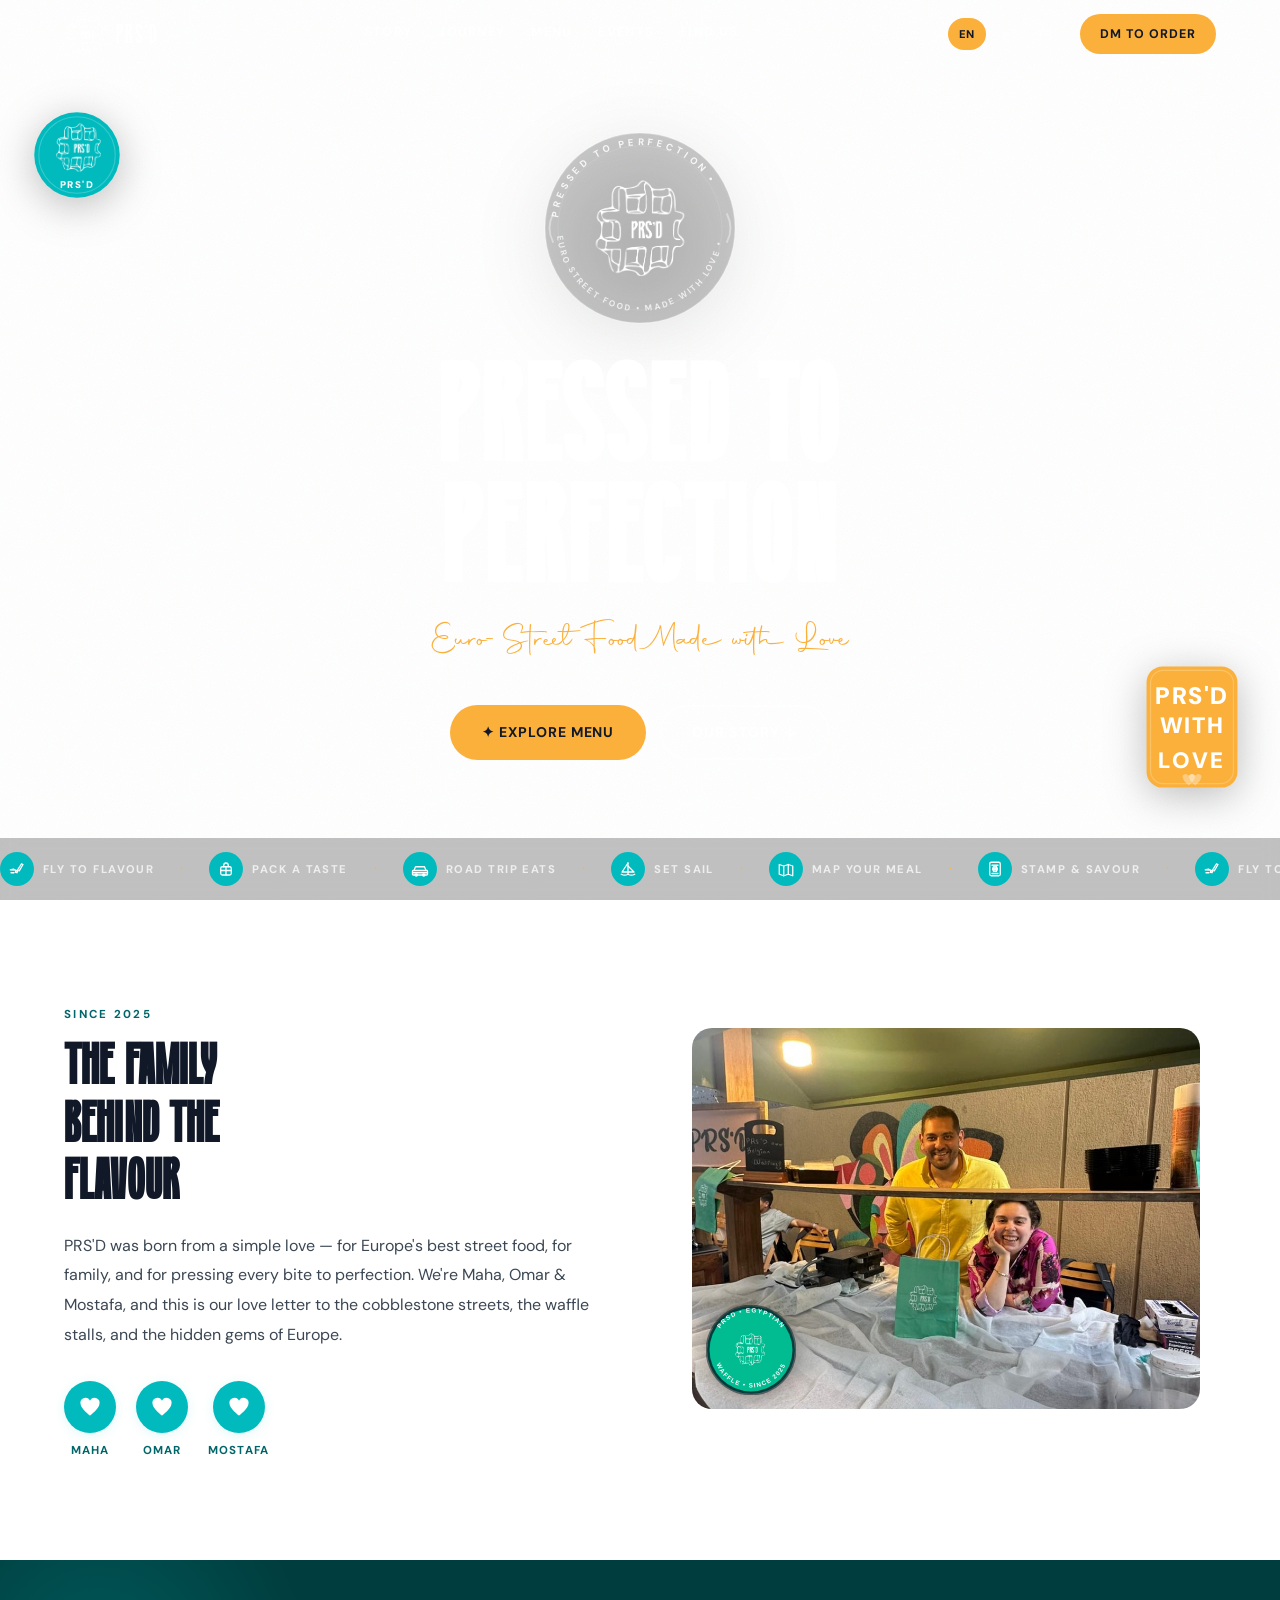
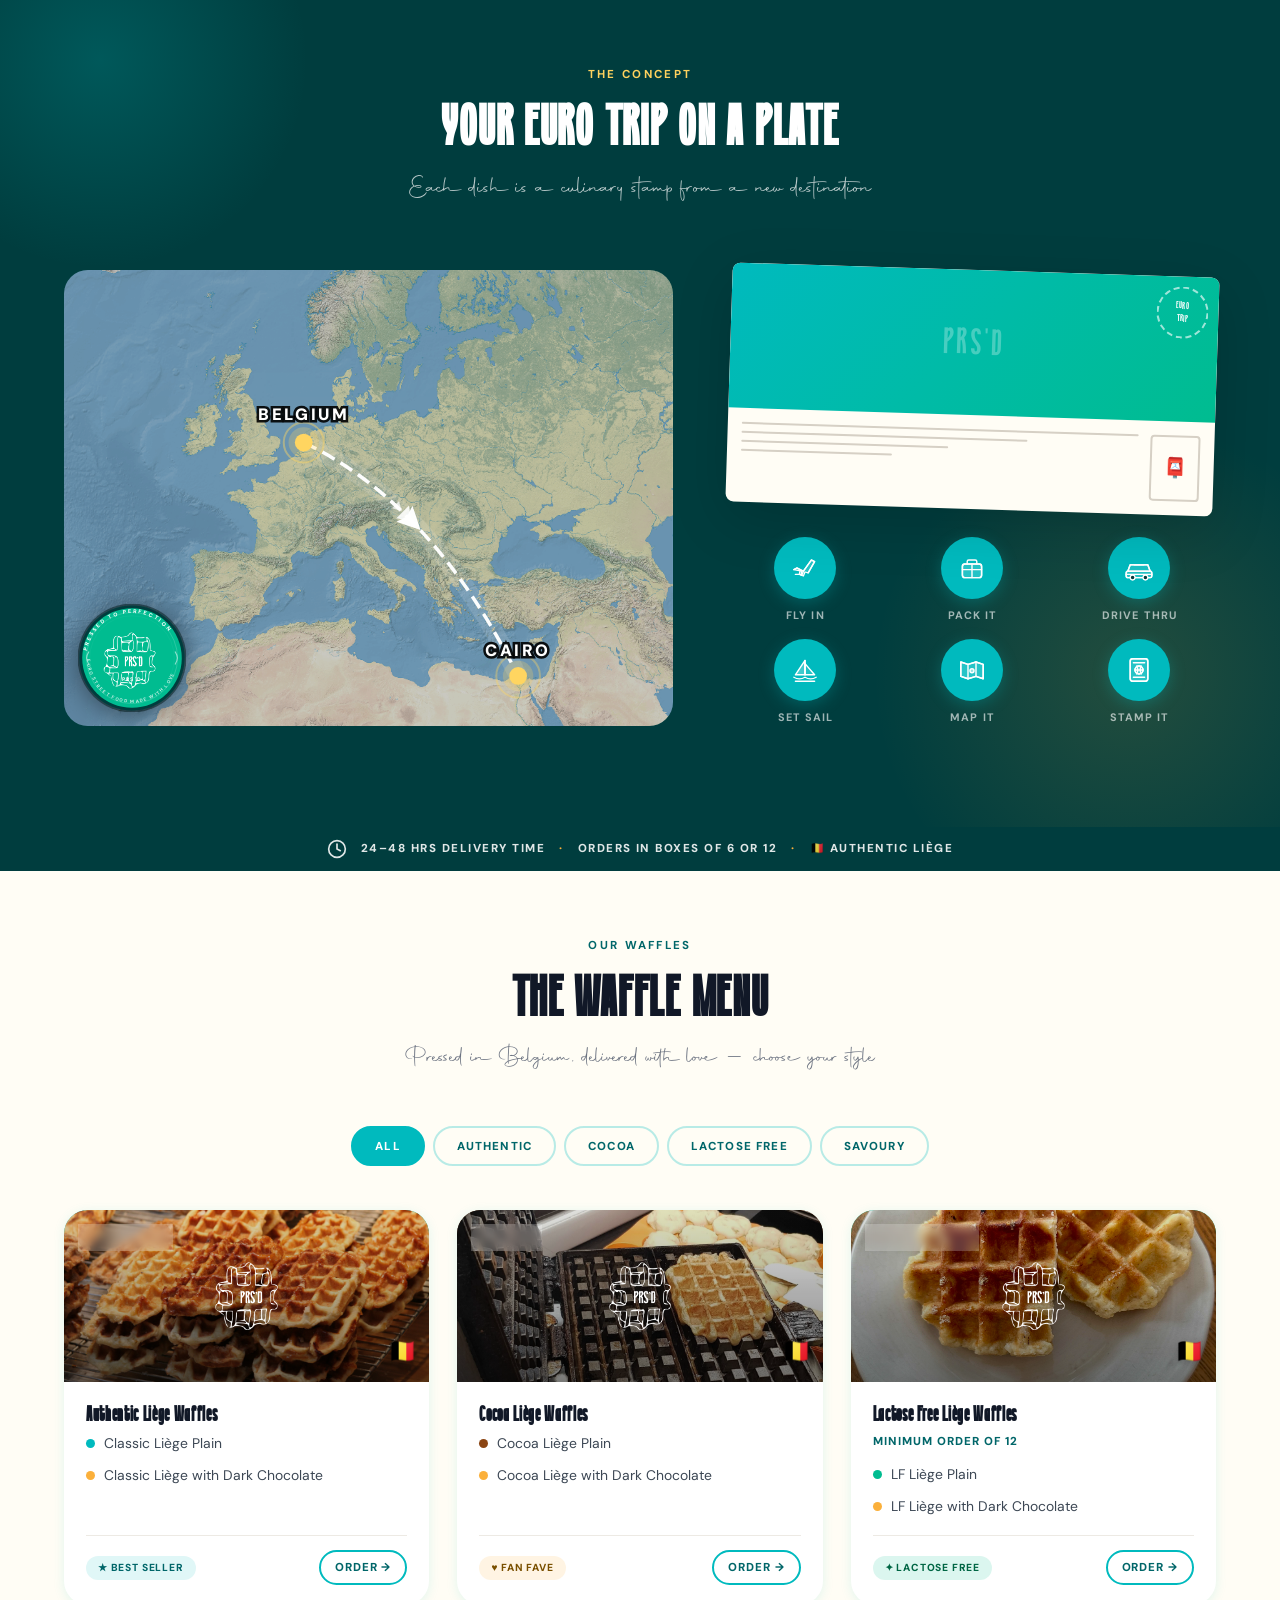
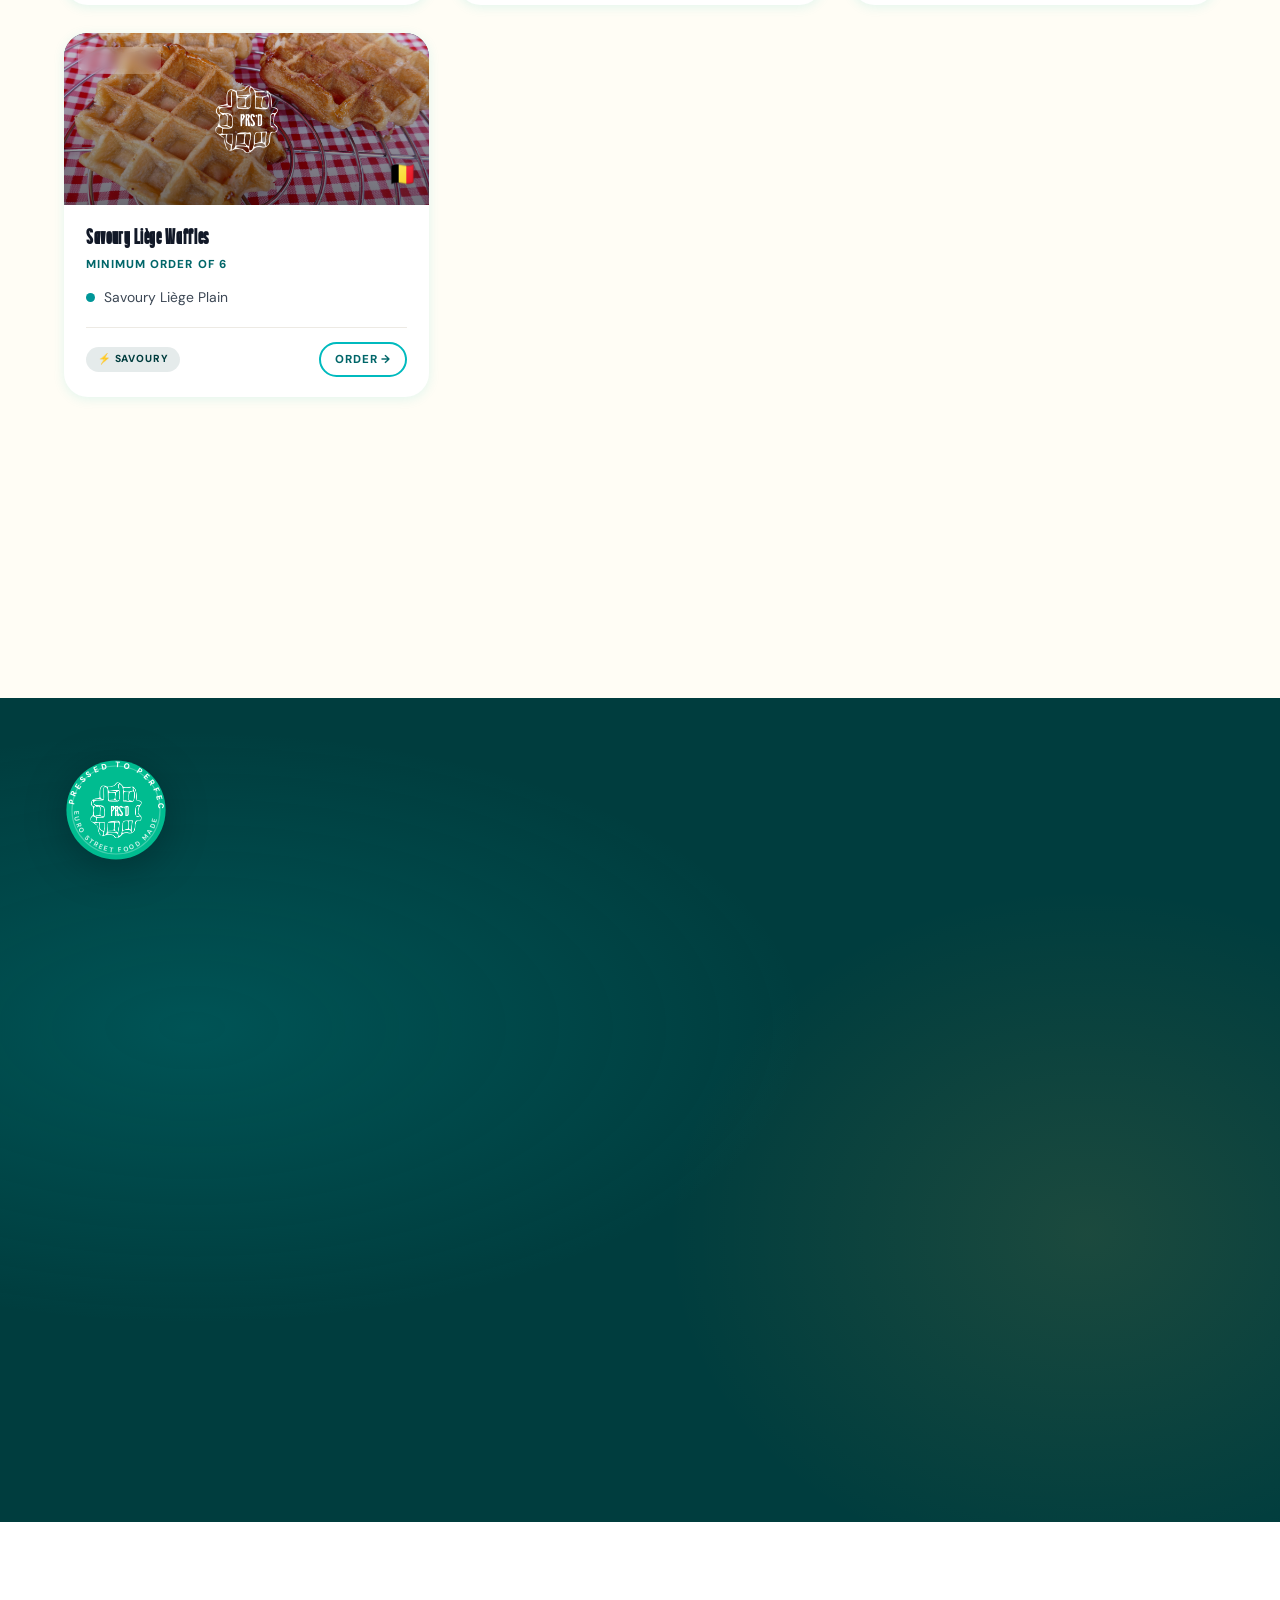
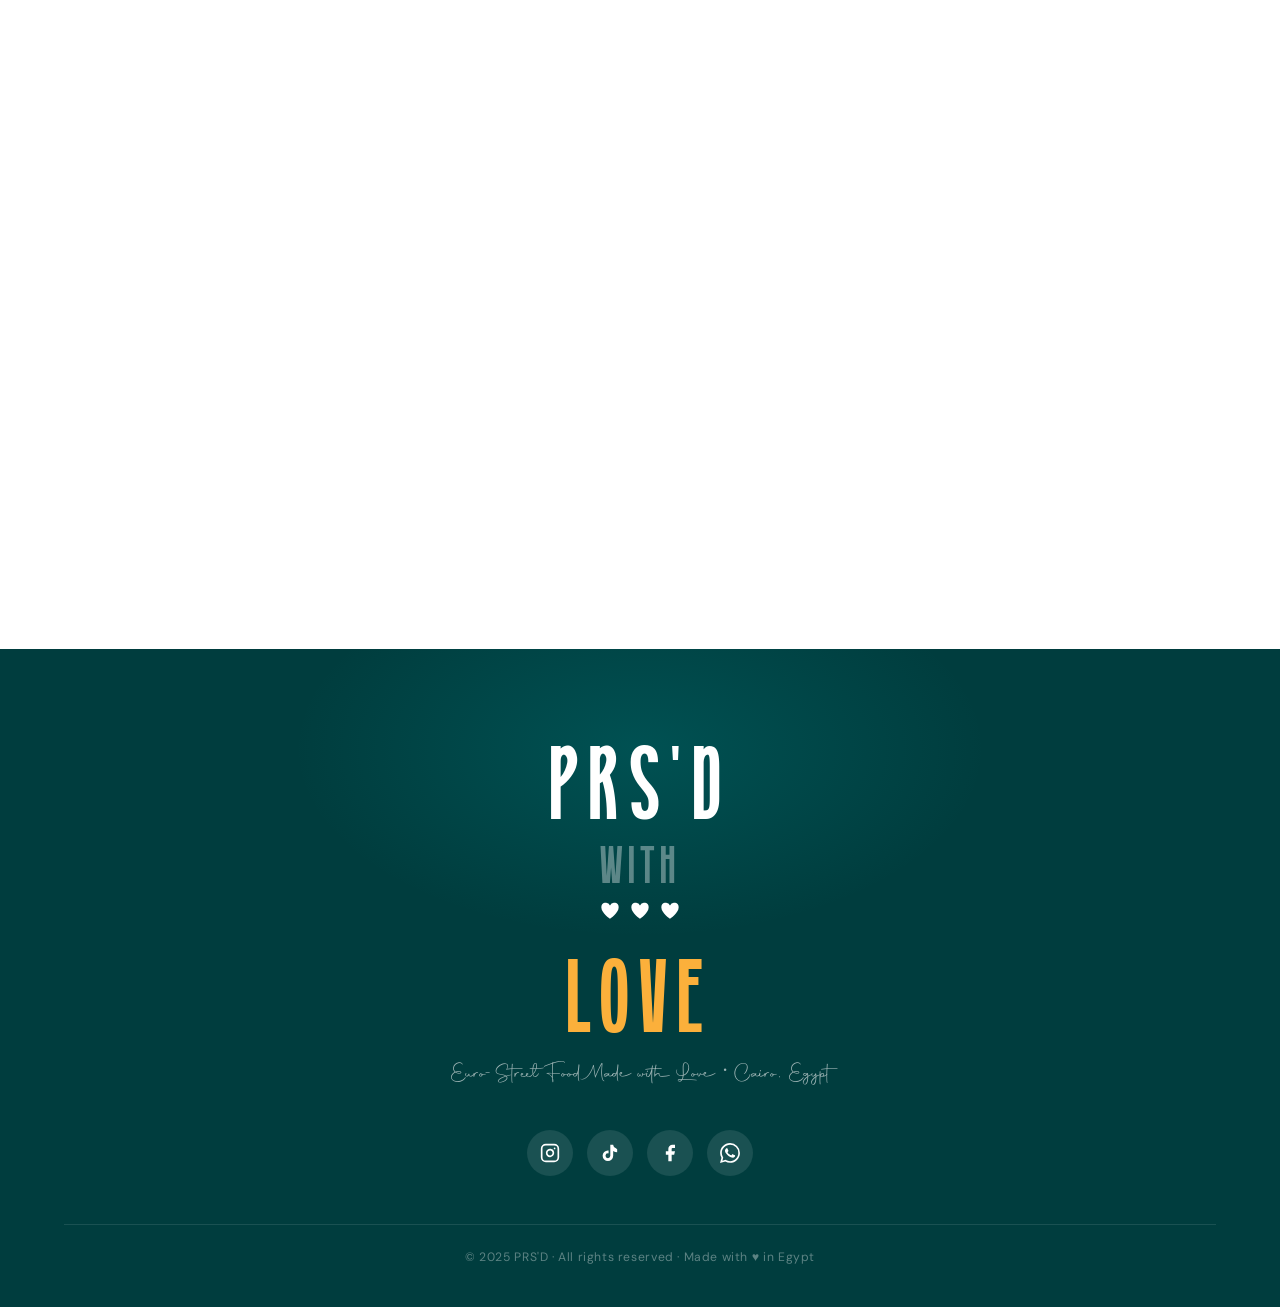
<file: index.html>
<!DOCTYPE html>
<html lang="en" dir="ltr">
<head>
  <meta charset="UTF-8" />
  <meta name="viewport" content="width=device-width, initial-scale=1.0" />
  <meta name="description" content="PRS'D — Euro-Street Food Made with Love. Authentic pressed European street food in Cairo, Egypt." />
  <meta name="theme-color" content="#003D3E" />
  <title>PRS'D — Euro-Street Food Made with Love</title>

  <link rel="icon" type="image/png" href="images/favicon-teal.png" />
  <link rel="apple-touch-icon" href="images/favicon-teal.png" />

  <link rel="preconnect" href="https://fonts.googleapis.com" />
  <link rel="preconnect" href="https://fonts.gstatic.com" crossorigin />
  <link href="https://fonts.googleapis.com/css2?family=DM+Sans:opsz,wght@9..40,400;9..40,500;9..40,700&family=Noto+Sans+Arabic:wght@400;600;700&display=swap" rel="stylesheet" />

  <link rel="stylesheet" href="prsd-website.css" />
  <!-- Google tag (gtag.js) -->
  <script async src="https://www.googletagmanager.com/gtag/js?id=G-LHW9ZW1SXK"></script>
  <script>
    window.dataLayer = window.dataLayer || [];
    function gtag(){dataLayer.push(arguments);}
    gtag('js', new Date());
  
    gtag('config', 'G-LHW9ZW1SXK');
  </script>
</head>
<body>
<div id="scroll-progress" aria-hidden="true"></div>

  <!-- Accessibility: skip navigation -->
  <a class="skip-link" href="#main">Skip to main content</a>

  <!-- ──────────────────────────────────────────────────────────
       NAV
  ────────────────────────────────────────────────────────── -->
  <nav id="nav" role="navigation" aria-label="Main navigation">
    <div class="nav-inner">

      <!-- Logo — actual brand PNG (waffle-shaped logomark) -->
      <a href="#hero" class="nav-logo" aria-label="PRS'D — Go to top">
        <img class="nav-logo-img" alt="PRS'D" aria-hidden="true" src="images/logo-white.png" width="42" height="42" />
        <span class="nav-brand">PRS'D</span>
      </a>

      <!-- Desktop links -->
      <ul class="nav-links" role="list">
        <li><a href="#story"   data-i18n="nav.story">Story</a></li>
        <li><a href="#concept" data-i18n="nav.journey">Journey</a></li>
        <li><a href="#menu"    data-i18n="nav.menu">Menu</a></li>
        <li><a href="#events"  data-i18n="nav.events">Events</a></li>
        <li><a href="#findus"  data-i18n="nav.findus">Find Us</a></li>
      </ul>

      <!-- Right cluster -->
      <div style="display:flex;align-items:center;gap:12px;">
        <div class="lang-sw" role="group" aria-label="Select language">
          <button class="lang-btn" data-lang="en" aria-pressed="true">EN</button>
          <button class="lang-btn" data-lang="ar" aria-pressed="false">ع</button>
          <button class="lang-btn" data-lang="fr" aria-pressed="false">FR</button>
        </div>
        <a href="https://ig.me/m/prsd_eg" target="_blank" rel="noopener" class="nav-cta" data-i18n="nav.order" data-ga-location="nav">DM to Order</a>
        <button class="nav-ham" id="ham" aria-label="Open menu" aria-expanded="false" aria-controls="mobNav">
          <span></span><span></span><span></span>
        </button>
      </div>

    </div>
  </nav>

  <!-- Mobile navigation drawer -->
  <nav id="mobNav" aria-label="Mobile navigation" aria-hidden="true">
    <a href="#story"   class="mob-link" data-i18n="nav.story"   onclick="closeMob()">Story</a>
    <a href="#concept" class="mob-link" data-i18n="nav.journey" onclick="closeMob()">Journey</a>
    <a href="#menu"    class="mob-link" data-i18n="nav.menu"    onclick="closeMob()">Menu</a>
    <a href="#events"  class="mob-link" onclick="closeMob()">Events</a>
    <a href="#findus"  class="mob-link" data-i18n="nav.findus"  onclick="closeMob()">Find Us</a>
    <a href="https://ig.me/m/prsd_eg" target="_blank" rel="noopener" class="mob-order" data-i18n="nav.order" onclick="closeMob()">DM to Order</a>
  </nav>

  <!-- ──────────────────────────────────────────────────────────
       MAIN
  ────────────────────────────────────────────────────────── -->
  <main id="main">

    <!-- ══ HERO ══ -->
    <section id="hero" aria-labelledby="hero-h1">
      <div class="hero-aurora" aria-hidden="true"></div>
      <div class="hero-grain"  aria-hidden="true"></div>

      <div class="hero-content">

        <!-- Badge logo SVG -->
        <div class="hero-badge" role="img" aria-label="PRS'D circular stamp logo">
          <svg viewBox="0 0 200 200" xmlns="http://www.w3.org/2000/svg">
            <defs>
              <path id="arc-t" d="M 17,100 A 83,83 0 0,1 183,100"/>
              <path id="arc-b" d="M 17,100 A 83,83 0 0,0 183,100"/>
            </defs>
            <circle cx="100" cy="100" r="95" fill="rgba(0,0,0,.2)"/>
            <circle cx="100" cy="100" r="95" fill="none" stroke="rgba(255,255,255,.22)" stroke-width="1.5"/>
            <circle cx="100" cy="100" r="82" fill="none" stroke="rgba(255,255,255,.1)"  stroke-width="1"/>
            <text font-family="'DM Sans','Segoe UI',sans-serif" font-size="9.5" font-weight="700" fill="rgba(255,255,255,.85)" letter-spacing="3.5">
              <textPath href="#arc-t" startOffset="4%">PRESSED TO PERFECTION •</textPath>
            </text>
            <text font-family="'DM Sans','Segoe UI',sans-serif" font-size="8.5" font-weight="700" fill="rgba(255,255,255,.72)" letter-spacing="2.2">
              <textPath href="#arc-b" startOffset="3%">EURO STREET FOOD • MADE WITH LOVE •</textPath>
            </text>
            <!-- Actual brand logomark centered in badge -->
            <image href="images/logo-white.png" x="52" y="52" width="96" height="96" preserveAspectRatio="xMidYMid meet"/>
            <!-- Ornamental flourishes -->
            <path d="M 13,86 Q 6,100 13,114"  fill="none" stroke="rgba(255,255,255,.38)" stroke-width="1.8" stroke-linecap="round"/>
            <path d="M 187,86 Q 194,100 187,114" fill="none" stroke="rgba(255,255,255,.38)" stroke-width="1.8" stroke-linecap="round"/>
          </svg>
        </div>

        <h1 class="hero-hl" id="hero-h1" data-i18n-html="hero.headline">PRESSED TO<br>PERFECTION</h1>
        <p class="hero-sub" data-i18n="hero.tagline">Euro-Street Food Made with Love</p>

        <div class="hero-ctas">
          <a href="#menu"  class="btn btn-filled" data-i18n="hero.cta1">✦ Explore Menu</a>
          <a href="#story" class="btn btn-ghost"  data-i18n="hero.cta2">Our Story ↓</a>
        </div>
      </div>

      <!-- Sticker 2: "PRS'D WITH LOVE" amber rounded rect — bottom-right of hero -->
      <div class="sticker-wrap sticker-float" style="bottom:110px;right:40px;--sr:12deg;" aria-hidden="true">
        <svg viewBox="0 0 120 158" width="96" height="126" xmlns="http://www.w3.org/2000/svg">
          <rect x="3" y="3" width="114" height="152" rx="20" fill="#FBB03B"/>
          <rect x="8" y="8" width="104" height="142" rx="16" fill="none" stroke="rgba(255,255,255,.22)" stroke-width="1.5"/>
          <text x="60" y="50" text-anchor="middle" font-family="'DM Sans','Segoe UI',sans-serif"
            font-size="30" font-weight="900" fill="white" letter-spacing="2">PRS'D</text>
          <text x="60" y="86" text-anchor="middle" font-family="'DM Sans','Segoe UI',sans-serif"
            font-size="28" font-weight="900" fill="white" letter-spacing="2">WITH</text>
          <!-- LOVE — single centered element, no split -->
          <text x="60" y="130" text-anchor="middle" font-family="'DM Sans','Segoe UI',sans-serif"
            font-size="28" font-weight="900" fill="white" letter-spacing="3">LOVE</text>
          <!-- decorative heart beneath -->
          <path d="M 48,140 Q 52,136 56,140 Q 60,136 64,140 Q 64,146 56,152 Q 48,146 48,140Z"
                fill="rgba(255,255,255,.35)"/>
          <path d="M 56,140 Q 60,136 64,140 Q 68,136 72,140 Q 72,146 64,152 Q 56,146 56,140Z"
                fill="rgba(255,255,255,.35)"/>
        </svg>
      </div>

      <!-- Sticker 1: teal circle with logo+PRS'D — top-left of hero -->
      <div class="sticker-wrap sticker-float" style="top:110px;left:32px;--sr:-8deg;animation-delay:1.2s;" aria-hidden="true">
        <svg viewBox="0 0 120 120" width="90" height="90" xmlns="http://www.w3.org/2000/svg">
          <circle cx="60" cy="60" r="57" fill="#00BABE"/>
          <circle cx="60" cy="60" r="51" fill="none" stroke="rgba(255,255,255,.22)" stroke-width="1.5"/>
          <image href="images/logo-white.png" x="30" y="18" width="64" height="64" preserveAspectRatio="xMidYMid meet"/>
          <text x="60" y="104" text-anchor="middle" font-family="'DM Sans','Segoe UI',sans-serif"
            font-size="13" font-weight="900" fill="white" letter-spacing="2">PRS'D</text>
        </svg>
      </div>

      <!-- Marquee travel strip -->
      <div class="marquee-strip" aria-hidden="true">
        <div class="mq-track" id="mqTrack"></div>
      </div>
    </section>

    <!-- ══ OUR STORY ══ -->
    <section id="story" aria-labelledby="story-h2">
      <div class="container">
        <div class="story-grid">

          <div class="reveal">
            <span class="eyebrow" data-i18n="story.eyebrow">Since 2025</span>
            <h2 class="story-title" id="story-h2" data-i18n-html="story.title">THE FAMILY<br>BEHIND THE<br>FLAVOUR</h2>
            <p class="story-body" data-i18n="story.body">
              PRS'D was born from a simple love — for Europe's best street food, for family, and for pressing every bite to perfection. We're Maha, Omar &amp; Mostafa, and this is our love letter to the cobblestone streets, the waffle stalls, and the hidden gems of Europe.
            </p>
            <div class="family-row" aria-label="Founding family members">
              <div class="fam-chip"><div class="fam-heart" aria-hidden="true"><svg width="22" height="20" viewBox="0 0 24 22" fill="white" xmlns="http://www.w3.org/2000/svg"><path d="M12 20.5C12 20.5 1.5 13.2 1.5 7A5.5 5.5 0 0 1 12 4.16 5.5 5.5 0 0 1 22.5 7c0 6.2-10.5 13.5-10.5 13.5z"/></svg></div><span class="fam-name">Maha</span></div>
              <div class="fam-chip"><div class="fam-heart" aria-hidden="true"><svg width="22" height="20" viewBox="0 0 24 22" fill="white" xmlns="http://www.w3.org/2000/svg"><path d="M12 20.5C12 20.5 1.5 13.2 1.5 7A5.5 5.5 0 0 1 12 4.16 5.5 5.5 0 0 1 22.5 7c0 6.2-10.5 13.5-10.5 13.5z"/></svg></div><span class="fam-name">Omar</span></div>
              <div class="fam-chip"><div class="fam-heart" aria-hidden="true"><svg width="22" height="20" viewBox="0 0 24 22" fill="white" xmlns="http://www.w3.org/2000/svg"><path d="M12 20.5C12 20.5 1.5 13.2 1.5 7A5.5 5.5 0 0 1 12 4.16 5.5 5.5 0 0 1 22.5 7c0 6.2-10.5 13.5-10.5 13.5z"/></svg></div><span class="fam-name">Mostafa</span></div>
            </div>
          </div>

          <div class="story-vis reveal" aria-hidden="true">
            <!-- Waffle cart photo -->
            <div style="position:relative;border-radius:20px;overflow:hidden;margin-bottom:24px;">
              <img src="images/waffle-cart.jpeg" alt="Our waffle cart" style="width:100%;display:block;aspect-ratio:4/3;object-fit:cover;">
              <!-- Brand badge overlay -->
              <svg viewBox="0 0 230 230" xmlns="http://www.w3.org/2000/svg"
                   style="position:absolute;bottom:14px;left:14px;width:90px;height:90px;filter:drop-shadow(0 4px 14px rgba(0,0,0,.45));"
                   aria-hidden="true">
                <defs>
                  <path id="sc-top" d="M 19,115 A 96,96 0 0,1 211,115"/>
                  <path id="sc-bot" d="M 19,115 A 96,96 0 0,0 211,115"/>
                </defs>
                <circle cx="115" cy="115" r="116" fill="#001818" opacity=".5"/>
                <circle cx="115" cy="115" r="112" fill="#003D3E"/>
                <circle cx="115" cy="115" r="106" fill="#00BC90"/>
                <text font-family="'Helvetica Neue',Arial,sans-serif" font-size="16" font-weight="700" fill="white" letter-spacing="3">
                  <textPath href="#sc-top" startOffset="50%" text-anchor="middle">PRSD • EGYPTIAN</textPath>
                </text>
                <text font-family="'Helvetica Neue',Arial,sans-serif" font-size="16" font-weight="700" fill="white" letter-spacing="3">
                  <textPath href="#sc-bot" startOffset="50%" text-anchor="middle">WAFFLE • SINCE 2025</textPath>
                </text>
                <image href="images/logo-white.png" x="72" y="72" width="82" height="82" preserveAspectRatio="xMidYMid meet"/>
              </svg>
            </div>
            <div style="display:none" hidden><svg viewBox="0 0 360 400" xmlns="http://www.w3.org/2000/svg">
              <defs>
                <radialGradient id="bg-grad" cx="50%" cy="100%" r="80%">
                  <stop offset="0%" stop-color="#003D3E"/>
                  <stop offset="100%" stop-color="#001A1A"/>
                </radialGradient>
                <radialGradient id="lamp-glow" cx="50%" cy="50%" r="50%">
                  <stop offset="0%" stop-color="#F5C842" stop-opacity=".55"/>
                  <stop offset="100%" stop-color="#F5C842" stop-opacity="0"/>
                </radialGradient>
                <filter id="soft-shadow">
                  <feDropShadow dx="0" dy="4" stdDeviation="6" flood-color="#000" flood-opacity=".35"/>
                </filter>
                <path id="arc-top" d="M 60,338 A 120,120 0 0,1 300,338"/>
              </defs>

              <!-- Background panel -->
              <rect width="360" height="400" rx="24" fill="url(#bg-grad)"/>

              <!-- Cobblestone pattern hint -->
              <rect x="0" y="310" width="360" height="90" rx="0" fill="#002828"/>
              <ellipse cx="180" cy="310" rx="240" ry="12" fill="#002020"/>
              <!-- cobblestones -->
              <g fill="#003535" stroke="#004444" stroke-width=".5" opacity=".7">
                <ellipse cx="40"  cy="345" rx="28" ry="10"/>
                <ellipse cx="100" cy="330" rx="26" ry="9"/>
                <ellipse cx="160" cy="348" rx="30" ry="10"/>
                <ellipse cx="220" cy="330" rx="26" ry="9"/>
                <ellipse cx="280" cy="345" rx="28" ry="10"/>
                <ellipse cx="320" cy="332" rx="24" ry="9"/>
                <ellipse cx="70"  cy="365" rx="25" ry="9"/>
                <ellipse cx="140" cy="368" rx="28" ry="9"/>
                <ellipse cx="210" cy="365" rx="27" ry="9"/>
                <ellipse cx="290" cy="368" rx="25" ry="9"/>
              </g>

              <!-- Waffle cart body -->
              <rect x="80" y="210" width="200" height="110" rx="12" fill="#00BABE" filter="url(#soft-shadow)"/>
              <rect x="80" y="210" width="200" height="18"  rx="12" fill="#009698"/>
              <!-- Cart stripe decoration -->
              <rect x="80" y="228" width="200" height="6" fill="#007a7c" opacity=".6"/>
              <!-- Cart window -->
              <rect x="100" y="240" width="160" height="65" rx="8" fill="#005555"/>
              <rect x="100" y="240" width="160" height="65" rx="8" fill="none" stroke="#00BABE" stroke-width="2"/>
              <!-- Waffle iron on counter -->
              <rect x="112" y="252" width="80" height="46" rx="6" fill="#1A0A00"/>
              <rect x="112" y="252" width="80" height="6"  rx="3" fill="#2E1500"/>
              <!-- Waffle grid texture on iron -->
              <g stroke="#3D2000" stroke-width="1" opacity=".8">
                <line x1="122" y1="260" x2="122" y2="296"/>
                <line x1="132" y1="260" x2="132" y2="296"/>
                <line x1="142" y1="260" x2="142" y2="296"/>
                <line x1="152" y1="260" x2="152" y2="296"/>
                <line x1="162" y1="260" x2="162" y2="296"/>
                <line x1="172" y1="260" x2="172" y2="296"/>
                <line x1="112" y1="268" x2="192" y2="268"/>
                <line x1="112" y1="278" x2="192" y2="278"/>
                <line x1="112" y1="288" x2="192" y2="288"/>
              </g>
              <!-- Golden waffle on plate -->
              <rect x="212" y="256" width="38" height="32" rx="5" fill="#D4800A"/>
              <g stroke="#B56800" stroke-width="1">
                <line x1="218" y1="256" x2="218" y2="288"/>
                <line x1="225" y1="256" x2="225" y2="288"/>
                <line x1="232" y1="256" x2="232" y2="288"/>
                <line x1="239" y1="256" x2="239" y2="288"/>
                <line x1="212" y1="263" x2="250" y2="263"/>
                <line x1="212" y1="270" x2="250" y2="270"/>
                <line x1="212" y1="277" x2="250" y2="277"/>
                <line x1="212" y1="284" x2="250" y2="284"/>
              </g>
              <!-- Pearl sugar dots on waffle -->
              <g fill="white" opacity=".85">
                <circle cx="219" cy="260" r="2"/>
                <circle cx="229" cy="267" r="2"/>
                <circle cx="239" cy="261" r="2"/>
                <circle cx="223" cy="275" r="2"/>
                <circle cx="242" cy="279" r="2"/>
                <circle cx="217" cy="283" r="2"/>
                <circle cx="234" cy="285" r="1.5"/>
              </g>

              <!-- Steam from waffle iron -->
              <g stroke="#00BABE" stroke-width="2" stroke-linecap="round" fill="none" opacity=".55">
                <path d="M 128,250 Q 124,242 128,234 Q 132,226 128,218"><animate attributeName="opacity" values=".55;0;.55" dur="2.4s" repeatCount="indefinite"/><animate attributeName="d" values="M 128,250 Q 124,242 128,234 Q 132,226 128,218;M 128,250 Q 132,240 128,232 Q 124,224 128,216;M 128,250 Q 124,242 128,234 Q 132,226 128,218" dur="2.4s" repeatCount="indefinite"/></path>
                <path d="M 145,250 Q 141,240 145,230 Q 149,220 145,212"><animate attributeName="opacity" values="0;.55;0" dur="2.8s" repeatCount="indefinite"/></path>
                <path d="M 162,250 Q 158,242 162,234 Q 166,226 162,218"><animate attributeName="opacity" values=".3;.6;.3" dur="2.1s" repeatCount="indefinite"/></path>
              </g>

              <!-- Cart wheels -->
              <circle cx="110" cy="320" r="16" fill="#004040" stroke="#00BABE" stroke-width="2.5"/>
              <circle cx="110" cy="320" r="8"  fill="none" stroke="#00BABE" stroke-width="1.5"/>
              <circle cx="110" cy="320" r="3"  fill="#00BABE"/>
              <circle cx="250" cy="320" r="16" fill="#004040" stroke="#00BABE" stroke-width="2.5"/>
              <circle cx="250" cy="320" r="8"  fill="none" stroke="#00BABE" stroke-width="1.5"/>
              <circle cx="250" cy="320" r="3"  fill="#00BABE"/>

              <!-- Cart handle -->
              <path d="M 255,260 Q 280,240 280,210 Q 280,190 265,185" stroke="#006666" stroke-width="5" stroke-linecap="round" fill="none"/>
              <circle cx="265" cy="183" r="5" fill="#00BABE"/>

              <!-- Overhead lamp -->
              <line x1="180" y1="0" x2="180" y2="55" stroke="#005555" stroke-width="3"/>
              <path d="M 140,55 Q 180,65 220,55" fill="#F5C842" stroke="#D4A800" stroke-width="1.5"/>
              <ellipse cx="180" cy="58" rx="40" ry="8" fill="#F5C842" opacity=".9"/>
              <ellipse cx="180" cy="130" rx="100" ry="60" fill="url(#lamp-glow)"/>

              <!-- ── FAMILY FIGURES ── -->
              <!-- Figure 1: Maha (left, apron, hair up) -->
              <!-- Head -->
              <circle cx="108" cy="140" r="18" fill="#C68B5A"/>
              <!-- Hair bun -->
              <ellipse cx="108" cy="123" rx="10" ry="7" fill="#3D1F00"/>
              <circle cx="108" cy="118" r="7" fill="#3D1F00"/>
              <!-- Body with apron -->
              <rect x="90" y="158" width="36" height="52" rx="10" fill="#00BABE"/>
              <!-- Apron -->
              <rect x="96" y="158" width="24" height="52" rx="4" fill="white" opacity=".85"/>
              <rect x="98" y="172" width="20" height="24" rx="3" fill="white"/>
              <!-- Arms -->
              <path d="M 90,168 Q 72,178 68,198" stroke="#C68B5A" stroke-width="9" stroke-linecap="round" fill="none"/>
              <path d="M 126,168 Q 138,175 142,190" stroke="#C68B5A" stroke-width="9" stroke-linecap="round" fill="none"/>
              <!-- Legs -->
              <rect x="95"  y="208" width="14" height="30" rx="7" fill="#003D3E"/>
              <rect x="113" y="208" width="14" height="30" rx="7" fill="#003D3E"/>
              <!-- Face -->
              <circle cx="103" cy="139" r="2.5" fill="#3D1F00"/>
              <circle cx="113" cy="139" r="2.5" fill="#3D1F00"/>
              <path d="M 104,147 Q 108,151 112,147" stroke="#3D1F00" stroke-width="1.5" stroke-linecap="round" fill="none"/>
              <!-- Name tag -->
              <text x="108" y="255" text-anchor="middle" font-family="'DM Sans',sans-serif" font-size="9" font-weight="700" fill="rgba(255,255,255,.6)">Maha</text>

              <!-- Figure 2: Omar (center, taller, chef hat) -->
              <!-- Head -->
              <circle cx="185" cy="128" r="20" fill="#8B5E3C"/>
              <!-- Chef hat -->
              <rect x="170" y="98" width="30" height="22" rx="4" fill="white"/>
              <ellipse cx="185" cy="98" rx="20" ry="8" fill="white"/>
              <ellipse cx="185" cy="94" rx="14" ry="12" fill="white"/>
              <!-- Body -->
              <rect x="165" y="148" width="40" height="58" rx="10" fill="white"/>
              <!-- Chef jacket buttons -->
              <circle cx="181" cy="162" r="2.5" fill="#00BABE"/>
              <circle cx="181" cy="172" r="2.5" fill="#00BABE"/>
              <circle cx="181" cy="182" r="2.5" fill="#00BABE"/>
              <!-- Belt -->
              <rect x="165" y="196" width="40" height="8" rx="3" fill="#003D3E"/>
              <!-- Arms -->
              <path d="M 165,158 Q 148,165 142,185" stroke="#8B5E3C" stroke-width="10" stroke-linecap="round" fill="none"/>
              <path d="M 205,158 Q 222,165 226,182" stroke="#8B5E3C" stroke-width="10" stroke-linecap="round" fill="none"/>
              <!-- Legs -->
              <rect x="170" y="204" width="16" height="34" rx="8" fill="#003D3E"/>
              <rect x="190" y="204" width="16" height="34" rx="8" fill="#003D3E"/>
              <!-- Face -->
              <circle cx="179" cy="128" r="3"   fill="#3D1F00"/>
              <circle cx="191" cy="128" r="3"   fill="#3D1F00"/>
              <path d="M 180,137 Q 185,142 190,137" stroke="#3D1F00" stroke-width="1.5" stroke-linecap="round" fill="none"/>
              <!-- Name -->
              <text x="185" y="255" text-anchor="middle" font-family="'DM Sans',sans-serif" font-size="9" font-weight="700" fill="rgba(255,255,255,.6)">Omar</text>

              <!-- Figure 3: Mostafa (right, cap) -->
              <circle cx="260" cy="140" r="18" fill="#7A4A2A"/>
              <!-- Cap -->
              <path d="M 244,133 Q 260,120 276,133" fill="#003D3E" stroke="#003D3E" stroke-width="1"/>
              <rect x="242" y="132" width="36" height="10" rx="5" fill="#003D3E"/>
              <rect x="238" y="138" width="8"  height="4"  rx="2" fill="#003D3E"/>
              <!-- Body -->
              <rect x="243" y="158" width="34" height="50" rx="10" fill="#F5C842"/>
              <!-- Pocket -->
              <rect x="250" y="170" width="10" height="12" rx="3" fill="rgba(0,0,0,.12)"/>
              <!-- Arms -->
              <path d="M 243,168 Q 228,176 225,194" stroke="#7A4A2A" stroke-width="9" stroke-linecap="round" fill="none"/>
              <path d="M 277,168 Q 292,176 295,190" stroke="#7A4A2A" stroke-width="9" stroke-linecap="round" fill="none"/>
              <!-- Waffle in right hand -->
              <rect x="289" y="182" width="20" height="17" rx="3" fill="#D4800A"/>
              <g stroke="#B56800" stroke-width=".8">
                <line x1="293" y1="182" x2="293" y2="199"/>
                <line x1="298" y1="182" x2="298" y2="199"/>
                <line x1="303" y1="182" x2="303" y2="199"/>
                <line x1="289" y1="187" x2="309" y2="187"/>
                <line x1="289" y1="192" x2="309" y2="192"/>
                <line x1="289" y1="197" x2="309" y2="197"/>
              </g>
              <!-- Legs -->
              <rect x="248" y="206" width="13" height="30" rx="6.5" fill="#003D3E"/>
              <rect x="265" y="206" width="13" height="30" rx="6.5" fill="#003D3E"/>
              <!-- Face -->
              <circle cx="255" cy="140" r="2.5" fill="#3D1F00"/>
              <circle cx="265" cy="140" r="2.5" fill="#3D1F00"/>
              <path d="M 256,148 Q 260,152 264,148" stroke="#3D1F00" stroke-width="1.5" stroke-linecap="round" fill="none"/>
              <text x="260" y="255" text-anchor="middle" font-family="'DM Sans',sans-serif" font-size="9" font-weight="700" fill="rgba(255,255,255,.6)">Mostafa</text>

              <!-- Floating hearts / sparkles -->
              <g fill="#F5C842" opacity=".7">
                <text x="60"  y="90" font-size="14">♥</text>
                <text x="290" y="80" font-size="11">♥</text>
                <text x="52"  y="180" font-size="9">✦</text>
                <text x="308" y="160" font-size="9">✦</text>
              </g>

              <!-- Bottom arc text -->
              <text font-family="'DM Sans',sans-serif" font-size="11" font-weight="800" fill="rgba(255,255,255,.45)" letter-spacing="3">
                <textPath href="#arc-top" startOffset="8%">MADE WITH LOVE · BELGIUM TO EGYPT</textPath>
              </text>
            </svg></div>

          </div>

        </div>
      </div>
    </section>

    <!-- ══ THE CONCEPT ══ -->
    <section id="concept" aria-labelledby="concept-h2">
      <div class="container">
        <div class="concept-hd reveal">
          <span class="eyebrow" data-i18n="concept.eyebrow">The Concept</span>
          <h2 class="section-title" id="concept-h2" data-i18n="concept.title">YOUR EURO TRIP ON A PLATE</h2>
          <p class="concept-sub" data-i18n="concept.sub">Each dish is a culinary stamp from a new destination</p>
        </div>

        <div class="concept-grid">

          <!-- Belgium → Egypt flight route map -->
          <div class="map-wrap reveal" style="overflow:visible;background:none;border:none;">
            <!-- Map image + route overlay -->
            <div style="position:relative;border-radius:var(--r-lg);overflow:hidden;line-height:0;">
              <!-- Mercator coords: lon -25°→+50°E, lat 67°→21°N
                   object-position:center 30% reveals down to ~28°N
                   Belgium(4.5°E,50.5°N)→(189,162)  Cairo(31°E,30°N)→(358,346) -->
              <img src="images/europe-northafrica-map.png"
                   alt="Europe and North Africa map"
                   style="width:100%;display:block;aspect-ratio:4/3;object-fit:cover;object-position:center 60%;"
                   loading="lazy">
              <svg style="position:absolute;inset:0;width:100%;height:100%;"
                   viewBox="0 0 480 360" preserveAspectRatio="xMidYMid slice"
                   xmlns="http://www.w3.org/2000/svg">
                <!-- Subtle vignette for legibility -->
                <rect width="480" height="360" fill="rgba(0,0,0,.18)" rx="0"/>
                <!-- Route glow — non-scaling so always thick -->
                <path d="M 189,136 Q 290,184 358,320"
                      fill="none" stroke="white" stroke-width="18" opacity=".12"
                      vector-effect="non-scaling-stroke"/>
                <!-- Dashed flight path — non-scaling stroke -->
                <path d="M 189,136 Q 290,184 358,320"
                      fill="none" stroke="white" stroke-width="3.5"
                      stroke-dasharray="14,7" opacity=".98"
                      vector-effect="non-scaling-stroke"/>
                <!-- Belgium pin -->
                <circle cx="189" cy="136" r="12" fill="#FFD560" opacity=".25"
                        vector-effect="non-scaling-stroke"/>
                <circle cx="189" cy="136" r="7" fill="#FFD560"/>
                <circle cx="189" cy="136" r="7" fill="none" stroke="#FFD560" stroke-width="2"
                        vector-effect="non-scaling-stroke">
                  <animate attributeName="r" values="7;26;7" dur="2.6s" repeatCount="indefinite"/>
                  <animate attributeName="opacity" values=".8;0;.8" dur="2.6s" repeatCount="indefinite"/>
                </circle>
                <text x="189" y="118" text-anchor="middle"
                  font-family="'DM Sans',sans-serif" font-size="13" font-weight="900"
                  fill="white" stroke="rgba(0,0,0,.9)" stroke-width="4" paint-order="stroke"
                  letter-spacing="2">BELGIUM</text>
                <!-- Cairo pin -->
                <circle cx="358" cy="320" r="12" fill="#FFD560" opacity=".25"
                        vector-effect="non-scaling-stroke"/>
                <circle cx="358" cy="320" r="7" fill="#FFD560"/>
                <circle cx="358" cy="320" r="7" fill="none" stroke="#FFD560" stroke-width="2"
                        vector-effect="non-scaling-stroke">
                  <animate attributeName="r" values="7;26;7" dur="2.6s" begin="1.3s" repeatCount="indefinite"/>
                  <animate attributeName="opacity" values=".8;0;.8" dur="2.6s" begin="1.3s" repeatCount="indefinite"/>
                </circle>
                <text x="358" y="304" text-anchor="middle"
                  font-family="'DM Sans',sans-serif" font-size="13" font-weight="900"
                  fill="white" stroke="rgba(0,0,0,.9)" stroke-width="4" paint-order="stroke"
                  letter-spacing="2">CAIRO</text>
                <!-- Animated plane — bigger, non-scaling -->
                <g>
                  <animateMotion dur="5s" repeatCount="indefinite" rotate="auto"
                    path="M 189,136 Q 290,184 358,320"/>
                  <g transform="translate(-14,-10)">
                    <path d="M 28,10 L 10,19 L 13,10 L 10,1 Z" fill="white" opacity=".98"/>
                    <path d="M 18,10 L 8,3 L 8,17 Z" fill="white" opacity=".88"/>
                    <path d="M 7,10 L 0,6 L 0,14 Z" fill="white" opacity=".72"/>
                  </g>
                </g>
              </svg>
              <!-- Badge overlaid on map — bottom-left corner -->
              <svg viewBox="0 0 230 230" xmlns="http://www.w3.org/2000/svg"
                   style="position:absolute;bottom:14px;left:14px;width:108px;height:108px;filter:drop-shadow(0 4px 14px rgba(0,0,0,.45));"
                   aria-hidden="true">
                <defs>
                  <path id="b-top" d="M 19,115 A 96,96 0 0,1 211,115"/>
                  <path id="b-bot" d="M 19,115 A 96,96 0 0,0 211,115"/>
                </defs>
                <circle cx="115" cy="115" r="116" fill="#001818" opacity=".5"/>
                <circle cx="115" cy="115" r="112" fill="#003D3E"/>
                <circle cx="115" cy="115" r="106" fill="#00BC90"/>
                <circle cx="115" cy="115" r="97"  fill="none" stroke="rgba(255,255,255,.24)" stroke-width="1.5"/>
                <circle cx="115" cy="115" r="90"  fill="none" stroke="rgba(255,255,255,.1)"  stroke-width=".8"/>
                <path d="M 23,102 Q 14,115 23,128" fill="none" stroke="rgba(255,255,255,.55)" stroke-width="2.2" stroke-linecap="round"/>
                <path d="M 207,102 Q 216,115 207,128" fill="none" stroke="rgba(255,255,255,.55)" stroke-width="2.2" stroke-linecap="round"/>
                <text font-family="'DM Sans',sans-serif" font-size="11.5" font-weight="800" fill="white" letter-spacing="4.5">
                  <textPath href="#b-top" startOffset="5%">PRESSED TO PERFECTION</textPath>
                </text>
                <text font-family="'DM Sans',sans-serif" font-size="9.5" font-weight="700" fill="rgba(255,255,255,.82)" letter-spacing="2.8">
                  <textPath href="#b-bot" startOffset="1%">EURO STREET FOOD MADE WITH LOVE</textPath>
                </text>
                <image href="images/logo-white.png" x="50" y="60" width="120" height="120" preserveAspectRatio="xMidYMid meet"/>
                <text x="115" y="163" text-anchor="middle"
                  font-family="'DM Sans',sans-serif" font-size="11" font-weight="900"
                  fill="white" letter-spacing="2.5">PRS'D</text>
              </svg>
            </div>
          </div>

          <!-- Postcard + travel icons -->
          <div class="reveal">
            <div class="postcard" role="img" aria-label="PRS'D postcard concept">
              <div class="pc-top">
                <span class="pc-logo">PRS'D</span>
                <div class="pc-stamp" aria-hidden="true">EURO<br>TRIP</div>
              </div>
              <div class="pc-body">
                <div class="pc-lines">
                  <div class="pc-line"></div>
                  <div class="pc-line"></div>
                  <div class="pc-line"></div>
                  <div class="pc-line" style="width:38%"></div>
                </div>
                <div class="pc-stamp-box" aria-hidden="true">📮</div>
              </div>
            </div>

            <div class="travel-grid" role="list" aria-label="Euro-trip concept icons">
              <!-- Airplane -->
              <div class="t-chip" role="listitem">
                <div class="t-ico" aria-hidden="true">
                  <svg viewBox="0 0 40 40" width="32" height="32" fill="none" stroke="white" stroke-width="1.8" stroke-linecap="round" stroke-linejoin="round">
                    <path d="M6 22l4-2 8 4 10-14 4 2-8 14-4-1-2 5-3-1 1-5z" fill="white" fill-opacity=".15" stroke="white" stroke-width="1.6"/>
                    <path d="M6 22l4-2 8 4 10-14 4 2-8 14"/>
                    <path d="M18 24l-2 5-3-1 1-5"/>
                    <line x1="8" y1="28" x2="14" y2="28"/>
                  </svg>
                </div>
                <span class="t-lbl" data-i18n="icons.fly">Fly In</span>
              </div>
              <!-- Suitcase -->
              <div class="t-chip" role="listitem">
                <div class="t-ico" aria-hidden="true">
                  <svg viewBox="0 0 40 40" width="32" height="32" fill="none" stroke="white" stroke-width="1.8" stroke-linecap="round" stroke-linejoin="round">
                    <rect x="8" y="15" width="24" height="17" rx="3" fill="white" fill-opacity=".15"/>
                    <rect x="8" y="15" width="24" height="17" rx="3"/>
                    <path d="M14 15v-3a2 2 0 0 1 2-2h8a2 2 0 0 1 2 2v3"/>
                    <line x1="20" y1="15" x2="20" y2="32"/>
                    <line x1="8" y1="22" x2="32" y2="22"/>
                  </svg>
                </div>
                <span class="t-lbl" data-i18n="icons.pack">Pack It</span>
              </div>
              <!-- Car -->
              <div class="t-chip" role="listitem">
                <div class="t-ico" aria-hidden="true">
                  <svg viewBox="0 0 40 40" width="32" height="32" fill="none" stroke="white" stroke-width="1.8" stroke-linecap="round" stroke-linejoin="round">
                    <path d="M6 24l3-8h22l3 8" fill="white" fill-opacity=".1"/>
                    <path d="M6 24l3-8h22l3 8"/>
                    <rect x="4" y="24" width="32" height="8" rx="2" fill="white" fill-opacity=".15"/>
                    <rect x="4" y="24" width="32" height="8" rx="2"/>
                    <circle cx="12" cy="32" r="3" fill="#003D3E" stroke="white" stroke-width="1.6"/>
                    <circle cx="28" cy="32" r="3" fill="#003D3E" stroke="white" stroke-width="1.6"/>
                    <line x1="4" y1="28" x2="36" y2="28"/>
                    <line x1="14" y1="16" x2="26" y2="16"/>
                  </svg>
                </div>
                <span class="t-lbl" data-i18n="icons.drive">Drive Thru</span>
              </div>
              <!-- Sailboat -->
              <div class="t-chip" role="listitem">
                <div class="t-ico" aria-hidden="true">
                  <svg viewBox="0 0 40 40" width="32" height="32" fill="none" stroke="white" stroke-width="1.8" stroke-linecap="round" stroke-linejoin="round">
                    <path d="M20 8v18" />
                    <path d="M20 8 L8 26 L20 26Z" fill="white" fill-opacity=".25"/>
                    <path d="M20 12 L32 26 L20 26Z" fill="white" fill-opacity=".12"/>
                    <path d="M6 29 Q13 33 20 29 Q27 33 34 29" stroke-width="1.6"/>
                    <line x1="8" y1="34" x2="32" y2="34"/>
                  </svg>
                </div>
                <span class="t-lbl" data-i18n="icons.sail">Set Sail</span>
              </div>
              <!-- Folded map -->
              <div class="t-chip" role="listitem">
                <div class="t-ico" aria-hidden="true">
                  <svg viewBox="0 0 40 40" width="32" height="32" fill="none" stroke="white" stroke-width="1.8" stroke-linecap="round" stroke-linejoin="round">
                    <path d="M6 10l9 3 10-3 9 3v18l-9-3-10 3-9-3z" fill="white" fill-opacity=".15"/>
                    <path d="M6 10l9 3 10-3 9 3v18l-9-3-10 3-9-3z"/>
                    <line x1="15" y1="13" x2="15" y2="31"/>
                    <line x1="25" y1="10" x2="25" y2="28"/>
                    <circle cx="20" cy="21" r="2.5" fill="white" fill-opacity=".5"/>
                  </svg>
                </div>
                <span class="t-lbl" data-i18n="icons.map">Map It</span>
              </div>
              <!-- Passport -->
              <div class="t-chip" role="listitem">
                <div class="t-ico" aria-hidden="true">
                  <svg viewBox="0 0 40 40" width="32" height="32" fill="none" stroke="white" stroke-width="1.8" stroke-linecap="round" stroke-linejoin="round">
                    <rect x="9" y="6" width="22" height="28" rx="3" fill="white" fill-opacity=".15"/>
                    <rect x="9" y="6" width="22" height="28" rx="3"/>
                    <circle cx="20" cy="20" r="5" fill="white" fill-opacity=".2"/>
                    <circle cx="20" cy="20" r="5"/>
                    <line x1="15" y1="20" x2="25" y2="20"/>
                    <path d="M17 15 Q20 20 17 25"/>
                    <path d="M23 15 Q20 20 23 25"/>
                    <line x1="13" y1="29" x2="27" y2="29"/>
                    <line x1="13" y1="11" x2="27" y2="11"/>
                  </svg>
                </div>
                <span class="t-lbl" data-i18n="icons.stamp">Stamp It</span>
              </div>
            </div>
          </div>

        </div>
      </div>
    </section>

    <!-- ══ MENU ══ -->
    <section id="menu" aria-labelledby="menu-h2" style="position:relative;">
      <!-- Sticker: Pressed to Perfection circle badge -->
      <div class="sticker-wrap sticker-float" style="top:-56px;right:5%;--sr:15deg;animation-delay:2s;" aria-hidden="true">
        <svg viewBox="0 0 230 230" xmlns="http://www.w3.org/2000/svg"
                style="position:absolute;bottom:14px;left:14px;width:108px;height:108px;filter:drop-shadow(0 4px 14px rgba(0,0,0,.45));"
                aria-hidden="true">
            <defs>
              <path id="b-top" d="M 19,115 A 96,96 0 0,1 211,115"/>
              <path id="b-bot" d="M 19,115 A 96,96 0 0,0 211,115"/>
            </defs>
            <circle cx="115" cy="115" r="116" fill="#001818" opacity=".5"/>
            <circle cx="115" cy="115" r="112" fill="#003D3E"/>
            <circle cx="115" cy="115" r="106" fill="#00BC90"/>
            <circle cx="115" cy="115" r="97"  fill="none" stroke="rgba(255,255,255,.24)" stroke-width="1.5"/>
            <circle cx="115" cy="115" r="90"  fill="none" stroke="rgba(255,255,255,.1)"  stroke-width=".8"/>
            <path d="M 23,102 Q 14,115 23,128" fill="none" stroke="rgba(255,255,255,.55)" stroke-width="2.2" stroke-linecap="round"/>
            <path d="M 207,102 Q 216,115 207,128" fill="none" stroke="rgba(255,255,255,.55)" stroke-width="2.2" stroke-linecap="round"/>
            <text font-family="'DM Sans',sans-serif" font-size="11.5" font-weight="800" fill="white" letter-spacing="4.5">
              <textPath href="#b-top" startOffset="5%">PRESSED TO PERFECTION</textPath>
            </text>
            <text font-family="'DM Sans',sans-serif" font-size="9.5" font-weight="700" fill="rgba(255,255,255,.82)" letter-spacing="2.8">
              <textPath href="#b-bot" startOffset="1%">EURO STREET FOOD MADE WITH LOVE</textPath>
            </text>
            <image href="images/logo-white.png" x="50" y="60" width="120" height="120" preserveAspectRatio="xMidYMid meet"/>
            <text x="115" y="163" text-anchor="middle"
              font-family="'DM Sans',sans-serif" font-size="11" font-weight="900"
              fill="white" letter-spacing="2.5">PRS'D</text>
          </svg>
      </div>

      <!-- Delivery badge strip -->
      <div class="menu-delivery-strip" aria-label="24-48 hours delivery time">
        <div class="mds-inner">
          <svg width="20" height="20" viewBox="0 0 24 24" fill="none" stroke="currentColor" stroke-width="2" stroke-linecap="round" stroke-linejoin="round" aria-hidden="true"><circle cx="12" cy="12" r="10"/><polyline points="12 6 12 12 16 14"/></svg>
          <span data-i18n="menu.delivery">24–48 hrs Delivery Time</span>
          <span class="mds-sep">·</span>
          <span data-i18n="menu.boxes">Orders in boxes of 6 or 12</span>
          <span class="mds-sep">·</span>
          <span>🇧🇪 Authentic Liège</span>
        </div>
      </div>

      <div class="container">
        <div class="menu-hd reveal">
          <span class="eyebrow" data-i18n="menu.eyebrow">Our Waffles</span>
          <h2 class="section-title" id="menu-h2" data-i18n="menu.title">THE WAFFLE MENU</h2>
          <p class="menu-intro reveal" data-i18n="menu.intro">Pressed in Belgium, delivered with love — choose your style</p>
        </div>

        <!-- Category tabs -->
        <div class="menu-tabs reveal" role="tablist" aria-label="Waffle categories">
          <button class="mtab active" role="tab" aria-selected="true"  data-cat="all"      data-i18n="menu.tab.all">All</button>
          <button class="mtab"        role="tab" aria-selected="false" data-cat="classic"  data-i18n="menu.tab.classic">Authentic</button>
          <button class="mtab"        role="tab" aria-selected="false" data-cat="cocoa"    data-i18n="menu.tab.cocoa">Cocoa</button>
          <button class="mtab"        role="tab" aria-selected="false" data-cat="lf"       data-i18n="menu.tab.lf">Lactose Free</button>
          <button class="mtab"        role="tab" aria-selected="false" data-cat="savoury"  data-i18n="menu.tab.savoury">Savoury</button>
        </div>

        <div class="waffle-grid" id="waffleGrid">

          <!-- ── AUTHENTIC LIÈGE ── -->
          <article class="wcard reveal" data-cat="classic" data-delay="0" aria-labelledby="wc1">
            <div class="wcard-top" style="background:linear-gradient(135deg,#00BABE 0%,#00BC90 100%)">
              <img class="wcard-photo" src="images/waffle-authentic.jpg" alt="Authentic Liège Waffles" loading="lazy">
              <div class="wcard-badge-pill">Authentic</div>
              <div class="wcard-logo-mark" aria-hidden="true">
                <img src="images/logo-white.png" alt="" width="68" height="68">
              </div>
              <div class="wcard-flag" aria-label="Belgium">🇧🇪</div>
            </div>
            <div class="wcard-body">
              <h3 class="wcard-name" id="wc1" data-i18n="menu.w1.name">Authentic Liège Waffles</h3>
              <ul class="wcard-items" aria-label="Variants">
                <li><span class="witem-dot" style="background:var(--teal)"></span><span data-i18n="menu.w1.v1">Classic Liège Plain</span></li>
                <li><span class="witem-dot" style="background:var(--amber)"></span><span data-i18n="menu.w1.v2">Classic Liège with Dark Chocolate</span></li>
              </ul>
              <div class="wcard-foot">
                <span class="wcard-pill wcard-pill--teal" data-i18n="menu.badge.bestseller">★ Best Seller</span>
                <a href="https://ig.me/m/prsd_eg" target="_blank" rel="noopener" class="wcard-order" aria-label="Order on Instagram" data-i18n="menu.order" data-ga-waffle="Authentic Liège Waffles">Order →</a>
              </div>
            </div>
          </article>

          <!-- ── COCOA LIÈGE ── -->
          <article class="wcard reveal" data-cat="cocoa" data-delay="80" aria-labelledby="wc2">
            <div class="wcard-top" style="background:linear-gradient(135deg,#5C3317 0%,#8B4513 100%)">
              <img class="wcard-photo" src="images/waffle-cocoa.jpg" alt="Cocoa Liège Waffles" loading="lazy">
              <div class="wcard-badge-pill">Cocoa</div>
              <div class="wcard-logo-mark" aria-hidden="true">
                <img src="images/logo-white.png" alt="" width="68" height="68">
              </div>
              <div class="wcard-flag" aria-label="Belgium">🇧🇪</div>
            </div>
            <div class="wcard-body">
              <h3 class="wcard-name" id="wc2" data-i18n="menu.w2.name">Cocoa Liège Waffles</h3>
              <ul class="wcard-items" aria-label="Variants">
                <li><span class="witem-dot" style="background:#8B4513"></span><span data-i18n="menu.w2.v1">Cocoa Liège Plain</span></li>
                <li><span class="witem-dot" style="background:var(--amber)"></span><span data-i18n="menu.w2.v2">Cocoa Liège with Dark Chocolate</span></li>
              </ul>
              <div class="wcard-foot">
                <span class="wcard-pill wcard-pill--amber" data-i18n="menu.badge.fan">♥ Fan Fave</span>
                <a href="https://ig.me/m/prsd_eg" target="_blank" rel="noopener" class="wcard-order" aria-label="Order on Instagram" data-i18n="menu.order" data-ga-waffle="Cocoa Liège Waffles">Order →</a>
              </div>
            </div>
          </article>

          <!-- ── LACTOSE FREE ── -->
          <article class="wcard reveal" data-cat="lf" data-delay="160" aria-labelledby="wc3">
            <div class="wcard-top" style="background:linear-gradient(135deg,#00BC90 0%,#00a07a 100%)">
              <img class="wcard-photo" src="images/waffle-lactosefree.jpg" alt="Lactose Free Liège Waffles" loading="lazy">
              <div class="wcard-badge-pill">Lactose Free</div>
              <div class="wcard-logo-mark" aria-hidden="true">
                <img src="images/logo-white.png" alt="" width="68" height="68">
              </div>
              <div class="wcard-flag" aria-label="Belgium">🇧🇪</div>
            </div>
            <div class="wcard-body">
              <h3 class="wcard-name" id="wc3" data-i18n="menu.w3.name">Lactose Free Liège Waffles</h3>
              <p class="wcard-note" data-i18n="menu.w3.note">Minimum order of 12</p>
              <ul class="wcard-items" aria-label="Variants">
                <li><span class="witem-dot" style="background:var(--green)"></span><span data-i18n="menu.w3.v1">LF Liège Plain</span></li>
                <li><span class="witem-dot" style="background:var(--amber)"></span><span data-i18n="menu.w3.v2">LF Liège with Dark Chocolate</span></li>
              </ul>
              <div class="wcard-foot">
                <span class="wcard-pill wcard-pill--green" data-i18n="menu.badge.lf">✦ Lactose Free</span>
                <a href="https://ig.me/m/prsd_eg" target="_blank" rel="noopener" class="wcard-order" aria-label="Order on Instagram" data-i18n="menu.order" data-ga-waffle="Lactose Free Liège Waffles">Order →</a>
              </div>
            </div>
          </article>

          <!-- ── SAVOURY ── -->
          <article class="wcard reveal" data-cat="savoury" data-delay="240" aria-labelledby="wc4">
            <div class="wcard-top" style="background:linear-gradient(135deg,#003D3E 0%,#006669 100%)">
              <img class="wcard-photo" src="images/waffle-savoury.jpg" alt="Savoury Liège Waffles" loading="lazy">
              <div class="wcard-badge-pill">Savoury</div>
              <div class="wcard-logo-mark" aria-hidden="true">
                <img src="images/logo-white.png" alt="" width="68" height="68">
              </div>
              <div class="wcard-flag" aria-label="Belgium">🇧🇪</div>
            </div>
            <div class="wcard-body">
              <h3 class="wcard-name" id="wc4" data-i18n="menu.w4.name">Savoury Liège Waffles</h3>
              <p class="wcard-note" data-i18n="menu.w4.note">Minimum order of 6</p>
              <ul class="wcard-items" aria-label="Variants">
                <li><span class="witem-dot" style="background:var(--teal-dark)"></span><span data-i18n="menu.w4.v1">Savoury Liège Plain</span></li>
              </ul>
              <div class="wcard-foot">
                <span class="wcard-pill wcard-pill--dark" data-i18n="menu.badge.savoury">⚡ Savoury</span>
                <a href="https://ig.me/m/prsd_eg" target="_blank" rel="noopener" class="wcard-order" aria-label="Order on Instagram" data-i18n="menu.order" data-ga-waffle="Savoury Liège Waffles">Order →</a>
              </div>
            </div>
          </article>

        </div>

        <!-- Add-ons row -->
        <div class="addons-row reveal">
          <span class="addons-label" data-i18n="menu.addons.title">Add-ons per waffle</span>
          <div class="addons-chips">
            <span class="addon-chip" data-i18n="menu.addons.c1">🍒 Cranberries</span>
          </div>
        </div>

        <div class="menu-cta reveal">
          <a href="https://ig.me/m/prsd_eg" target="_blank" rel="noopener noreferrer" class="btn btn-filled" data-i18n="menu.cta" data-ga-location="menu_section">
            <svg width="18" height="18" viewBox="0 0 24 24" fill="currentColor" aria-hidden="true"><path d="M12 2.163c3.204 0 3.584.012 4.85.07 3.252.148 4.771 1.691 4.919 4.919.058 1.265.069 1.645.069 4.849 0 3.205-.012 3.584-.069 4.849-.149 3.225-1.664 4.771-4.919 4.919-1.266.058-1.644.07-4.85.07-3.204 0-3.584-.012-4.849-.07-3.26-.149-4.771-1.699-4.919-4.92-.058-1.265-.07-1.644-.07-4.849 0-3.204.013-3.583.07-4.849.149-3.227 1.664-4.771 4.919-4.919 1.266-.057 1.645-.069 4.849-.069zm0-2.163c-3.259 0-3.667.014-4.947.072-4.358.2-6.78 2.618-6.98 6.98-.059 1.281-.073 1.689-.073 4.948 0 3.259.014 3.668.072 4.948.2 4.358 2.618 6.78 6.98 6.98 1.281.058 1.689.072 4.948.072 3.259 0 3.668-.014 4.948-.072 4.354-.2 6.782-2.618 6.979-6.98.059-1.28.073-1.689.073-4.948 0-3.259-.014-3.667-.072-4.947-.196-4.354-2.617-6.78-6.979-6.98-1.281-.059-1.69-.073-4.949-.073zm0 5.838c-3.403 0-6.162 2.759-6.162 6.162s2.759 6.163 6.162 6.163 6.162-2.759 6.162-6.163c0-3.403-2.759-6.162-6.162-6.162zm0 10.162c-2.209 0-4-1.79-4-4 0-2.209 1.791-4 4-4s4 1.791 4 4c0 2.21-1.791 4-4 4zm6.406-11.845c-.796 0-1.441.645-1.441 1.44s.645 1.44 1.441 1.44c.795 0 1.439-.645 1.439-1.44s-.644-1.44-1.439-1.44z"/></svg>
            <span data-i18n="menu.cta">Order on Instagram</span>
          </a>
        </div>
      </div>
    </section>

    <!-- ══ EVENTS / INSTAGRAM FEED ══ -->
    <section id="events" aria-labelledby="events-h2" style="position:relative;">
      <!-- Sticker 4: Pressed to Perfection circular badge — top right -->
      <div class="sticker-wrap sticker-float" style="top:60px;left:5%;--sr:-14deg;animation-delay:0.6s;" aria-hidden="true">
        <svg viewBox="0 0 130 130" width="104" height="104">
          <circle cx="65" cy="65" r="62" fill="#00BC90"/>
          <circle cx="65" cy="65" r="55" fill="none" stroke="rgba(255,255,255,.28)" stroke-width="1.5"/>
          <defs>
            <path id="s4-t" d="M 12,65 A 53,53 0 0,1 118,65"/>
            <path id="s4-b" d="M 12,65 A 53,53 0 0,0 118,65"/>
          </defs>
          <text font-family="'DM Sans',sans-serif" font-size="10" font-weight="800" fill="white" letter-spacing="3.5">
            <textPath href="#s4-t" startOffset="4%">PRESSED TO PERFECTION</textPath>
          </text>
          <text font-family="'DM Sans',sans-serif" font-size="8.5" font-weight="700" fill="rgba(255,255,255,.8)" letter-spacing="2.2">
            <textPath href="#s4-b" startOffset="1%">EURO STREET FOOD MADE WITH LOVE</textPath>
          </text>
          <!-- Logo instead of box icon -->
          <image href="images/logo-white.png" x="30" y="30" width="70" height="70" preserveAspectRatio="xMidYMid meet"/>
        </svg>
      </div>
      <div class="container">
        <div class="events-hd reveal">
          <span class="eyebrow">Follow the Feed</span>
          <h2 class="section-title" id="events-h2">WHAT'S ON @ PRS'D</h2>
          <span class="events-tagline">Catch us live — pop-ups, markets &amp; waffle moments</span>
        </div>

        <div class="events-grid">

          <article class="event-card reveal" data-delay="0">
            <div class="event-date">Upcoming</div>
            <h3 class="event-title">Weekend Waffle Pop Up</h3>
            <p class="event-desc">Find us in 6th of October City every weekend. Fresh-pressed Liège waffles, made to order. 24-48hr pre-orders open via Instagram DM.</p>
            <span class="event-tag">
              <svg width="12" height="12" viewBox="0 0 24 24" fill="none" stroke="currentColor" stroke-width="2" aria-hidden="true"><rect x="3" y="4" width="18" height="18" rx="2"/><line x1="16" y1="2" x2="16" y2="6"/><line x1="8" y1="2" x2="8" y2="6"/><line x1="3" y1="10" x2="21" y2="10"/></svg>
              Pop-Up Market
            </span>
          </article>

          <article class="event-card reveal" data-delay="80">
            <div class="event-date">Every Week</div>
            <h3 class="event-title">Order Window Open</h3>
            <p class="event-desc">DM us on Instagram to place your weekly order. Boxes of 6 or 12. Classic, Cocoa, Lactose Free &amp; Savoury — all pressed to perfection.</p>
            <span class="event-tag">
              <svg width="12" height="12" viewBox="0 0 24 24" fill="currentColor" aria-hidden="true"><path d="M12 2.163c3.204 0 3.584.012 4.85.07 3.252.148 4.771 1.691 4.919 4.919.058 1.265.069 1.645.069 4.849 0 3.205-.012 3.584-.069 4.849-.149 3.225-1.664 4.771-4.919 4.919-1.266.058-1.644.07-4.85.07-3.204 0-3.584-.012-4.849-.07-3.26-.149-4.771-1.699-4.919-4.92-.058-1.265-.07-1.644-.07-4.849 0-3.204.013-3.583.07-4.849.149-3.227 1.664-4.771 4.919-4.919 1.266-.057 1.645-.069 4.849-.069zm0-2.163c-3.259 0-3.667.014-4.947.072-4.358.2-6.78 2.618-6.98 6.98-.059 1.281-.073 1.689-.073 4.948 0 3.259.014 3.668.072 4.948.2 4.358 2.618 6.78 6.98 6.98 1.281.058 1.689.072 4.948.072 3.259 0 3.668-.014 4.948-.072 4.354-.2 6.782-2.618 6.979-6.98.059-1.28.073-1.689.073-4.948 0-3.259-.014-3.667-.072-4.947-.196-4.354-2.617-6.78-6.979-6.98-1.281-.059-1.69-.073-4.949-.073zm0 5.838c-3.403 0-6.162 2.759-6.162 6.162s2.759 6.163 6.162 6.163 6.162-2.759 6.162-6.163c0-3.403-2.759-6.162-6.162-6.162zm0 10.162c-2.209 0-4-1.79-4-4 0-2.209 1.791-4 4-4s4 1.791 4 4c0 2.21-1.791 4-4 4zm6.406-11.845c-.796 0-1.441.645-1.441 1.44s.645 1.44 1.441 1.44c.795 0 1.439-.645 1.439-1.44s-.644-1.44-1.439-1.44z"/></svg>
              Order on Instagram
            </span>
          </article>

          <article class="event-card reveal" data-delay="160">
            <div class="event-date">Special Edition</div>
            <h3 class="event-title">Gift Box Season</h3>
            <p class="event-desc">Send a box of waffles as a gift. Matched or mismatched boxes of 6 or 12, beautifully packaged with love from Belgium to Egypt.</p>
            <span class="event-tag">
              <svg width="12" height="12" viewBox="0 0 24 24" fill="none" stroke="currentColor" stroke-width="2" aria-hidden="true"><path d="M20 12v10H4V12"/><path d="M22 7H2v5h20V7z"/><path d="M12 22V7"/><path d="M12 7H7.5a2.5 2.5 0 0 1 0-5C11 2 12 7 12 7z"/><path d="M12 7h4.5a2.5 2.5 0 0 0 0-5C13 2 12 7 12 7z"/></svg>
              Gift Box
            </span>
          </article>

        </div>

        <div class="events-ig-cta reveal">
          <span class="events-ig-note">Follow @prsd_eg for live updates &amp; order windows</span>
          <a href="https://www.instagram.com/prsd_eg/" target="_blank" rel="noopener noreferrer" class="btn btn-ghost" style="margin:0 auto;" data-ga-location="events_section">
            <svg width="18" height="18" viewBox="0 0 24 24" fill="currentColor" aria-hidden="true"><path d="M12 2.163c3.204 0 3.584.012 4.85.07 3.252.148 4.771 1.691 4.919 4.919.058 1.265.069 1.645.069 4.849 0 3.205-.012 3.584-.069 4.849-.149 3.225-1.664 4.771-4.919 4.919-1.266.058-1.644.07-4.85.07-3.204 0-3.584-.012-4.849-.07-3.26-.149-4.771-1.699-4.919-4.92-.058-1.265-.07-1.644-.07-4.849 0-3.204.013-3.583.07-4.849.149-3.227 1.664-4.771 4.919-4.919 1.266-.057 1.645-.069 4.849-.069zm0-2.163c-3.259 0-3.667.014-4.947.072-4.358.2-6.78 2.618-6.98 6.98-.059 1.281-.073 1.689-.073 4.948 0 3.259.014 3.668.072 4.948.2 4.358 2.618 6.78 6.98 6.98 1.281.058 1.689.072 4.948.072 3.259 0 3.668-.014 4.948-.072 4.354-.2 6.782-2.618 6.979-6.98.059-1.28.073-1.689.073-4.948 0-3.259-.014-3.667-.072-4.947-.196-4.354-2.617-6.78-6.979-6.98-1.281-.059-1.69-.073-4.949-.073zm0 5.838c-3.403 0-6.162 2.759-6.162 6.162s2.759 6.163 6.162 6.163 6.162-2.759 6.162-6.163c0-3.403-2.759-6.162-6.162-6.162zm0 10.162c-2.209 0-4-1.79-4-4 0-2.209 1.791-4 4-4s4 1.791 4 4c0 2.21-1.791 4-4 4zm6.406-11.845c-.796 0-1.441.645-1.441 1.44s.645 1.44 1.441 1.44c.795 0 1.439-.645 1.439-1.44s-.644-1.44-1.439-1.44z"/></svg>
            Follow @prsd_eg
          </a>
        </div>
      </div>
    </section>

    <!-- ══ FIND US ══ -->
    <section id="findus" aria-labelledby="findus-h2">
      <div class="container">
        <div class="findus-grid">

          <div class="reveal">
            <span class="eyebrow" data-i18n="findus.eyebrow">Come Visit</span>
            <h2 class="section-title findus-title" id="findus-h2" data-i18n-html="findus.title">STAMP YOUR<br>PASSPORT</h2>

            <div class="info-rows">
              <div class="info-row">
                <div class="info-ico" aria-hidden="true">📍</div>
                <div class="info-txt">
                  <strong data-i18n="findus.loc.lbl">Location</strong>
                  <p data-i18n-html="findus.loc.val">6th of October City, Giza<br><span style="font-size:.8rem;color:var(--teal-text);font-weight:700;">🔜 Opening soon in Maadi · Zamalek · New Cairo</span></p>
                </div>
              </div>
              <div class="info-row">
                <div class="info-ico" aria-hidden="true">⏰</div>
                <div class="info-txt">
                  <strong data-i18n="findus.hrs.lbl">Opening Hours</strong>
                  <p data-i18n-html="findus.hrs.val">Sun–Thu: 12:00 – 22:00<br>Fri–Sat: 12:00 – 00:00</p>
                </div>
              </div>
              <div class="info-row">
                <div class="info-ico" aria-hidden="true">📞</div>
                <div class="info-txt">
                  <strong data-i18n="findus.ct.lbl">Get in Touch</strong>
                  <p data-i18n-html="findus.ct.val">@prsd.eg on Instagram<br>WhatsApp: +20 100 000 0000</p>
                </div>
              </div>
            </div>

            <div class="findus-actions">
              <a href="https://maps.google.com" target="_blank" rel="noopener noreferrer"
                 class="btn btn-outline" data-i18n="findus.dir">Get Directions →</a>
              <a href="https://ig.me/m/prsd_eg" target="_blank" rel="noopener" class="btn btn-filled" data-i18n="findus.order" data-ga-location="findus_section">DM to Order ✦</a>
            </div>
          </div>

          <div class="map-frame reveal" aria-label="Map showing PRS'D location in 6th of October City, Giza" style="position:relative;">
            <iframe
              src="https://www.openstreetmap.org/export/embed.html?bbox=30.2%2C29.65%2C31.5%2C30.35&amp;layer=mapnik"
              style="width:100%;height:100%;border:0;display:block;min-height:380px;pointer-events:none;"
              title="PRS'D location — 6th of October City, Giza"
              loading="lazy"
              scrolling="no"
              tabindex="-1"
            ></iframe>
            <!-- Interaction blocker — keeps map as pure display, no pan/zoom/click -->
            <div style="position:absolute;inset:0;z-index:1;cursor:default;" aria-hidden="true"></div>
            <!-- Custom teal pulsating pin — 29.967°N 30.967°E within bbox 30.2–31.5°E / 29.65–30.35°N -->
            <!-- left=(30.967-30.2)/(31.5-30.2)=59%  top=(30.35-29.967)/(30.35-29.65)=55% -->
            <div class="map-custom-pin" style="left:59%;top:55%;" aria-hidden="true">
              <div class="map-custom-pin__ring"></div>
              <div class="map-custom-pin__ring"></div>
              <div class="map-custom-pin__dot"></div>
            </div>

            <!-- info chip overlay -->
            <div class="map-info-chip">
              <div class="map-chip-dot"></div>
              <div class="map-chip-label" data-i18n="findus.map.lbl">
                6th of October City
                <span data-i18n="findus.map.sub">Giza · More districts coming soon</span>
              </div>
            </div>
          </div>

        </div>
      </div>
    </section>

  </main>

  <!-- ──────────────────────────────────────────────────────────
       FOOTER
  ────────────────────────────────────────────────────────── -->
  <footer id="footer" role="contentinfo">
    <div class="container footer-in">

      <div class="footer-wm" aria-label="PRS'D With Love">
        <span class="fw fw-prs">PRS'D</span>
        <span class="fw fw-with">WITH</span>
        <div class="footer-hearts" aria-hidden="true">
          <svg width="20" height="18" viewBox="0 0 24 22" fill="white" xmlns="http://www.w3.org/2000/svg"><path d="M12 20.5C12 20.5 1.5 13.2 1.5 7A5.5 5.5 0 0 1 12 4.16 5.5 5.5 0 0 1 22.5 7c0 6.2-10.5 13.5-10.5 13.5z"/></svg>
          <svg width="20" height="18" viewBox="0 0 24 22" fill="white" xmlns="http://www.w3.org/2000/svg"><path d="M12 20.5C12 20.5 1.5 13.2 1.5 7A5.5 5.5 0 0 1 12 4.16 5.5 5.5 0 0 1 22.5 7c0 6.2-10.5 13.5-10.5 13.5z"/></svg>
          <svg width="20" height="18" viewBox="0 0 24 22" fill="white" xmlns="http://www.w3.org/2000/svg"><path d="M12 20.5C12 20.5 1.5 13.2 1.5 7A5.5 5.5 0 0 1 12 4.16 5.5 5.5 0 0 1 22.5 7c0 6.2-10.5 13.5-10.5 13.5z"/></svg>
        </div>
        <span class="fw fw-love">LOVE</span>
      </div>

      <p class="footer-tagline" data-i18n="footer.tagline">Euro-Street Food Made with Love · Cairo, Egypt</p>

      <div class="social-row" aria-label="Follow us on social media">
        <a href="https://www.instagram.com/prsd_eg/" target="_blank" rel="noopener" class="soc-btn" aria-label="Instagram @prsd_eg" data-ga-location="footer_instagram">
          <svg width="20" height="20" viewBox="0 0 24 24" fill="none" stroke="currentColor" stroke-width="2" stroke-linecap="round" stroke-linejoin="round" aria-hidden="true">
            <rect x="2" y="2" width="20" height="20" rx="5"/>
            <path d="M16 11.37A4 4 0 1 1 12.63 8 4 4 0 0 1 16 11.37z"/>
            <line x1="17.5" y1="6.5" x2="17.51" y2="6.5"/>
          </svg>
        </a>
        <a href="https://ig.me/m/prsd_eg" target="_blank" rel="noopener" class="soc-btn" aria-label="TikTok" data-ga-location="footer_tiktok">
          <svg width="20" height="20" viewBox="0 0 24 24" fill="currentColor" aria-hidden="true">
            <path d="M19.59 6.69a4.83 4.83 0 01-3.77-4.25V2h-3.45v13.67a2.89 2.89 0 01-2.88 2.5 2.89 2.89 0 01-2.89-2.89 2.89 2.89 0 012.89-2.89c.28 0 .54.04.79.1V9.01a6.33 6.33 0 00-.79-.05 6.34 6.34 0 00-6.34 6.34 6.34 6.34 0 006.34 6.34 6.34 6.34 0 006.33-6.34V9.55a8.16 8.16 0 004.77 1.52V7.62a4.85 4.85 0 01-1-.93z"/>
          </svg>
        </a>
        <a href="https://www.instagram.com/prsd_eg/" target="_blank" rel="noopener" class="soc-btn" aria-label="Facebook" data-ga-location="footer_facebook">
          <svg width="20" height="20" viewBox="0 0 24 24" fill="currentColor" aria-hidden="true">
            <path d="M18 2h-3a5 5 0 00-5 5v3H7v4h3v8h4v-8h3l1-4h-4V7a1 1 0 011-1h3z"/>
          </svg>
        </a>
        <a href="https://ig.me/m/prsd_eg" target="_blank" rel="noopener" class="soc-btn" aria-label="WhatsApp" data-ga-location="footer_whatsapp">
          <svg width="20" height="20" viewBox="0 0 24 24" fill="currentColor" aria-hidden="true">
            <path d="M17.472 14.382c-.297-.149-1.758-.867-2.03-.967-.273-.099-.471-.148-.67.15-.197.297-.767.966-.94 1.164-.173.199-.347.223-.644.075-.297-.15-1.255-.463-2.39-1.475-.883-.788-1.48-1.761-1.653-2.059-.173-.297-.018-.458.13-.606.134-.133.298-.347.446-.52.149-.174.198-.298.298-.497.099-.198.05-.371-.025-.52-.075-.149-.669-1.612-.916-2.207-.242-.579-.487-.5-.669-.51-.173-.008-.371-.01-.57-.01-.198 0-.52.074-.792.372-.272.297-1.04 1.016-1.04 2.479 0 1.462 1.065 2.875 1.213 3.074.149.198 2.096 3.2 5.077 4.487.709.306 1.262.489 1.694.625.712.227 1.36.195 1.871.118.571-.085 1.758-.719 2.006-1.413.248-.694.248-1.289.173-1.413-.074-.124-.272-.198-.57-.347m-5.421 7.403h-.004a9.87 9.87 0 01-5.031-1.378l-.361-.214-3.741.982.998-3.648-.235-.374a9.86 9.86 0 01-1.51-5.26c.001-5.45 4.436-9.884 9.888-9.884 2.64 0 5.122 1.03 6.988 2.898a9.825 9.825 0 012.893 6.994c-.003 5.45-4.437 9.884-9.885 9.884m8.413-18.297A11.815 11.815 0 0012.05 0C5.495 0 .16 5.335.157 11.892c0 2.096.547 4.142 1.588 5.945L.057 24l6.305-1.654a11.882 11.882 0 005.683 1.448h.005c6.554 0 11.89-5.335 11.893-11.893a11.821 11.821 0 00-3.48-8.413z"/>
          </svg>
        </a>
      </div>

      <div class="footer-hr"></div>
      <p class="footer-copy" data-i18n="footer.copy">© 2025 PRS'D · All rights reserved · Made with ♥ in Egypt</p>

    </div>
  </footer>

  <script src="prsd-website.js"></script>

</body>
</html>
</file>
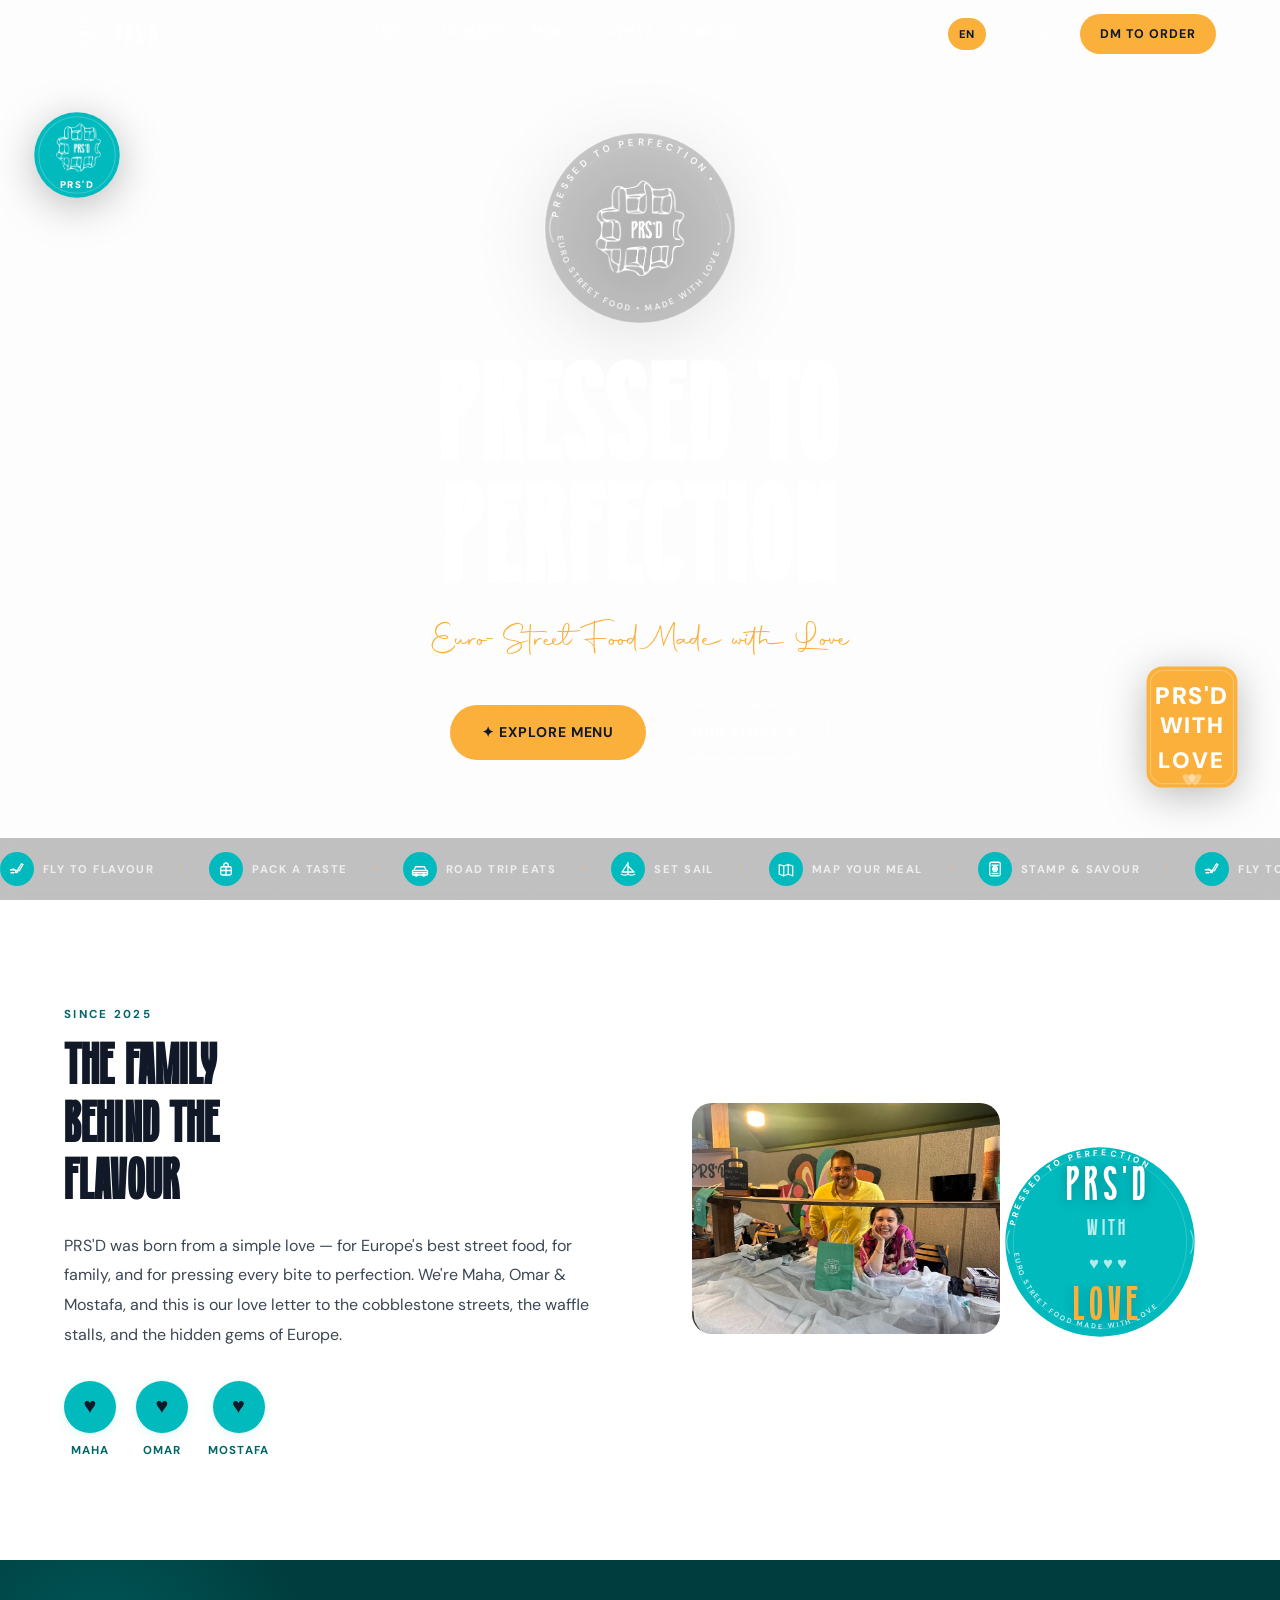
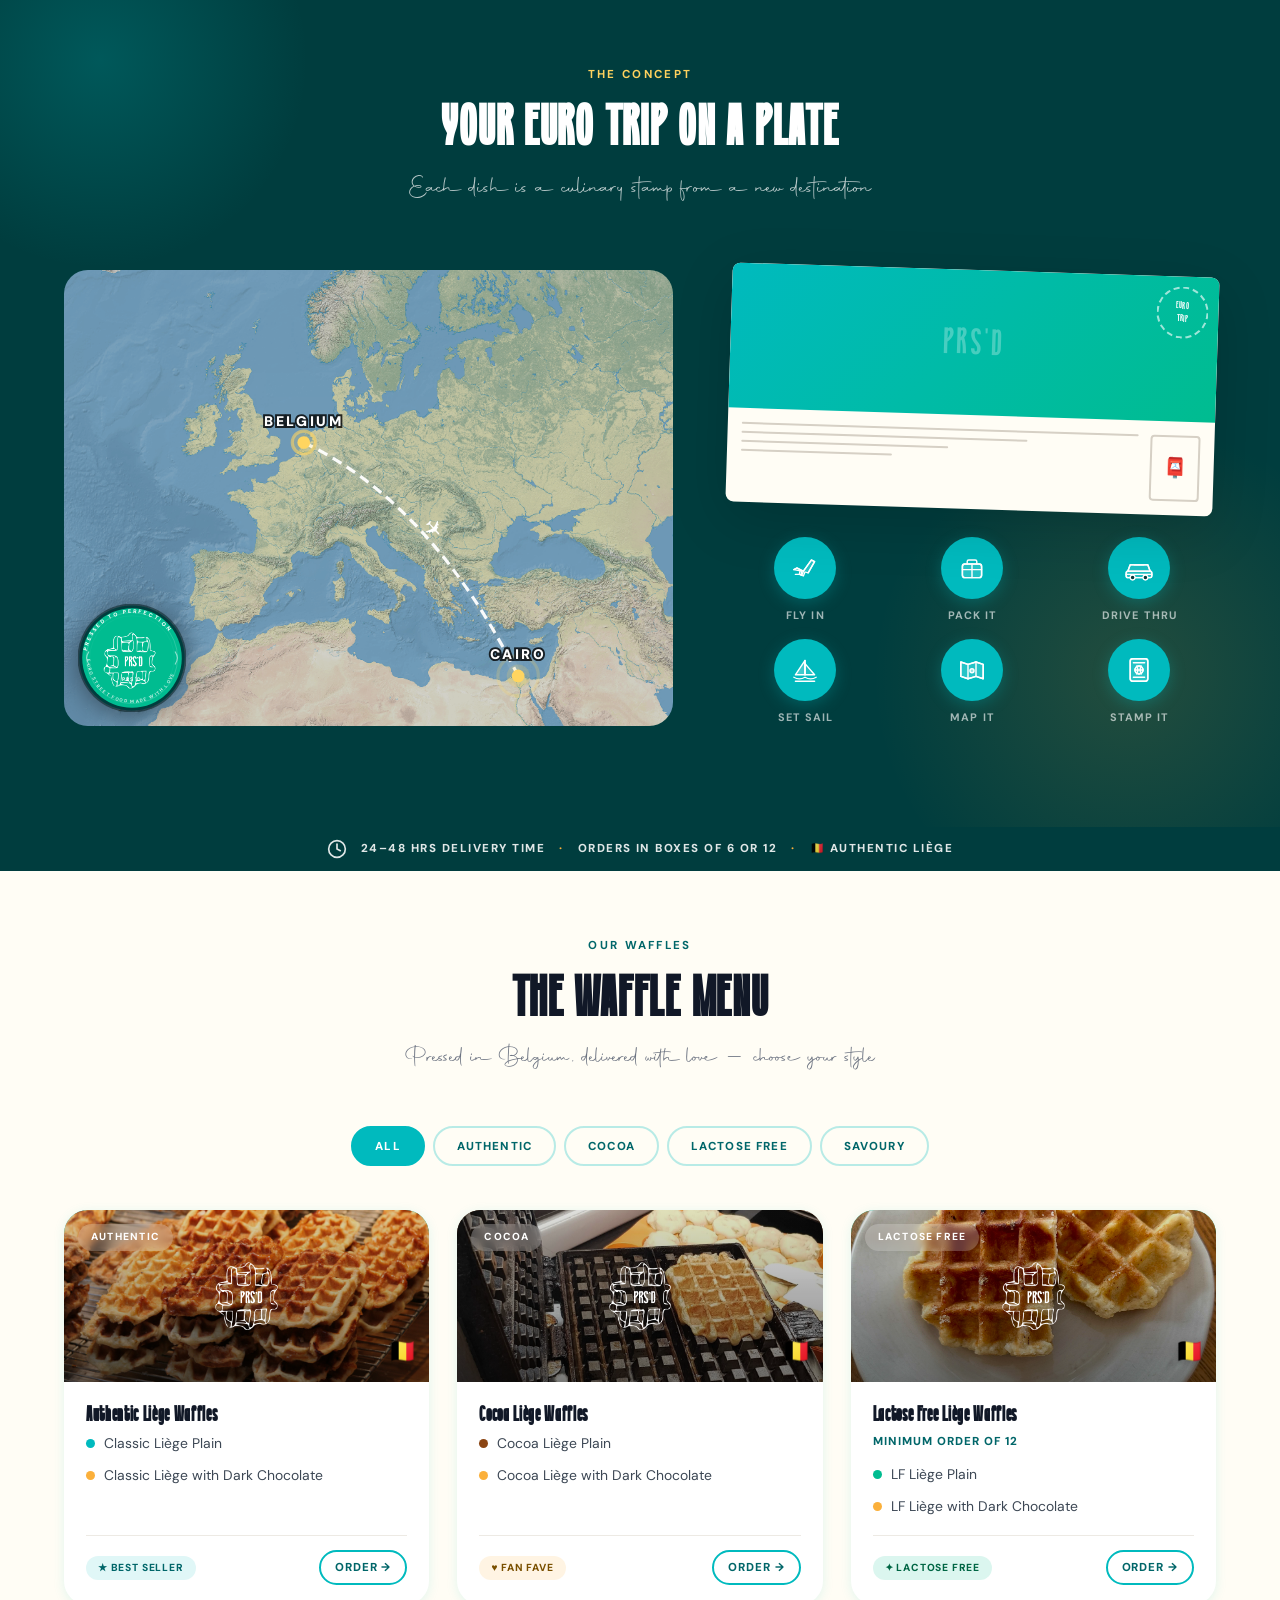
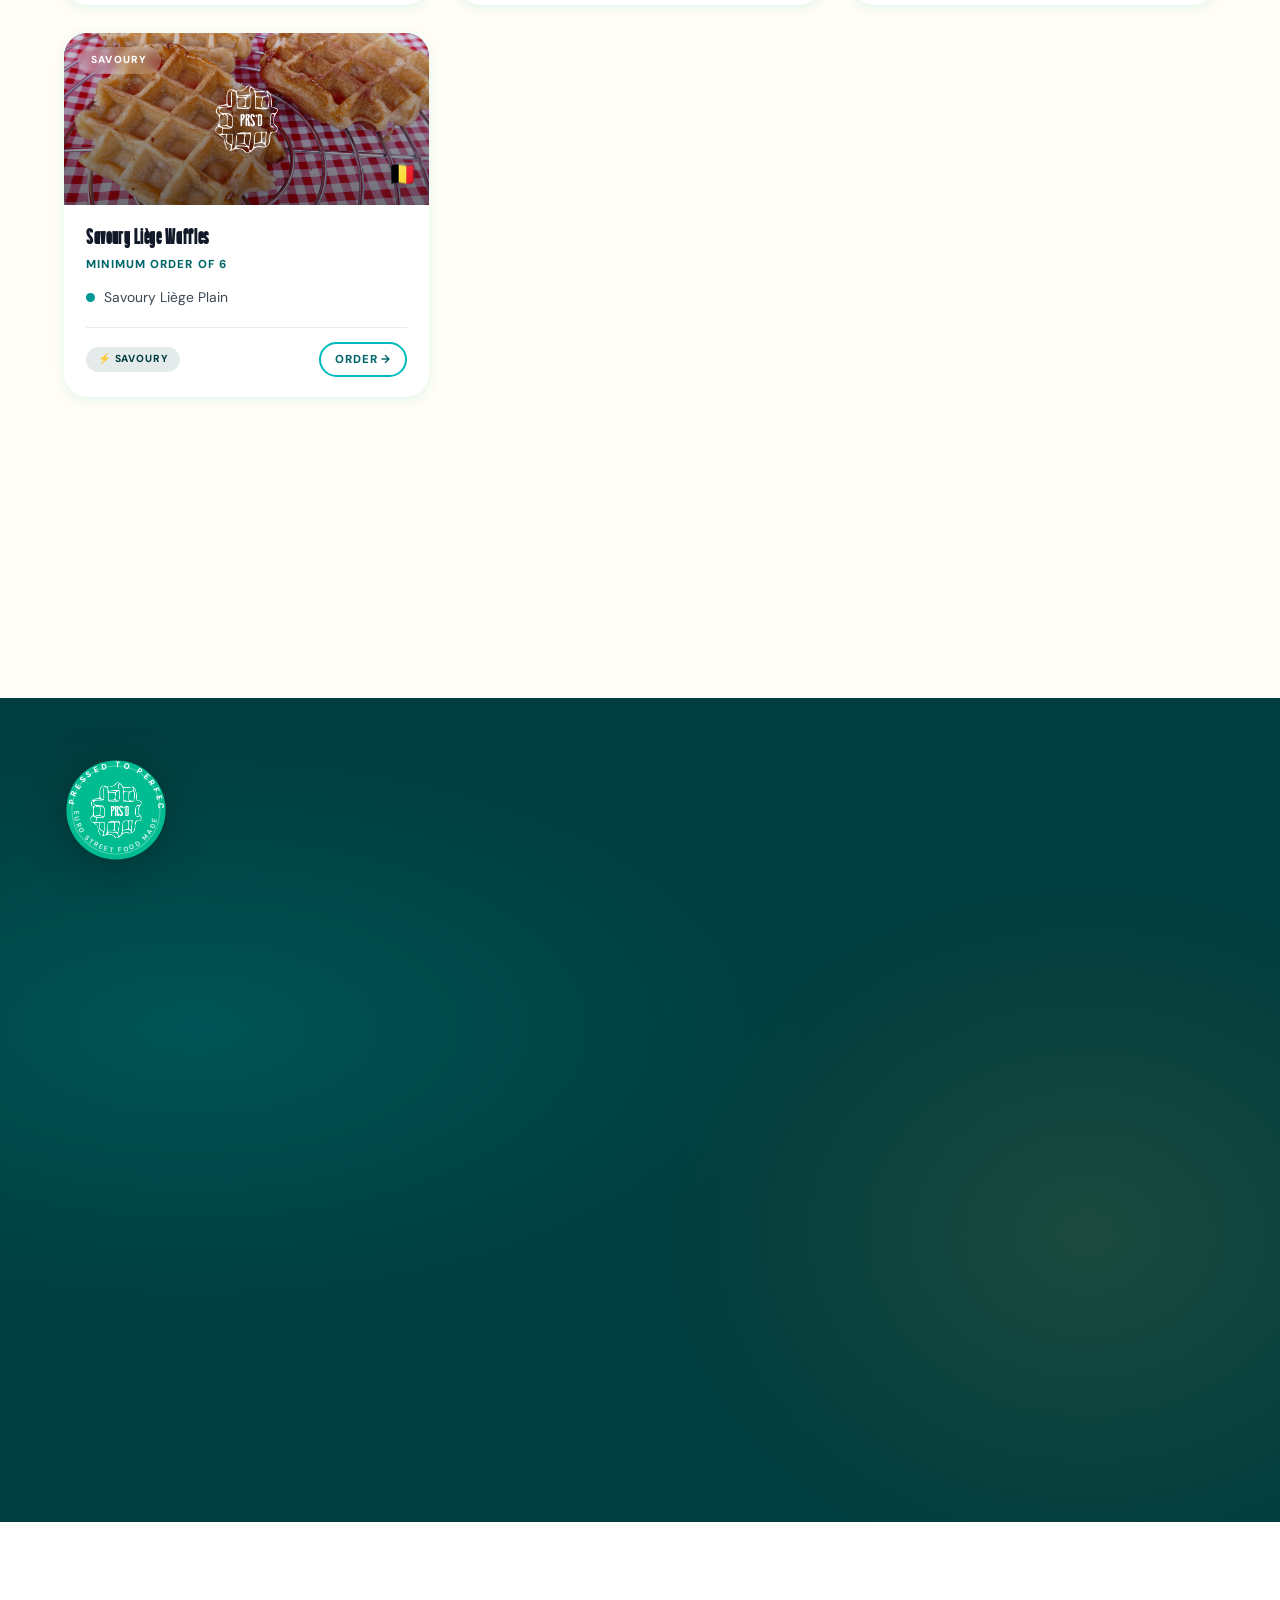
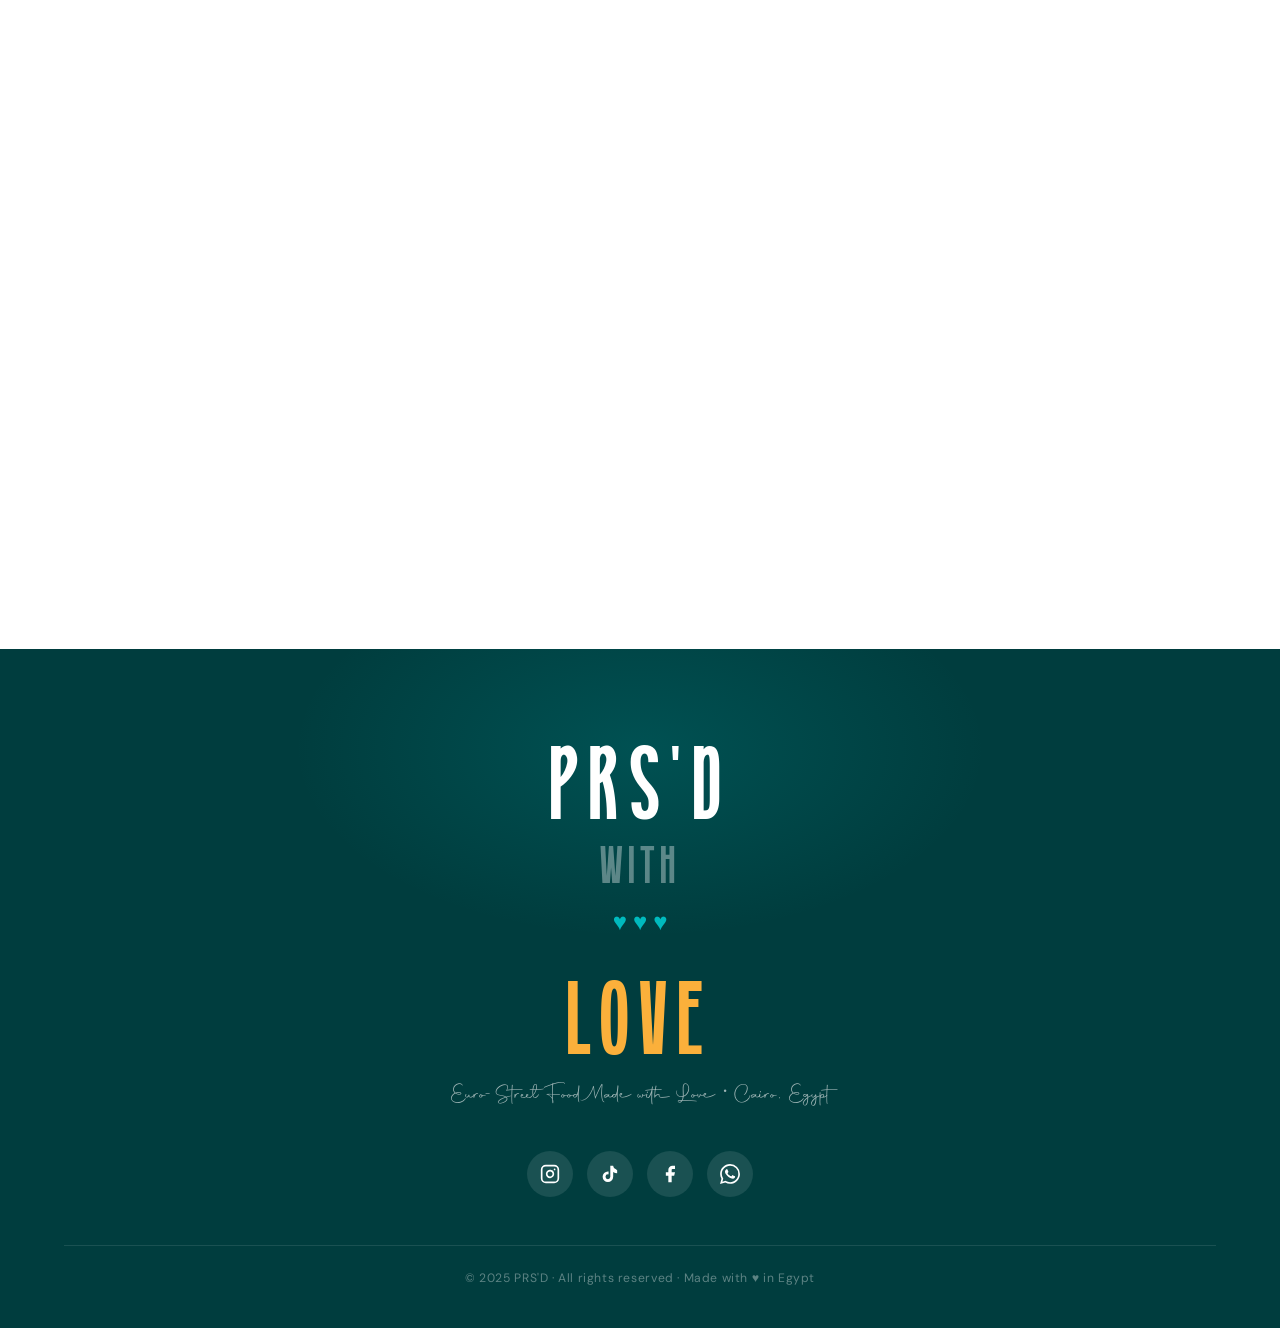
<file: prsd-website.html>
<!DOCTYPE html>
<html lang="en" dir="ltr">
<head>
  <meta charset="UTF-8" />
  <meta name="viewport" content="width=device-width, initial-scale=1.0" />
  <meta name="description" content="PRS'D — Euro-Street Food Made with Love. Authentic pressed European street food in Cairo, Egypt." />
  <meta name="theme-color" content="#003D3E" />
  <title>PRS'D — Euro-Street Food Made with Love</title>

  <link rel="icon" type="image/png" href="images/favicon-teal.png" />
  <link rel="apple-touch-icon" href="images/favicon-teal.png" />

  <link rel="preconnect" href="https://fonts.googleapis.com" />
  <link rel="preconnect" href="https://fonts.gstatic.com" crossorigin />
  <link href="https://fonts.googleapis.com/css2?family=DM+Sans:opsz,wght@9..40,400;9..40,500;9..40,700&family=Noto+Sans+Arabic:wght@400;600;700&display=swap" rel="stylesheet" />

  <link rel="stylesheet" href="prsd-website.css" />

</head>
<body>
<div id="scroll-progress" aria-hidden="true"></div>

  <!-- Accessibility: skip navigation -->
  <a class="skip-link" href="#main">Skip to main content</a>

  <!-- ──────────────────────────────────────────────────────────
       NAV
  ────────────────────────────────────────────────────────── -->
  <nav id="nav" role="navigation" aria-label="Main navigation">
    <div class="nav-inner">

      <!-- Logo — actual brand PNG (waffle-shaped logomark) -->
      <a href="#hero" class="nav-logo" aria-label="PRS'D — Go to top">
        <img class="nav-logo-img" alt="PRS'D" aria-hidden="true" src="images/logo-white.png" width="42" height="42" />
        <span class="nav-brand">PRS'D</span>
      </a>

      <!-- Desktop links -->
      <ul class="nav-links" role="list">
        <li><a href="#story"   data-i18n="nav.story">Story</a></li>
        <li><a href="#concept" data-i18n="nav.journey">Journey</a></li>
        <li><a href="#menu"    data-i18n="nav.menu">Menu</a></li>
        <li><a href="#events"  data-i18n="nav.events">Events</a></li>
        <li><a href="#findus"  data-i18n="nav.findus">Find Us</a></li>
      </ul>

      <!-- Right cluster -->
      <div style="display:flex;align-items:center;gap:12px;">
        <div class="lang-sw" role="group" aria-label="Select language">
          <button class="lang-btn" data-lang="en" aria-pressed="true">EN</button>
          <button class="lang-btn" data-lang="ar" aria-pressed="false">ع</button>
          <button class="lang-btn" data-lang="fr" aria-pressed="false">FR</button>
        </div>
        <a href="https://ig.me/m/prsd_eg" target="_blank" rel="noopener" class="nav-cta" data-i18n="nav.order">DM to Order</a>
        <button class="nav-ham" id="ham" aria-label="Open menu" aria-expanded="false" aria-controls="mobNav">
          <span></span><span></span><span></span>
        </button>
      </div>

    </div>
  </nav>

  <!-- Mobile navigation drawer -->
  <nav id="mobNav" aria-label="Mobile navigation" aria-hidden="true">
    <a href="#story"   class="mob-link" data-i18n="nav.story"   onclick="closeMob()">Story</a>
    <a href="#concept" class="mob-link" data-i18n="nav.journey" onclick="closeMob()">Journey</a>
    <a href="#menu"    class="mob-link" data-i18n="nav.menu"    onclick="closeMob()">Menu</a>
    <a href="#events"  class="mob-link" onclick="closeMob()">Events</a>
    <a href="#findus"  class="mob-link" data-i18n="nav.findus"  onclick="closeMob()">Find Us</a>
    <a href="https://ig.me/m/prsd_eg" target="_blank" rel="noopener" class="mob-order" data-i18n="nav.order" onclick="closeMob()">DM to Order</a>
  </nav>

  <!-- ──────────────────────────────────────────────────────────
       MAIN
  ────────────────────────────────────────────────────────── -->
  <main id="main">

    <!-- ══ HERO ══ -->
    <section id="hero" aria-labelledby="hero-h1">
      <div class="hero-aurora" aria-hidden="true"></div>
      <div class="hero-grain"  aria-hidden="true"></div>

      <div class="hero-content">

        <!-- Badge logo SVG -->
        <div class="hero-badge" role="img" aria-label="PRS'D circular stamp logo">
          <svg viewBox="0 0 200 200" xmlns="http://www.w3.org/2000/svg">
            <defs>
              <path id="arc-t" d="M 17,100 A 83,83 0 0,1 183,100"/>
              <path id="arc-b" d="M 17,100 A 83,83 0 0,0 183,100"/>
            </defs>
            <circle cx="100" cy="100" r="95" fill="rgba(0,0,0,.2)"/>
            <circle cx="100" cy="100" r="95" fill="none" stroke="rgba(255,255,255,.22)" stroke-width="1.5"/>
            <circle cx="100" cy="100" r="82" fill="none" stroke="rgba(255,255,255,.1)"  stroke-width="1"/>
            <text font-family="'DM Sans','Segoe UI',sans-serif" font-size="9.5" font-weight="700" fill="rgba(255,255,255,.85)" letter-spacing="3.5">
              <textPath href="#arc-t" startOffset="4%">PRESSED TO PERFECTION •</textPath>
            </text>
            <text font-family="'DM Sans','Segoe UI',sans-serif" font-size="8.5" font-weight="700" fill="rgba(255,255,255,.72)" letter-spacing="2.2">
              <textPath href="#arc-b" startOffset="3%">EURO STREET FOOD • MADE WITH LOVE •</textPath>
            </text>
            <!-- Actual brand logomark centered in badge -->
            <image href="images/logo-white.png" x="52" y="52" width="96" height="96" preserveAspectRatio="xMidYMid meet"/>
            <!-- Ornamental flourishes -->
            <path d="M 13,86 Q 6,100 13,114"  fill="none" stroke="rgba(255,255,255,.38)" stroke-width="1.8" stroke-linecap="round"/>
            <path d="M 187,86 Q 194,100 187,114" fill="none" stroke="rgba(255,255,255,.38)" stroke-width="1.8" stroke-linecap="round"/>
          </svg>
        </div>

        <h1 class="hero-hl" id="hero-h1" data-i18n-html="hero.headline">PRESSED TO<br>PERFECTION</h1>
        <p class="hero-sub" data-i18n="hero.tagline">Euro-Street Food Made with Love</p>

        <div class="hero-ctas">
          <a href="#menu"  class="btn btn-filled" data-i18n="hero.cta1">✦ Explore Menu</a>
          <a href="#story" class="btn btn-ghost"  data-i18n="hero.cta2">Our Story ↓</a>
        </div>
      </div>

      <!-- Sticker 2: "PRS'D WITH LOVE" amber rounded rect — bottom-right of hero -->
      <div class="sticker-wrap sticker-float" style="bottom:110px;right:40px;--sr:12deg;" aria-hidden="true">
        <svg viewBox="0 0 120 158" width="96" height="126" xmlns="http://www.w3.org/2000/svg">
          <rect x="3" y="3" width="114" height="152" rx="20" fill="#FBB03B"/>
          <rect x="8" y="8" width="104" height="142" rx="16" fill="none" stroke="rgba(255,255,255,.22)" stroke-width="1.5"/>
          <text x="60" y="50" text-anchor="middle" font-family="'DM Sans','Segoe UI',sans-serif"
            font-size="30" font-weight="900" fill="white" letter-spacing="2">PRS'D</text>
          <text x="60" y="86" text-anchor="middle" font-family="'DM Sans','Segoe UI',sans-serif"
            font-size="28" font-weight="900" fill="white" letter-spacing="2">WITH</text>
          <!-- LOVE — single centered element, no split -->
          <text x="60" y="130" text-anchor="middle" font-family="'DM Sans','Segoe UI',sans-serif"
            font-size="28" font-weight="900" fill="white" letter-spacing="3">LOVE</text>
          <!-- decorative heart beneath -->
          <path d="M 48,140 Q 52,136 56,140 Q 60,136 64,140 Q 64,146 56,152 Q 48,146 48,140Z"
                fill="rgba(255,255,255,.35)"/>
          <path d="M 56,140 Q 60,136 64,140 Q 68,136 72,140 Q 72,146 64,152 Q 56,146 56,140Z"
                fill="rgba(255,255,255,.35)"/>
        </svg>
      </div>

      <!-- Sticker 1: teal circle with logo+PRS'D — top-left of hero -->
      <div class="sticker-wrap sticker-float" style="top:110px;left:32px;--sr:-8deg;animation-delay:1.2s;" aria-hidden="true">
        <svg viewBox="0 0 120 120" width="90" height="90" xmlns="http://www.w3.org/2000/svg">
          <circle cx="60" cy="60" r="57" fill="#00BABE"/>
          <circle cx="60" cy="60" r="51" fill="none" stroke="rgba(255,255,255,.22)" stroke-width="1.5"/>
          <image href="images/logo-white.png" x="30" y="18" width="64" height="64" preserveAspectRatio="xMidYMid meet"/>
          <text x="60" y="104" text-anchor="middle" font-family="'DM Sans','Segoe UI',sans-serif"
            font-size="13" font-weight="900" fill="white" letter-spacing="2">PRS'D</text>
        </svg>
      </div>

      <!-- Marquee travel strip -->
      <div class="marquee-strip" aria-hidden="true">
        <div class="mq-track" id="mqTrack"></div>
      </div>
    </section>

    <!-- ══ OUR STORY ══ -->
    <section id="story" aria-labelledby="story-h2">
      <div class="container">
        <div class="story-grid">

          <div class="reveal">
            <span class="eyebrow" data-i18n="story.eyebrow">Since 2025</span>
            <h2 class="story-title" id="story-h2" data-i18n-html="story.title">THE FAMILY<br>BEHIND THE<br>FLAVOUR</h2>
            <p class="story-body" data-i18n="story.body">
              PRS'D was born from a simple love — for Europe's best street food, for family, and for pressing every bite to perfection. We're Maha, Omar &amp; Mostafa, and this is our love letter to the cobblestone streets, the waffle stalls, and the hidden gems of Europe.
            </p>
            <div class="family-row" aria-label="Founding family members">
              <div class="fam-chip"><div class="fam-heart" aria-hidden="true">♥</div><span class="fam-name">Maha</span></div>
              <div class="fam-chip"><div class="fam-heart" aria-hidden="true">♥</div><span class="fam-name">Omar</span></div>
              <div class="fam-chip"><div class="fam-heart" aria-hidden="true">♥</div><span class="fam-name">Mostafa</span></div>
            </div>
          </div>

          <div class="story-vis reveal" aria-hidden="true">
            <!-- Waffle cart photo -->
            <div style="border-radius:20px;overflow:hidden;margin-bottom:24px;">
              <img src="images/waffle-cart.jpeg" alt="Our waffle cart" style="width:100%;display:block;aspect-ratio:4/3;object-fit:cover;">
            </div>
            <div style="display:none"><svg viewBox="0 0 360 400" xmlns="http://www.w3.org/2000/svg">
              <defs>
                <radialGradient id="bg-grad" cx="50%" cy="100%" r="80%">
                  <stop offset="0%" stop-color="#003D3E"/>
                  <stop offset="100%" stop-color="#001A1A"/>
                </radialGradient>
                <radialGradient id="lamp-glow" cx="50%" cy="50%" r="50%">
                  <stop offset="0%" stop-color="#F5C842" stop-opacity=".55"/>
                  <stop offset="100%" stop-color="#F5C842" stop-opacity="0"/>
                </radialGradient>
                <filter id="soft-shadow">
                  <feDropShadow dx="0" dy="4" stdDeviation="6" flood-color="#000" flood-opacity=".35"/>
                </filter>
                <path id="arc-top" d="M 60,338 A 120,120 0 0,1 300,338"/>
              </defs>

              <!-- Background panel -->
              <rect width="360" height="400" rx="24" fill="url(#bg-grad)"/>

              <!-- Cobblestone pattern hint -->
              <rect x="0" y="310" width="360" height="90" rx="0" fill="#002828"/>
              <ellipse cx="180" cy="310" rx="240" ry="12" fill="#002020"/>
              <!-- cobblestones -->
              <g fill="#003535" stroke="#004444" stroke-width=".5" opacity=".7">
                <ellipse cx="40"  cy="345" rx="28" ry="10"/>
                <ellipse cx="100" cy="330" rx="26" ry="9"/>
                <ellipse cx="160" cy="348" rx="30" ry="10"/>
                <ellipse cx="220" cy="330" rx="26" ry="9"/>
                <ellipse cx="280" cy="345" rx="28" ry="10"/>
                <ellipse cx="320" cy="332" rx="24" ry="9"/>
                <ellipse cx="70"  cy="365" rx="25" ry="9"/>
                <ellipse cx="140" cy="368" rx="28" ry="9"/>
                <ellipse cx="210" cy="365" rx="27" ry="9"/>
                <ellipse cx="290" cy="368" rx="25" ry="9"/>
              </g>

              <!-- Waffle cart body -->
              <rect x="80" y="210" width="200" height="110" rx="12" fill="#00BABE" filter="url(#soft-shadow)"/>
              <rect x="80" y="210" width="200" height="18"  rx="12" fill="#009698"/>
              <!-- Cart stripe decoration -->
              <rect x="80" y="228" width="200" height="6" fill="#007a7c" opacity=".6"/>
              <!-- Cart window -->
              <rect x="100" y="240" width="160" height="65" rx="8" fill="#005555"/>
              <rect x="100" y="240" width="160" height="65" rx="8" fill="none" stroke="#00BABE" stroke-width="2"/>
              <!-- Waffle iron on counter -->
              <rect x="112" y="252" width="80" height="46" rx="6" fill="#1A0A00"/>
              <rect x="112" y="252" width="80" height="6"  rx="3" fill="#2E1500"/>
              <!-- Waffle grid texture on iron -->
              <g stroke="#3D2000" stroke-width="1" opacity=".8">
                <line x1="122" y1="260" x2="122" y2="296"/>
                <line x1="132" y1="260" x2="132" y2="296"/>
                <line x1="142" y1="260" x2="142" y2="296"/>
                <line x1="152" y1="260" x2="152" y2="296"/>
                <line x1="162" y1="260" x2="162" y2="296"/>
                <line x1="172" y1="260" x2="172" y2="296"/>
                <line x1="112" y1="268" x2="192" y2="268"/>
                <line x1="112" y1="278" x2="192" y2="278"/>
                <line x1="112" y1="288" x2="192" y2="288"/>
              </g>
              <!-- Golden waffle on plate -->
              <rect x="212" y="256" width="38" height="32" rx="5" fill="#D4800A"/>
              <g stroke="#B56800" stroke-width="1">
                <line x1="218" y1="256" x2="218" y2="288"/>
                <line x1="225" y1="256" x2="225" y2="288"/>
                <line x1="232" y1="256" x2="232" y2="288"/>
                <line x1="239" y1="256" x2="239" y2="288"/>
                <line x1="212" y1="263" x2="250" y2="263"/>
                <line x1="212" y1="270" x2="250" y2="270"/>
                <line x1="212" y1="277" x2="250" y2="277"/>
                <line x1="212" y1="284" x2="250" y2="284"/>
              </g>
              <!-- Pearl sugar dots on waffle -->
              <g fill="white" opacity=".85">
                <circle cx="219" cy="260" r="2"/>
                <circle cx="229" cy="267" r="2"/>
                <circle cx="239" cy="261" r="2"/>
                <circle cx="223" cy="275" r="2"/>
                <circle cx="242" cy="279" r="2"/>
                <circle cx="217" cy="283" r="2"/>
                <circle cx="234" cy="285" r="1.5"/>
              </g>

              <!-- Steam from waffle iron -->
              <g stroke="#00BABE" stroke-width="2" stroke-linecap="round" fill="none" opacity=".55">
                <path d="M 128,250 Q 124,242 128,234 Q 132,226 128,218"><animate attributeName="opacity" values=".55;0;.55" dur="2.4s" repeatCount="indefinite"/><animate attributeName="d" values="M 128,250 Q 124,242 128,234 Q 132,226 128,218;M 128,250 Q 132,240 128,232 Q 124,224 128,216;M 128,250 Q 124,242 128,234 Q 132,226 128,218" dur="2.4s" repeatCount="indefinite"/></path>
                <path d="M 145,250 Q 141,240 145,230 Q 149,220 145,212"><animate attributeName="opacity" values="0;.55;0" dur="2.8s" repeatCount="indefinite"/></path>
                <path d="M 162,250 Q 158,242 162,234 Q 166,226 162,218"><animate attributeName="opacity" values=".3;.6;.3" dur="2.1s" repeatCount="indefinite"/></path>
              </g>

              <!-- Cart wheels -->
              <circle cx="110" cy="320" r="16" fill="#004040" stroke="#00BABE" stroke-width="2.5"/>
              <circle cx="110" cy="320" r="8"  fill="none" stroke="#00BABE" stroke-width="1.5"/>
              <circle cx="110" cy="320" r="3"  fill="#00BABE"/>
              <circle cx="250" cy="320" r="16" fill="#004040" stroke="#00BABE" stroke-width="2.5"/>
              <circle cx="250" cy="320" r="8"  fill="none" stroke="#00BABE" stroke-width="1.5"/>
              <circle cx="250" cy="320" r="3"  fill="#00BABE"/>

              <!-- Cart handle -->
              <path d="M 255,260 Q 280,240 280,210 Q 280,190 265,185" stroke="#006666" stroke-width="5" stroke-linecap="round" fill="none"/>
              <circle cx="265" cy="183" r="5" fill="#00BABE"/>

              <!-- Overhead lamp -->
              <line x1="180" y1="0" x2="180" y2="55" stroke="#005555" stroke-width="3"/>
              <path d="M 140,55 Q 180,65 220,55" fill="#F5C842" stroke="#D4A800" stroke-width="1.5"/>
              <ellipse cx="180" cy="58" rx="40" ry="8" fill="#F5C842" opacity=".9"/>
              <ellipse cx="180" cy="130" rx="100" ry="60" fill="url(#lamp-glow)"/>

              <!-- ── FAMILY FIGURES ── -->
              <!-- Figure 1: Maha (left, apron, hair up) -->
              <!-- Head -->
              <circle cx="108" cy="140" r="18" fill="#C68B5A"/>
              <!-- Hair bun -->
              <ellipse cx="108" cy="123" rx="10" ry="7" fill="#3D1F00"/>
              <circle cx="108" cy="118" r="7" fill="#3D1F00"/>
              <!-- Body with apron -->
              <rect x="90" y="158" width="36" height="52" rx="10" fill="#00BABE"/>
              <!-- Apron -->
              <rect x="96" y="158" width="24" height="52" rx="4" fill="white" opacity=".85"/>
              <rect x="98" y="172" width="20" height="24" rx="3" fill="white"/>
              <!-- Arms -->
              <path d="M 90,168 Q 72,178 68,198" stroke="#C68B5A" stroke-width="9" stroke-linecap="round" fill="none"/>
              <path d="M 126,168 Q 138,175 142,190" stroke="#C68B5A" stroke-width="9" stroke-linecap="round" fill="none"/>
              <!-- Legs -->
              <rect x="95"  y="208" width="14" height="30" rx="7" fill="#003D3E"/>
              <rect x="113" y="208" width="14" height="30" rx="7" fill="#003D3E"/>
              <!-- Face -->
              <circle cx="103" cy="139" r="2.5" fill="#3D1F00"/>
              <circle cx="113" cy="139" r="2.5" fill="#3D1F00"/>
              <path d="M 104,147 Q 108,151 112,147" stroke="#3D1F00" stroke-width="1.5" stroke-linecap="round" fill="none"/>
              <!-- Name tag -->
              <text x="108" y="255" text-anchor="middle" font-family="'DM Sans',sans-serif" font-size="9" font-weight="700" fill="rgba(255,255,255,.6)">Maha</text>

              <!-- Figure 2: Omar (center, taller, chef hat) -->
              <!-- Head -->
              <circle cx="185" cy="128" r="20" fill="#8B5E3C"/>
              <!-- Chef hat -->
              <rect x="170" y="98" width="30" height="22" rx="4" fill="white"/>
              <ellipse cx="185" cy="98" rx="20" ry="8" fill="white"/>
              <ellipse cx="185" cy="94" rx="14" ry="12" fill="white"/>
              <!-- Body -->
              <rect x="165" y="148" width="40" height="58" rx="10" fill="white"/>
              <!-- Chef jacket buttons -->
              <circle cx="181" cy="162" r="2.5" fill="#00BABE"/>
              <circle cx="181" cy="172" r="2.5" fill="#00BABE"/>
              <circle cx="181" cy="182" r="2.5" fill="#00BABE"/>
              <!-- Belt -->
              <rect x="165" y="196" width="40" height="8" rx="3" fill="#003D3E"/>
              <!-- Arms -->
              <path d="M 165,158 Q 148,165 142,185" stroke="#8B5E3C" stroke-width="10" stroke-linecap="round" fill="none"/>
              <path d="M 205,158 Q 222,165 226,182" stroke="#8B5E3C" stroke-width="10" stroke-linecap="round" fill="none"/>
              <!-- Legs -->
              <rect x="170" y="204" width="16" height="34" rx="8" fill="#003D3E"/>
              <rect x="190" y="204" width="16" height="34" rx="8" fill="#003D3E"/>
              <!-- Face -->
              <circle cx="179" cy="128" r="3"   fill="#3D1F00"/>
              <circle cx="191" cy="128" r="3"   fill="#3D1F00"/>
              <path d="M 180,137 Q 185,142 190,137" stroke="#3D1F00" stroke-width="1.5" stroke-linecap="round" fill="none"/>
              <!-- Name -->
              <text x="185" y="255" text-anchor="middle" font-family="'DM Sans',sans-serif" font-size="9" font-weight="700" fill="rgba(255,255,255,.6)">Omar</text>

              <!-- Figure 3: Mostafa (right, cap) -->
              <circle cx="260" cy="140" r="18" fill="#7A4A2A"/>
              <!-- Cap -->
              <path d="M 244,133 Q 260,120 276,133" fill="#003D3E" stroke="#003D3E" stroke-width="1"/>
              <rect x="242" y="132" width="36" height="10" rx="5" fill="#003D3E"/>
              <rect x="238" y="138" width="8"  height="4"  rx="2" fill="#003D3E"/>
              <!-- Body -->
              <rect x="243" y="158" width="34" height="50" rx="10" fill="#F5C842"/>
              <!-- Pocket -->
              <rect x="250" y="170" width="10" height="12" rx="3" fill="rgba(0,0,0,.12)"/>
              <!-- Arms -->
              <path d="M 243,168 Q 228,176 225,194" stroke="#7A4A2A" stroke-width="9" stroke-linecap="round" fill="none"/>
              <path d="M 277,168 Q 292,176 295,190" stroke="#7A4A2A" stroke-width="9" stroke-linecap="round" fill="none"/>
              <!-- Waffle in right hand -->
              <rect x="289" y="182" width="20" height="17" rx="3" fill="#D4800A"/>
              <g stroke="#B56800" stroke-width=".8">
                <line x1="293" y1="182" x2="293" y2="199"/>
                <line x1="298" y1="182" x2="298" y2="199"/>
                <line x1="303" y1="182" x2="303" y2="199"/>
                <line x1="289" y1="187" x2="309" y2="187"/>
                <line x1="289" y1="192" x2="309" y2="192"/>
                <line x1="289" y1="197" x2="309" y2="197"/>
              </g>
              <!-- Legs -->
              <rect x="248" y="206" width="13" height="30" rx="6.5" fill="#003D3E"/>
              <rect x="265" y="206" width="13" height="30" rx="6.5" fill="#003D3E"/>
              <!-- Face -->
              <circle cx="255" cy="140" r="2.5" fill="#3D1F00"/>
              <circle cx="265" cy="140" r="2.5" fill="#3D1F00"/>
              <path d="M 256,148 Q 260,152 264,148" stroke="#3D1F00" stroke-width="1.5" stroke-linecap="round" fill="none"/>
              <text x="260" y="255" text-anchor="middle" font-family="'DM Sans',sans-serif" font-size="9" font-weight="700" fill="rgba(255,255,255,.6)">Mostafa</text>

              <!-- Floating hearts / sparkles -->
              <g fill="#F5C842" opacity=".7">
                <text x="60"  y="90" font-size="14">♥</text>
                <text x="290" y="80" font-size="11">♥</text>
                <text x="52"  y="180" font-size="9">✦</text>
                <text x="308" y="160" font-size="9">✦</text>
              </g>

              <!-- Bottom arc text -->
              <text font-family="'DM Sans',sans-serif" font-size="11" font-weight="800" fill="rgba(255,255,255,.45)" letter-spacing="3">
                <textPath href="#arc-top" startOffset="8%">MADE WITH LOVE · BELGIUM TO EGYPT</textPath>
              </text>
            </svg></div>

            <!-- Spinning badge -->
            <div class="badge-wrap" style="margin-top:24px">
              <svg class="badge-svg" viewBox="0 0 300 300" xmlns="http://www.w3.org/2000/svg">
                <defs>
                  <path id="br-t" d="M 20,150 A 130,130 0 0,1 280,150"/>
                  <path id="br-b" d="M 20,150 A 130,130 0 0,0 280,150"/>
                </defs>
                <circle cx="150" cy="150" r="142" fill="var(--teal)"/>
                <circle cx="150" cy="150" r="130" fill="none" stroke="rgba(255,255,255,.18)" stroke-width="1.5"/>
                <!-- <image href="images/logo-white.png" x="96" y="96" width="108" height="108" preserveAspectRatio="xMidYMid meet"/> -->
                <text font-family="'DM Sans',sans-serif" font-size="12.5" font-weight="800" fill="white" letter-spacing="5">
                  <textPath href="#br-t" startOffset="6%">PRESSED TO PERFECTION</textPath>
                </text>
                <text font-family="'DM Sans',sans-serif" font-size="10.5" font-weight="700" fill="rgba(255,255,255,.78)" letter-spacing="3">
                  <textPath href="#br-b" startOffset="4%">EURO STREET FOOD MADE WITH LOVE</textPath>
                </text>
                <path d="M 14,133 Q 6,150 14,167"  fill="none" stroke="rgba(255,255,255,.42)" stroke-width="2" stroke-linecap="round"/>
                <path d="M 286,133 Q 294,150 286,167" fill="none" stroke="rgba(255,255,255,.42)" stroke-width="2" stroke-linecap="round"/>
              </svg>
            </div>
            <!-- Static wordmark over the spinning badge -->
            <div class="story-wm">
              <span class="wm-prs">PRS'D</span>
              <span class="wm-with">WITH</span>
              <div class="wm-hts" aria-hidden="true">♥ ♥ ♥</div>
              <span class="wm-love">LOVE</span>
            </div>
          </div>

        </div>
      </div>
    </section>

    <!-- ══ THE CONCEPT ══ -->
    <section id="concept" aria-labelledby="concept-h2">
      <div class="container">
        <div class="concept-hd reveal">
          <span class="eyebrow" data-i18n="concept.eyebrow">The Concept</span>
          <h2 class="section-title" id="concept-h2" data-i18n="concept.title">YOUR EURO TRIP ON A PLATE</h2>
          <p class="concept-sub" data-i18n="concept.sub">Each dish is a culinary stamp from a new destination</p>
        </div>

        <div class="concept-grid">

          <!-- Belgium → Egypt flight route map -->
          <div class="map-wrap reveal" style="overflow:visible;background:none;border:none;">
            <!-- Map image + route overlay -->
            <div style="position:relative;border-radius:var(--r-lg);overflow:hidden;line-height:0;">
              <!-- Mercator coords: lon -25°→+50°E, lat 67°→21°N
                   object-position:center 30% reveals down to ~28°N
                   Belgium(4.5°E,50.5°N)→(189,162)  Cairo(31°E,30°N)→(358,346) -->
              <img src="images/europe-northafrica-map.png"
                   alt="Europe and North Africa map"
                   style="width:100%;display:block;aspect-ratio:4/3;object-fit:cover;object-position:center 60%;"
                   loading="lazy">
              <svg style="position:absolute;inset:0;width:100%;height:100%;"
                   viewBox="0 0 480 360" preserveAspectRatio="xMidYMid slice"
                   xmlns="http://www.w3.org/2000/svg">
                <!-- Subtle vignette for legibility -->
                <rect width="480" height="360" fill="rgba(0,0,0,.15)" rx="0"/>
                <!-- Route glow -->
                <path d="M 189,136 Q 290,184 358,320"
                      fill="none" stroke="white" stroke-width="7" opacity=".08"/>
                <!-- Dashed flight path -->
                <path d="M 189,136 Q 290,184 358,320"
                      fill="none" stroke="white" stroke-width="2.5"
                      stroke-dasharray="8,5" opacity=".95"/>
                <!-- Belgium pin -->
                <circle cx="189" cy="136" r="9" fill="#FFD560" opacity=".2"/>
                <circle cx="189" cy="136" r="5" fill="#FFD560"/>
                <circle cx="189" cy="136" r="5" fill="none" stroke="#FFD560" stroke-width="2.5">
                  <animate attributeName="r" values="5;20;5" dur="2.6s" repeatCount="indefinite"/>
                  <animate attributeName="opacity" values=".8;0;.8" dur="2.6s" repeatCount="indefinite"/>
                </circle>
                <text x="189" y="123" text-anchor="middle"
                  font-family="'DM Sans',sans-serif" font-size="11" font-weight="900"
                  fill="white" stroke="rgba(0,0,0,.8)" stroke-width="3" paint-order="stroke"
                  letter-spacing="2">BELGIUM</text>
                <!-- Cairo pin -->
                <circle cx="358" cy="320" r="9" fill="#FFD560" opacity=".2"/>
                <circle cx="358" cy="320" r="5" fill="#FFD560"/>
                <circle cx="358" cy="320" r="5" fill="none" stroke="#FFD560" stroke-width="2.5">
                  <animate attributeName="r" values="5;20;5" dur="2.6s" begin="1.3s" repeatCount="indefinite"/>
                  <animate attributeName="opacity" values=".8;0;.8" dur="2.6s" begin="1.3s" repeatCount="indefinite"/>
                </circle>
                <text x="358" y="307" text-anchor="middle"
                  font-family="'DM Sans',sans-serif" font-size="11" font-weight="900"
                  fill="white" stroke="rgba(0,0,0,.8)" stroke-width="3" paint-order="stroke"
                  letter-spacing="2">CAIRO</text>
                <!-- Animated plane -->
                <g>
                  <animateMotion dur="5s" repeatCount="indefinite" rotate="auto"
                    path="M 189,136 Q 290,184 358,320"/>
                  <text font-size="18" fill="white" dy="-2">✈</text>
                </g>
              </svg>
              <!-- Badge overlaid on map — bottom-left corner -->
              <svg viewBox="0 0 230 230" xmlns="http://www.w3.org/2000/svg"
                   style="position:absolute;bottom:14px;left:14px;width:108px;height:108px;filter:drop-shadow(0 4px 14px rgba(0,0,0,.45));"
                   aria-hidden="true">
                <defs>
                  <path id="b-top" d="M 19,115 A 96,96 0 0,1 211,115"/>
                  <path id="b-bot" d="M 19,115 A 96,96 0 0,0 211,115"/>
                </defs>
                <circle cx="115" cy="115" r="116" fill="#001818" opacity=".5"/>
                <circle cx="115" cy="115" r="112" fill="#003D3E"/>
                <circle cx="115" cy="115" r="106" fill="#00BC90"/>
                <circle cx="115" cy="115" r="97"  fill="none" stroke="rgba(255,255,255,.24)" stroke-width="1.5"/>
                <circle cx="115" cy="115" r="90"  fill="none" stroke="rgba(255,255,255,.1)"  stroke-width=".8"/>
                <path d="M 23,102 Q 14,115 23,128" fill="none" stroke="rgba(255,255,255,.55)" stroke-width="2.2" stroke-linecap="round"/>
                <path d="M 207,102 Q 216,115 207,128" fill="none" stroke="rgba(255,255,255,.55)" stroke-width="2.2" stroke-linecap="round"/>
                <text font-family="'DM Sans',sans-serif" font-size="11.5" font-weight="800" fill="white" letter-spacing="4.5">
                  <textPath href="#b-top" startOffset="5%">PRESSED TO PERFECTION</textPath>
                </text>
                <text font-family="'DM Sans',sans-serif" font-size="9.5" font-weight="700" fill="rgba(255,255,255,.82)" letter-spacing="2.8">
                  <textPath href="#b-bot" startOffset="1%">EURO STREET FOOD MADE WITH LOVE</textPath>
                </text>
                <image href="images/logo-white.png" x="50" y="60" width="120" height="120" preserveAspectRatio="xMidYMid meet"/>
                <text x="115" y="163" text-anchor="middle"
                  font-family="'DM Sans',sans-serif" font-size="11" font-weight="900"
                  fill="white" letter-spacing="2.5">PRS'D</text>
              </svg>
            </div>
          </div>

          <!-- Postcard + travel icons -->
          <div class="reveal">
            <div class="postcard" role="img" aria-label="PRS'D postcard concept">
              <div class="pc-top">
                <span class="pc-logo">PRS'D</span>
                <div class="pc-stamp" aria-hidden="true">EURO<br>TRIP</div>
              </div>
              <div class="pc-body">
                <div class="pc-lines">
                  <div class="pc-line"></div>
                  <div class="pc-line"></div>
                  <div class="pc-line"></div>
                  <div class="pc-line" style="width:38%"></div>
                </div>
                <div class="pc-stamp-box" aria-hidden="true">📮</div>
              </div>
            </div>

            <div class="travel-grid" role="list" aria-label="Euro-trip concept icons">
              <!-- Airplane -->
              <div class="t-chip" role="listitem">
                <div class="t-ico" aria-hidden="true">
                  <svg viewBox="0 0 40 40" width="32" height="32" fill="none" stroke="white" stroke-width="1.8" stroke-linecap="round" stroke-linejoin="round">
                    <path d="M6 22l4-2 8 4 10-14 4 2-8 14-4-1-2 5-3-1 1-5z" fill="white" fill-opacity=".15" stroke="white" stroke-width="1.6"/>
                    <path d="M6 22l4-2 8 4 10-14 4 2-8 14"/>
                    <path d="M18 24l-2 5-3-1 1-5"/>
                    <line x1="8" y1="28" x2="14" y2="28"/>
                  </svg>
                </div>
                <span class="t-lbl" data-i18n="icons.fly">Fly In</span>
              </div>
              <!-- Suitcase -->
              <div class="t-chip" role="listitem">
                <div class="t-ico" aria-hidden="true">
                  <svg viewBox="0 0 40 40" width="32" height="32" fill="none" stroke="white" stroke-width="1.8" stroke-linecap="round" stroke-linejoin="round">
                    <rect x="8" y="15" width="24" height="17" rx="3" fill="white" fill-opacity=".15"/>
                    <rect x="8" y="15" width="24" height="17" rx="3"/>
                    <path d="M14 15v-3a2 2 0 0 1 2-2h8a2 2 0 0 1 2 2v3"/>
                    <line x1="20" y1="15" x2="20" y2="32"/>
                    <line x1="8" y1="22" x2="32" y2="22"/>
                  </svg>
                </div>
                <span class="t-lbl" data-i18n="icons.pack">Pack It</span>
              </div>
              <!-- Car -->
              <div class="t-chip" role="listitem">
                <div class="t-ico" aria-hidden="true">
                  <svg viewBox="0 0 40 40" width="32" height="32" fill="none" stroke="white" stroke-width="1.8" stroke-linecap="round" stroke-linejoin="round">
                    <path d="M6 24l3-8h22l3 8" fill="white" fill-opacity=".1"/>
                    <path d="M6 24l3-8h22l3 8"/>
                    <rect x="4" y="24" width="32" height="8" rx="2" fill="white" fill-opacity=".15"/>
                    <rect x="4" y="24" width="32" height="8" rx="2"/>
                    <circle cx="12" cy="32" r="3" fill="#003D3E" stroke="white" stroke-width="1.6"/>
                    <circle cx="28" cy="32" r="3" fill="#003D3E" stroke="white" stroke-width="1.6"/>
                    <line x1="4" y1="28" x2="36" y2="28"/>
                    <line x1="14" y1="16" x2="26" y2="16"/>
                  </svg>
                </div>
                <span class="t-lbl" data-i18n="icons.drive">Drive Thru</span>
              </div>
              <!-- Sailboat -->
              <div class="t-chip" role="listitem">
                <div class="t-ico" aria-hidden="true">
                  <svg viewBox="0 0 40 40" width="32" height="32" fill="none" stroke="white" stroke-width="1.8" stroke-linecap="round" stroke-linejoin="round">
                    <path d="M20 8v18" />
                    <path d="M20 8 L8 26 L20 26Z" fill="white" fill-opacity=".25"/>
                    <path d="M20 12 L32 26 L20 26Z" fill="white" fill-opacity=".12"/>
                    <path d="M6 29 Q13 33 20 29 Q27 33 34 29" stroke-width="1.6"/>
                    <line x1="8" y1="34" x2="32" y2="34"/>
                  </svg>
                </div>
                <span class="t-lbl" data-i18n="icons.sail">Set Sail</span>
              </div>
              <!-- Folded map -->
              <div class="t-chip" role="listitem">
                <div class="t-ico" aria-hidden="true">
                  <svg viewBox="0 0 40 40" width="32" height="32" fill="none" stroke="white" stroke-width="1.8" stroke-linecap="round" stroke-linejoin="round">
                    <path d="M6 10l9 3 10-3 9 3v18l-9-3-10 3-9-3z" fill="white" fill-opacity=".15"/>
                    <path d="M6 10l9 3 10-3 9 3v18l-9-3-10 3-9-3z"/>
                    <line x1="15" y1="13" x2="15" y2="31"/>
                    <line x1="25" y1="10" x2="25" y2="28"/>
                    <circle cx="20" cy="21" r="2.5" fill="white" fill-opacity=".5"/>
                  </svg>
                </div>
                <span class="t-lbl" data-i18n="icons.map">Map It</span>
              </div>
              <!-- Passport -->
              <div class="t-chip" role="listitem">
                <div class="t-ico" aria-hidden="true">
                  <svg viewBox="0 0 40 40" width="32" height="32" fill="none" stroke="white" stroke-width="1.8" stroke-linecap="round" stroke-linejoin="round">
                    <rect x="9" y="6" width="22" height="28" rx="3" fill="white" fill-opacity=".15"/>
                    <rect x="9" y="6" width="22" height="28" rx="3"/>
                    <circle cx="20" cy="20" r="5" fill="white" fill-opacity=".2"/>
                    <circle cx="20" cy="20" r="5"/>
                    <line x1="15" y1="20" x2="25" y2="20"/>
                    <path d="M17 15 Q20 20 17 25"/>
                    <path d="M23 15 Q20 20 23 25"/>
                    <line x1="13" y1="29" x2="27" y2="29"/>
                    <line x1="13" y1="11" x2="27" y2="11"/>
                  </svg>
                </div>
                <span class="t-lbl" data-i18n="icons.stamp">Stamp It</span>
              </div>
            </div>
          </div>

        </div>
      </div>
    </section>

    <!-- ══ MENU ══ -->
    <section id="menu" aria-labelledby="menu-h2" style="position:relative;">
      <!-- Sticker: Pressed to Perfection circle badge -->
      <div class="sticker-wrap sticker-float" style="top:-56px;right:5%;--sr:15deg;animation-delay:2s;" aria-hidden="true">
        <svg viewBox="0 0 230 230" xmlns="http://www.w3.org/2000/svg"
                style="position:absolute;bottom:14px;left:14px;width:108px;height:108px;filter:drop-shadow(0 4px 14px rgba(0,0,0,.45));"
                aria-hidden="true">
            <defs>
              <path id="b-top" d="M 19,115 A 96,96 0 0,1 211,115"/>
              <path id="b-bot" d="M 19,115 A 96,96 0 0,0 211,115"/>
            </defs>
            <circle cx="115" cy="115" r="116" fill="#001818" opacity=".5"/>
            <circle cx="115" cy="115" r="112" fill="#003D3E"/>
            <circle cx="115" cy="115" r="106" fill="#00BC90"/>
            <circle cx="115" cy="115" r="97"  fill="none" stroke="rgba(255,255,255,.24)" stroke-width="1.5"/>
            <circle cx="115" cy="115" r="90"  fill="none" stroke="rgba(255,255,255,.1)"  stroke-width=".8"/>
            <path d="M 23,102 Q 14,115 23,128" fill="none" stroke="rgba(255,255,255,.55)" stroke-width="2.2" stroke-linecap="round"/>
            <path d="M 207,102 Q 216,115 207,128" fill="none" stroke="rgba(255,255,255,.55)" stroke-width="2.2" stroke-linecap="round"/>
            <text font-family="'DM Sans',sans-serif" font-size="11.5" font-weight="800" fill="white" letter-spacing="4.5">
              <textPath href="#b-top" startOffset="5%">PRESSED TO PERFECTION</textPath>
            </text>
            <text font-family="'DM Sans',sans-serif" font-size="9.5" font-weight="700" fill="rgba(255,255,255,.82)" letter-spacing="2.8">
              <textPath href="#b-bot" startOffset="1%">EURO STREET FOOD MADE WITH LOVE</textPath>
            </text>
            <image href="images/logo-white.png" x="50" y="60" width="120" height="120" preserveAspectRatio="xMidYMid meet"/>
            <text x="115" y="163" text-anchor="middle"
              font-family="'DM Sans',sans-serif" font-size="11" font-weight="900"
              fill="white" letter-spacing="2.5">PRS'D</text>
          </svg>
      </div>

      <!-- Delivery badge strip -->
      <div class="menu-delivery-strip" aria-label="24-48 hours delivery time">
        <div class="mds-inner">
          <svg width="20" height="20" viewBox="0 0 24 24" fill="none" stroke="currentColor" stroke-width="2" stroke-linecap="round" stroke-linejoin="round" aria-hidden="true"><circle cx="12" cy="12" r="10"/><polyline points="12 6 12 12 16 14"/></svg>
          <span data-i18n="menu.delivery">24–48 hrs Delivery Time</span>
          <span class="mds-sep">·</span>
          <span data-i18n="menu.boxes">Orders in boxes of 6 or 12</span>
          <span class="mds-sep">·</span>
          <span>🇧🇪 Authentic Liège</span>
        </div>
      </div>

      <div class="container">
        <div class="menu-hd reveal">
          <span class="eyebrow" data-i18n="menu.eyebrow">Our Waffles</span>
          <h2 class="section-title" id="menu-h2" data-i18n="menu.title">THE WAFFLE MENU</h2>
          <p class="menu-intro reveal" data-i18n="menu.intro">Pressed in Belgium, delivered with love — choose your style</p>
        </div>

        <!-- Category tabs -->
        <div class="menu-tabs reveal" role="tablist" aria-label="Waffle categories">
          <button class="mtab active" role="tab" aria-selected="true"  data-cat="all"      data-i18n="menu.tab.all">All</button>
          <button class="mtab"        role="tab" aria-selected="false" data-cat="classic"  data-i18n="menu.tab.classic">Authentic</button>
          <button class="mtab"        role="tab" aria-selected="false" data-cat="cocoa"    data-i18n="menu.tab.cocoa">Cocoa</button>
          <button class="mtab"        role="tab" aria-selected="false" data-cat="lf"       data-i18n="menu.tab.lf">Lactose Free</button>
          <button class="mtab"        role="tab" aria-selected="false" data-cat="savoury"  data-i18n="menu.tab.savoury">Savoury</button>
        </div>

        <div class="waffle-grid" id="waffleGrid">

          <!-- ── AUTHENTIC LIÈGE ── -->
          <article class="wcard reveal" data-cat="classic" data-delay="0" aria-labelledby="wc1">
            <div class="wcard-top" style="background:linear-gradient(135deg,#00BABE 0%,#00BC90 100%)">
              <img class="wcard-photo" src="images/waffle-authentic.jpg" alt="Authentic Liège Waffles" loading="lazy">
              <div class="wcard-badge-pill">Authentic</div>
              <div class="wcard-logo-mark" aria-hidden="true">
                <img src="images/logo-white.png" alt="" width="68" height="68">
              </div>
              <div class="wcard-flag" aria-label="Belgium">🇧🇪</div>
            </div>
            <div class="wcard-body">
              <h3 class="wcard-name" id="wc1" data-i18n="menu.w1.name">Authentic Liège Waffles</h3>
              <ul class="wcard-items" aria-label="Variants">
                <li><span class="witem-dot" style="background:var(--teal)"></span><span data-i18n="menu.w1.v1">Classic Liège Plain</span></li>
                <li><span class="witem-dot" style="background:var(--amber)"></span><span data-i18n="menu.w1.v2">Classic Liège with Dark Chocolate</span></li>
              </ul>
              <div class="wcard-foot">
                <span class="wcard-pill wcard-pill--teal" data-i18n="menu.badge.bestseller">★ Best Seller</span>
                <a href="https://ig.me/m/prsd_eg" target="_blank" rel="noopener" class="wcard-order" aria-label="Order on Instagram" data-i18n="menu.order">Order →</a>
              </div>
            </div>
          </article>

          <!-- ── COCOA LIÈGE ── -->
          <article class="wcard reveal" data-cat="cocoa" data-delay="80" aria-labelledby="wc2">
            <div class="wcard-top" style="background:linear-gradient(135deg,#5C3317 0%,#8B4513 100%)">
              <img class="wcard-photo" src="images/waffle-cocoa.jpg" alt="Cocoa Liège Waffles" loading="lazy">
              <div class="wcard-badge-pill">Cocoa</div>
              <div class="wcard-logo-mark" aria-hidden="true">
                <img src="images/logo-white.png" alt="" width="68" height="68">
              </div>
              <div class="wcard-flag" aria-label="Belgium">🇧🇪</div>
            </div>
            <div class="wcard-body">
              <h3 class="wcard-name" id="wc2" data-i18n="menu.w2.name">Cocoa Liège Waffles</h3>
              <ul class="wcard-items" aria-label="Variants">
                <li><span class="witem-dot" style="background:#8B4513"></span><span data-i18n="menu.w2.v1">Cocoa Liège Plain</span></li>
                <li><span class="witem-dot" style="background:var(--amber)"></span><span data-i18n="menu.w2.v2">Cocoa Liège with Dark Chocolate</span></li>
              </ul>
              <div class="wcard-foot">
                <span class="wcard-pill wcard-pill--amber" data-i18n="menu.badge.fan">♥ Fan Fave</span>
                <a href="https://ig.me/m/prsd_eg" target="_blank" rel="noopener" class="wcard-order" aria-label="Order on Instagram" data-i18n="menu.order">Order →</a>
              </div>
            </div>
          </article>

          <!-- ── LACTOSE FREE ── -->
          <article class="wcard reveal" data-cat="lf" data-delay="160" aria-labelledby="wc3">
            <div class="wcard-top" style="background:linear-gradient(135deg,#00BC90 0%,#00a07a 100%)">
              <img class="wcard-photo" src="images/waffle-lactosefree.jpg" alt="Lactose Free Liège Waffles" loading="lazy">
              <div class="wcard-badge-pill">Lactose Free</div>
              <div class="wcard-logo-mark" aria-hidden="true">
                <img src="images/logo-white.png" alt="" width="68" height="68">
              </div>
              <div class="wcard-flag" aria-label="Belgium">🇧🇪</div>
            </div>
            <div class="wcard-body">
              <h3 class="wcard-name" id="wc3" data-i18n="menu.w3.name">Lactose Free Liège Waffles</h3>
              <p class="wcard-note" data-i18n="menu.w3.note">Minimum order of 12</p>
              <ul class="wcard-items" aria-label="Variants">
                <li><span class="witem-dot" style="background:var(--green)"></span><span data-i18n="menu.w3.v1">LF Liège Plain</span></li>
                <li><span class="witem-dot" style="background:var(--amber)"></span><span data-i18n="menu.w3.v2">LF Liège with Dark Chocolate</span></li>
              </ul>
              <div class="wcard-foot">
                <span class="wcard-pill wcard-pill--green" data-i18n="menu.badge.lf">✦ Lactose Free</span>
                <a href="https://ig.me/m/prsd_eg" target="_blank" rel="noopener" class="wcard-order" aria-label="Order on Instagram" data-i18n="menu.order">Order →</a>
              </div>
            </div>
          </article>

          <!-- ── SAVOURY ── -->
          <article class="wcard reveal" data-cat="savoury" data-delay="240" aria-labelledby="wc4">
            <div class="wcard-top" style="background:linear-gradient(135deg,#003D3E 0%,#006669 100%)">
              <img class="wcard-photo" src="images/waffle-savoury.jpg" alt="Savoury Liège Waffles" loading="lazy">
              <div class="wcard-badge-pill">Savoury</div>
              <div class="wcard-logo-mark" aria-hidden="true">
                <img src="images/logo-white.png" alt="" width="68" height="68">
              </div>
              <div class="wcard-flag" aria-label="Belgium">🇧🇪</div>
            </div>
            <div class="wcard-body">
              <h3 class="wcard-name" id="wc4" data-i18n="menu.w4.name">Savoury Liège Waffles</h3>
              <p class="wcard-note" data-i18n="menu.w4.note">Minimum order of 6</p>
              <ul class="wcard-items" aria-label="Variants">
                <li><span class="witem-dot" style="background:var(--teal-dark)"></span><span data-i18n="menu.w4.v1">Savoury Liège Plain</span></li>
              </ul>
              <div class="wcard-foot">
                <span class="wcard-pill wcard-pill--dark" data-i18n="menu.badge.savoury">⚡ Savoury</span>
                <a href="https://ig.me/m/prsd_eg" target="_blank" rel="noopener" class="wcard-order" aria-label="Order on Instagram" data-i18n="menu.order">Order →</a>
              </div>
            </div>
          </article>

        </div>

        <!-- Add-ons row -->
        <div class="addons-row reveal">
          <span class="addons-label" data-i18n="menu.addons.title">Add-ons per waffle</span>
          <div class="addons-chips">
            <span class="addon-chip" data-i18n="menu.addons.c1">🍒 Cranberries</span>
          </div>
        </div>

        <div class="menu-cta reveal">
          <a href="https://ig.me/m/prsd_eg" target="_blank" rel="noopener noreferrer" class="btn btn-filled" data-i18n="menu.cta">
            <svg width="18" height="18" viewBox="0 0 24 24" fill="currentColor" aria-hidden="true"><path d="M12 2.163c3.204 0 3.584.012 4.85.07 3.252.148 4.771 1.691 4.919 4.919.058 1.265.069 1.645.069 4.849 0 3.205-.012 3.584-.069 4.849-.149 3.225-1.664 4.771-4.919 4.919-1.266.058-1.644.07-4.85.07-3.204 0-3.584-.012-4.849-.07-3.26-.149-4.771-1.699-4.919-4.92-.058-1.265-.07-1.644-.07-4.849 0-3.204.013-3.583.07-4.849.149-3.227 1.664-4.771 4.919-4.919 1.266-.057 1.645-.069 4.849-.069zm0-2.163c-3.259 0-3.667.014-4.947.072-4.358.2-6.78 2.618-6.98 6.98-.059 1.281-.073 1.689-.073 4.948 0 3.259.014 3.668.072 4.948.2 4.358 2.618 6.78 6.98 6.98 1.281.058 1.689.072 4.948.072 3.259 0 3.668-.014 4.948-.072 4.354-.2 6.782-2.618 6.979-6.98.059-1.28.073-1.689.073-4.948 0-3.259-.014-3.667-.072-4.947-.196-4.354-2.617-6.78-6.979-6.98-1.281-.059-1.69-.073-4.949-.073zm0 5.838c-3.403 0-6.162 2.759-6.162 6.162s2.759 6.163 6.162 6.163 6.162-2.759 6.162-6.163c0-3.403-2.759-6.162-6.162-6.162zm0 10.162c-2.209 0-4-1.79-4-4 0-2.209 1.791-4 4-4s4 1.791 4 4c0 2.21-1.791 4-4 4zm6.406-11.845c-.796 0-1.441.645-1.441 1.44s.645 1.44 1.441 1.44c.795 0 1.439-.645 1.439-1.44s-.644-1.44-1.439-1.44z"/></svg>
            <span data-i18n="menu.cta">Order on Instagram</span>
          </a>
        </div>
      </div>
    </section>

    <!-- ══ EVENTS / INSTAGRAM FEED ══ -->
    <section id="events" aria-labelledby="events-h2" style="position:relative;">
      <!-- Sticker 4: Pressed to Perfection circular badge — top right -->
      <div class="sticker-wrap sticker-float" style="top:60px;left:5%;--sr:-14deg;animation-delay:0.6s;" aria-hidden="true">
        <svg viewBox="0 0 130 130" width="104" height="104">
          <circle cx="65" cy="65" r="62" fill="#00BC90"/>
          <circle cx="65" cy="65" r="55" fill="none" stroke="rgba(255,255,255,.28)" stroke-width="1.5"/>
          <defs>
            <path id="s4-t" d="M 12,65 A 53,53 0 0,1 118,65"/>
            <path id="s4-b" d="M 12,65 A 53,53 0 0,0 118,65"/>
          </defs>
          <text font-family="'DM Sans',sans-serif" font-size="10" font-weight="800" fill="white" letter-spacing="3.5">
            <textPath href="#s4-t" startOffset="4%">PRESSED TO PERFECTION</textPath>
          </text>
          <text font-family="'DM Sans',sans-serif" font-size="8.5" font-weight="700" fill="rgba(255,255,255,.8)" letter-spacing="2.2">
            <textPath href="#s4-b" startOffset="1%">EURO STREET FOOD MADE WITH LOVE</textPath>
          </text>
          <!-- Logo instead of box icon -->
          <image href="images/logo-white.png" x="30" y="30" width="70" height="70" preserveAspectRatio="xMidYMid meet"/>
        </svg>
      </div>
      <div class="container">
        <div class="events-hd reveal">
          <span class="eyebrow">Follow the Feed</span>
          <h2 class="section-title" id="events-h2">WHAT'S ON @ PRS'D</h2>
          <span class="events-tagline">Catch us live — pop-ups, markets &amp; waffle moments</span>
        </div>

        <div class="events-grid">

          <article class="event-card reveal" data-delay="0">
            <div class="event-date">Upcoming</div>
            <h3 class="event-title">Weekend Waffle Pop Up</h3>
            <p class="event-desc">Find us in 6th of October City every weekend. Fresh-pressed Liège waffles, made to order. 24-48hr pre-orders open via Instagram DM.</p>
            <span class="event-tag">
              <svg width="12" height="12" viewBox="0 0 24 24" fill="none" stroke="currentColor" stroke-width="2" aria-hidden="true"><rect x="3" y="4" width="18" height="18" rx="2"/><line x1="16" y1="2" x2="16" y2="6"/><line x1="8" y1="2" x2="8" y2="6"/><line x1="3" y1="10" x2="21" y2="10"/></svg>
              Pop-Up Market
            </span>
          </article>

          <article class="event-card reveal" data-delay="80">
            <div class="event-date">Every Week</div>
            <h3 class="event-title">Order Window Open</h3>
            <p class="event-desc">DM us on Instagram to place your weekly order. Boxes of 6 or 12. Classic, Cocoa, Lactose Free &amp; Savoury — all pressed to perfection.</p>
            <span class="event-tag">
              <svg width="12" height="12" viewBox="0 0 24 24" fill="currentColor" aria-hidden="true"><path d="M12 2.163c3.204 0 3.584.012 4.85.07 3.252.148 4.771 1.691 4.919 4.919.058 1.265.069 1.645.069 4.849 0 3.205-.012 3.584-.069 4.849-.149 3.225-1.664 4.771-4.919 4.919-1.266.058-1.644.07-4.85.07-3.204 0-3.584-.012-4.849-.07-3.26-.149-4.771-1.699-4.919-4.92-.058-1.265-.07-1.644-.07-4.849 0-3.204.013-3.583.07-4.849.149-3.227 1.664-4.771 4.919-4.919 1.266-.057 1.645-.069 4.849-.069zm0-2.163c-3.259 0-3.667.014-4.947.072-4.358.2-6.78 2.618-6.98 6.98-.059 1.281-.073 1.689-.073 4.948 0 3.259.014 3.668.072 4.948.2 4.358 2.618 6.78 6.98 6.98 1.281.058 1.689.072 4.948.072 3.259 0 3.668-.014 4.948-.072 4.354-.2 6.782-2.618 6.979-6.98.059-1.28.073-1.689.073-4.948 0-3.259-.014-3.667-.072-4.947-.196-4.354-2.617-6.78-6.979-6.98-1.281-.059-1.69-.073-4.949-.073zm0 5.838c-3.403 0-6.162 2.759-6.162 6.162s2.759 6.163 6.162 6.163 6.162-2.759 6.162-6.163c0-3.403-2.759-6.162-6.162-6.162zm0 10.162c-2.209 0-4-1.79-4-4 0-2.209 1.791-4 4-4s4 1.791 4 4c0 2.21-1.791 4-4 4zm6.406-11.845c-.796 0-1.441.645-1.441 1.44s.645 1.44 1.441 1.44c.795 0 1.439-.645 1.439-1.44s-.644-1.44-1.439-1.44z"/></svg>
              Order on Instagram
            </span>
          </article>

          <article class="event-card reveal" data-delay="160">
            <div class="event-date">Special Edition</div>
            <h3 class="event-title">Gift Box Season</h3>
            <p class="event-desc">Send a box of waffles as a gift. Matched or mismatched boxes of 6 or 12, beautifully packaged with love from Belgium to Egypt.</p>
            <span class="event-tag">
              <svg width="12" height="12" viewBox="0 0 24 24" fill="none" stroke="currentColor" stroke-width="2" aria-hidden="true"><path d="M20 12v10H4V12"/><path d="M22 7H2v5h20V7z"/><path d="M12 22V7"/><path d="M12 7H7.5a2.5 2.5 0 0 1 0-5C11 2 12 7 12 7z"/><path d="M12 7h4.5a2.5 2.5 0 0 0 0-5C13 2 12 7 12 7z"/></svg>
              Gift Box
            </span>
          </article>

        </div>

        <div class="events-ig-cta reveal">
          <span class="events-ig-note">Follow @prsd_eg for live updates &amp; order windows</span>
          <a href="https://www.instagram.com/prsd_eg/" target="_blank" rel="noopener noreferrer" class="btn btn-ghost" style="margin:0 auto;">
            <svg width="18" height="18" viewBox="0 0 24 24" fill="currentColor" aria-hidden="true"><path d="M12 2.163c3.204 0 3.584.012 4.85.07 3.252.148 4.771 1.691 4.919 4.919.058 1.265.069 1.645.069 4.849 0 3.205-.012 3.584-.069 4.849-.149 3.225-1.664 4.771-4.919 4.919-1.266.058-1.644.07-4.85.07-3.204 0-3.584-.012-4.849-.07-3.26-.149-4.771-1.699-4.919-4.92-.058-1.265-.07-1.644-.07-4.849 0-3.204.013-3.583.07-4.849.149-3.227 1.664-4.771 4.919-4.919 1.266-.057 1.645-.069 4.849-.069zm0-2.163c-3.259 0-3.667.014-4.947.072-4.358.2-6.78 2.618-6.98 6.98-.059 1.281-.073 1.689-.073 4.948 0 3.259.014 3.668.072 4.948.2 4.358 2.618 6.78 6.98 6.98 1.281.058 1.689.072 4.948.072 3.259 0 3.668-.014 4.948-.072 4.354-.2 6.782-2.618 6.979-6.98.059-1.28.073-1.689.073-4.948 0-3.259-.014-3.667-.072-4.947-.196-4.354-2.617-6.78-6.979-6.98-1.281-.059-1.69-.073-4.949-.073zm0 5.838c-3.403 0-6.162 2.759-6.162 6.162s2.759 6.163 6.162 6.163 6.162-2.759 6.162-6.163c0-3.403-2.759-6.162-6.162-6.162zm0 10.162c-2.209 0-4-1.79-4-4 0-2.209 1.791-4 4-4s4 1.791 4 4c0 2.21-1.791 4-4 4zm6.406-11.845c-.796 0-1.441.645-1.441 1.44s.645 1.44 1.441 1.44c.795 0 1.439-.645 1.439-1.44s-.644-1.44-1.439-1.44z"/></svg>
            Follow @prsd_eg
          </a>
        </div>
      </div>
    </section>

    <!-- ══ FIND US ══ -->
    <section id="findus" aria-labelledby="findus-h2">
      <div class="container">
        <div class="findus-grid">

          <div class="reveal">
            <span class="eyebrow" data-i18n="findus.eyebrow">Come Visit</span>
            <h2 class="section-title findus-title" id="findus-h2" data-i18n-html="findus.title">STAMP YOUR<br>PASSPORT</h2>

            <div class="info-rows">
              <div class="info-row">
                <div class="info-ico" aria-hidden="true">📍</div>
                <div class="info-txt">
                  <strong data-i18n="findus.loc.lbl">Location</strong>
                  <p data-i18n-html="findus.loc.val">6th of October City, Giza<br><span style="font-size:.8rem;color:var(--teal-text);font-weight:700;">🔜 Opening soon in Maadi · Zamalek · New Cairo</span></p>
                </div>
              </div>
              <div class="info-row">
                <div class="info-ico" aria-hidden="true">⏰</div>
                <div class="info-txt">
                  <strong data-i18n="findus.hrs.lbl">Opening Hours</strong>
                  <p data-i18n-html="findus.hrs.val">Sun–Thu: 12:00 – 22:00<br>Fri–Sat: 12:00 – 00:00</p>
                </div>
              </div>
              <div class="info-row">
                <div class="info-ico" aria-hidden="true">📞</div>
                <div class="info-txt">
                  <strong data-i18n="findus.ct.lbl">Get in Touch</strong>
                  <p data-i18n-html="findus.ct.val">@prsd.eg on Instagram<br>WhatsApp: +20 100 000 0000</p>
                </div>
              </div>
            </div>

            <div class="findus-actions">
              <a href="https://maps.google.com" target="_blank" rel="noopener noreferrer"
                 class="btn btn-outline" data-i18n="findus.dir">Get Directions →</a>
              <a href="https://ig.me/m/prsd_eg" target="_blank" rel="noopener" class="btn btn-filled" data-i18n="findus.order">DM to Order ✦</a>
            </div>
          </div>

          <div class="map-frame reveal" aria-label="Map showing PRS'D location in 6th of October City, Giza">
            <iframe
              src="https://www.openstreetmap.org/export/embed.html?bbox=30.2%2C29.65%2C31.5%2C30.35&amp;layer=mapnik&amp;marker=29.967%2C30.967"
              style="width:100%;height:100%;border:0;display:block;min-height:380px;"
              title="PRS'D location — 6th of October City, Giza"
              loading="lazy"
              allowfullscreen
            ></iframe>

            <!-- info chip overlay -->
            <div class="map-info-chip">
              <div class="map-chip-dot"></div>
              <div class="map-chip-label" data-i18n="findus.map.lbl">
                6th of October City
                <span data-i18n="findus.map.sub">Giza · More districts coming soon</span>
              </div>
            </div>
          </div>

        </div>
      </div>
    </section>

  </main>

  <!-- ──────────────────────────────────────────────────────────
       FOOTER
  ────────────────────────────────────────────────────────── -->
  <footer id="footer" role="contentinfo">
    <div class="container footer-in">

      <div class="footer-wm" aria-label="PRS'D With Love">
        <span class="fw fw-prs">PRS'D</span>
        <span class="fw fw-with">WITH</span>
        <div class="footer-hearts" aria-hidden="true">♥ ♥ ♥</div>
        <span class="fw fw-love">LOVE</span>
      </div>

      <p class="footer-tagline" data-i18n="footer.tagline">Euro-Street Food Made with Love · Cairo, Egypt</p>

      <div class="social-row" aria-label="Follow us on social media">
        <a href="https://www.instagram.com/prsd_eg/" target="_blank" rel="noopener" class="soc-btn" aria-label="Instagram @prsd_eg">
          <svg width="20" height="20" viewBox="0 0 24 24" fill="none" stroke="currentColor" stroke-width="2" stroke-linecap="round" stroke-linejoin="round" aria-hidden="true">
            <rect x="2" y="2" width="20" height="20" rx="5"/>
            <path d="M16 11.37A4 4 0 1 1 12.63 8 4 4 0 0 1 16 11.37z"/>
            <line x1="17.5" y1="6.5" x2="17.51" y2="6.5"/>
          </svg>
        </a>
        <a href="https://ig.me/m/prsd_eg" target="_blank" rel="noopener" class="soc-btn" aria-label="TikTok">
          <svg width="20" height="20" viewBox="0 0 24 24" fill="currentColor" aria-hidden="true">
            <path d="M19.59 6.69a4.83 4.83 0 01-3.77-4.25V2h-3.45v13.67a2.89 2.89 0 01-2.88 2.5 2.89 2.89 0 01-2.89-2.89 2.89 2.89 0 012.89-2.89c.28 0 .54.04.79.1V9.01a6.33 6.33 0 00-.79-.05 6.34 6.34 0 00-6.34 6.34 6.34 6.34 0 006.34 6.34 6.34 6.34 0 006.33-6.34V9.55a8.16 8.16 0 004.77 1.52V7.62a4.85 4.85 0 01-1-.93z"/>
          </svg>
        </a>
        <a href="https://www.instagram.com/prsd_eg/" target="_blank" rel="noopener" class="soc-btn" aria-label="Facebook">
          <svg width="20" height="20" viewBox="0 0 24 24" fill="currentColor" aria-hidden="true">
            <path d="M18 2h-3a5 5 0 00-5 5v3H7v4h3v8h4v-8h3l1-4h-4V7a1 1 0 011-1h3z"/>
          </svg>
        </a>
        <a href="https://ig.me/m/prsd_eg" target="_blank" rel="noopener" class="soc-btn" aria-label="WhatsApp">
          <svg width="20" height="20" viewBox="0 0 24 24" fill="currentColor" aria-hidden="true">
            <path d="M17.472 14.382c-.297-.149-1.758-.867-2.03-.967-.273-.099-.471-.148-.67.15-.197.297-.767.966-.94 1.164-.173.199-.347.223-.644.075-.297-.15-1.255-.463-2.39-1.475-.883-.788-1.48-1.761-1.653-2.059-.173-.297-.018-.458.13-.606.134-.133.298-.347.446-.52.149-.174.198-.298.298-.497.099-.198.05-.371-.025-.52-.075-.149-.669-1.612-.916-2.207-.242-.579-.487-.5-.669-.51-.173-.008-.371-.01-.57-.01-.198 0-.52.074-.792.372-.272.297-1.04 1.016-1.04 2.479 0 1.462 1.065 2.875 1.213 3.074.149.198 2.096 3.2 5.077 4.487.709.306 1.262.489 1.694.625.712.227 1.36.195 1.871.118.571-.085 1.758-.719 2.006-1.413.248-.694.248-1.289.173-1.413-.074-.124-.272-.198-.57-.347m-5.421 7.403h-.004a9.87 9.87 0 01-5.031-1.378l-.361-.214-3.741.982.998-3.648-.235-.374a9.86 9.86 0 01-1.51-5.26c.001-5.45 4.436-9.884 9.888-9.884 2.64 0 5.122 1.03 6.988 2.898a9.825 9.825 0 012.893 6.994c-.003 5.45-4.437 9.884-9.885 9.884m8.413-18.297A11.815 11.815 0 0012.05 0C5.495 0 .16 5.335.157 11.892c0 2.096.547 4.142 1.588 5.945L.057 24l6.305-1.654a11.882 11.882 0 005.683 1.448h.005c6.554 0 11.89-5.335 11.893-11.893a11.821 11.821 0 00-3.48-8.413z"/>
          </svg>
        </a>
      </div>

      <div class="footer-hr"></div>
      <p class="footer-copy" data-i18n="footer.copy">© 2025 PRS'D · All rights reserved · Made with ♥ in Egypt</p>

    </div>
  </footer>

  <script src="prsd-website.js"></script>

</body>
</html>
</file>
<file: prsd-website.css>
/* ══════════════════════════════════════════════════════════════
   BRAND FONTS — local @font-face (files alongside this HTML)
══════════════════════════════════════════════════════════════ */
@font-face {
  font-family: 'Getoik';
  src: url('getoik_fonts/Getoiktrial.ttf') format('truetype'),
       url('getoik_fonts/Getoiktrial.otf') format('opentype');
  font-weight: 400;
  font-style: normal;
  font-display: swap;
}
@font-face {
  font-family: 'Autography';
  src: url('autography_fonts/Autography.otf') format('opentype');
  font-weight: 400;
  font-style: normal;
  font-display: swap;
}

/* ══════════════════════════════════════════════════════════════
   DESIGN TOKENS — Brand-faithful palette from the style guide
══════════════════════════════════════════════════════════════ */
:root {
  /* Brand colours */
  --teal:        #00BABE;
  --teal-dark:   #009698;
  --teal-deep:   #003D3E;
  --teal-text:   #006669;   /* darker teal for text on white — WCAG AA 4.5:1 */
  --amber:       #FBB03B;
  --amber-lite:  #FFD25E;
  --green:       #00BC90;
  --cream:       #FFFDF5;
  --white:       #FFFFFF;
  --dark:        #111827;
  --muted:       #6B7280;

  /* Typography */
  --font-display: 'Getoik', sans-serif;
  --font-script: 'Autography', cursive;
  --font-body:    'DM Sans', 'Segoe UI', sans-serif;
  --font-ar:      'Noto Sans Arabic', 'Segoe UI', sans-serif;

  /* Spacing & shape */
  --r-sm: 8px;   --r-md: 16px;  --r-lg: 24px;
  --shadow-sm: 0 2px 12px rgba(0,186,190,.12);
  --shadow-md: 0 8px 32px rgba(0,186,190,.18);
  --shadow-lg: 0 16px 56px rgba(0,0,0,.15);
  --trans: 240ms ease-out;
  --nav-h: 68px;
}

/* ══════════════════════════════════════════════════════════════
   RESET
══════════════════════════════════════════════════════════════ */
*, *::before, *::after { box-sizing: border-box; margin: 0; padding: 0; }
html { scroll-behavior: smooth; font-size: 16px; -webkit-text-size-adjust: 100%; }
body {
  font-family: var(--font-body);
  background: var(--white);
  color: var(--dark);
  overflow-x: hidden;
  line-height: 1.65;
}
[dir="rtl"] { font-family: var(--font-ar), var(--font-body); }
img, svg { display: block; max-width: 100%; }
a  { color: inherit; text-decoration: none; cursor: pointer; }
button { cursor: pointer; border: none; background: none; font-family: inherit; }
ul { list-style: none; }

/* Skip to main content — accessibility */
.skip-link {
  position: absolute; top: -48px; left: 16px; z-index: 9999;
  background: var(--amber); color: var(--dark);
  padding: 10px 18px; border-radius: var(--r-sm);
  font-weight: 700; font-size: .9rem;
  transition: top var(--trans);
}
.skip-link:focus { top: 12px; }

/* Accessible focus ring */
:focus-visible {
  outline: 3px solid var(--amber);
  outline-offset: 3px;
  border-radius: 4px;
}

/* ══════════════════════════════════════════════════════════════
   UTILITIES
══════════════════════════════════════════════════════════════ */
.container {
  width: 100%; max-width: 1200px;
  margin: 0 auto; padding: 0 24px;
}

.eyebrow {
  display: inline-block;
  font-size: .72rem; font-weight: 700;
  letter-spacing: .2em; text-transform: uppercase;
  color: var(--teal-text); margin-bottom: 12px;
}

.section-title {
  font-family: var(--font-display);
  font-size: clamp(2rem, 5vw, 3.6rem);
  line-height: 1.02; letter-spacing: .03em;
}
[dir="rtl"] .section-title {
  font-family: var(--font-ar); font-weight: 700;
  font-size: clamp(1.7rem, 4vw, 2.8rem); line-height: 1.2;
}

/* Scroll-reveal */
.reveal {
  opacity: 0; transform: translateY(30px);
  transition: opacity .65s ease-out, transform .65s ease-out;
}
.reveal.in { opacity: 1; transform: none; }

/* Buttons */
.btn {
  display: inline-flex; align-items: center; gap: 8px;
  font-family: var(--font-body); font-weight: 700;
  font-size: .88rem; letter-spacing: .07em; text-transform: uppercase;
  padding: 14px 30px; border-radius: 50px; cursor: pointer;
  transition: all var(--trans); white-space: nowrap; border: 2px solid transparent;
  min-height: 48px; /* WCAG touch target */
}
.btn-filled  { background: var(--amber); color: var(--dark); }
.btn-filled:hover  { background: var(--amber-lite); transform: translateY(-2px); box-shadow: 0 6px 24px rgba(251,176,59,.45); }
.btn-ghost   { background: transparent; color: var(--white); border-color: rgba(255,255,255,.5); }
.btn-ghost:hover   { border-color: var(--white); background: rgba(255,255,255,.1); transform: translateY(-2px); }
.btn-outline { background: transparent; color: var(--teal-text); border-color: var(--teal); }
.btn-outline:hover { background: var(--teal); color: var(--white); transform: translateY(-2px); box-shadow: var(--shadow-sm); }

/* ══════════════════════════════════════════════════════════════
   NAV
══════════════════════════════════════════════════════════════ */
#nav {
  position: fixed; top: 0; left: 0; right: 0; z-index: 200;
  height: var(--nav-h);
  transition: background var(--trans), box-shadow var(--trans);
}
#nav.scrolled {
  background: rgba(0,38,40,.97);
  backdrop-filter: blur(16px) saturate(180%);
  -webkit-backdrop-filter: blur(16px) saturate(180%);
  box-shadow: 0 2px 28px rgba(0,0,0,.35);
}

.nav-inner {
  display: flex; align-items: center; justify-content: space-between;
  height: 100%; max-width: 1200px; margin: 0 auto; padding: 0 24px; gap: 16px;
}

/* Logo */
.nav-logo { display: flex; align-items: center; gap: 10px; }
.nav-logo-img { width: 42px; height: 42px; flex-shrink: 0; object-fit: contain; }
.nav-brand {
  font-family: var(--font-display);
  font-size: 1.65rem; color: var(--white);
  letter-spacing: .07em; line-height: 1;
}

/* Desktop links */
.nav-links { display: flex; align-items: center; gap: 26px; }
.nav-links a {
  font-size: .8rem; font-weight: 700; letter-spacing: .1em; text-transform: uppercase;
  color: rgba(255,255,255,.8); transition: color var(--trans);
  position: relative; padding-bottom: 4px;
  min-height: 44px; display: flex; align-items: center;
}
.nav-links a::after {
  content: ''; position: absolute; bottom: 0;
  inset-inline-start: 0; inset-inline-end: 100%;
  height: 2px; background: var(--amber); transition: inset-inline-end var(--trans);
}
.nav-links a:hover { color: var(--amber); }
.nav-links a:hover::after { inset-inline-end: 0; }

/* Lang switcher */
.lang-sw {
  display: flex; gap: 3px;
  background: rgba(255,255,255,.1); border-radius: 30px; padding: 4px;
}
.lang-btn {
  font-size: .7rem; font-weight: 800; letter-spacing: .05em;
  color: rgba(255,255,255,.55);
  padding: 5px 11px; border-radius: 20px; transition: all var(--trans);
  min-width: 36px; min-height: 32px; display: flex; align-items: center; justify-content: center;
}
.lang-btn:hover, .lang-btn[aria-pressed="true"] { background: var(--amber); color: var(--dark); }

/* Nav CTA */
.nav-cta {
  background: var(--amber); color: var(--dark);
  font-weight: 700; font-size: .78rem; letter-spacing: .08em; text-transform: uppercase;
  padding: 9px 20px; border-radius: 30px; transition: all var(--trans);
  white-space: nowrap; min-height: 40px; display: flex; align-items: center;
}
.nav-cta:hover { background: var(--amber-lite); transform: translateY(-1px); }

/* Hamburger */
.nav-ham {
  display: none; flex-direction: column; gap: 5px;
  padding: 8px; border-radius: var(--r-sm); transition: background var(--trans);
  min-width: 44px; min-height: 44px; align-items: center; justify-content: center;
}
.nav-ham:hover { background: rgba(255,255,255,.1); }
.nav-ham span {
  display: block; width: 22px; height: 2px;
  background: var(--white); border-radius: 2px; transition: all var(--trans);
  transform-origin: center;
}
.nav-ham[aria-expanded="true"] span:nth-child(1) { transform: translateY(7px) rotate(45deg); }
.nav-ham[aria-expanded="true"] span:nth-child(2) { opacity: 0; transform: scaleX(0); }
.nav-ham[aria-expanded="true"] span:nth-child(3) { transform: translateY(-7px) rotate(-45deg); }

/* Mobile drawer */
#mobNav {
  display: none; position: fixed;
  inset-block-start: var(--nav-h); inset-inline: 0; bottom: 0;
  background: rgba(0,38,40,.98);
  backdrop-filter: blur(20px); -webkit-backdrop-filter: blur(20px);
  z-index: 199; overflow-y: auto;
  padding: 28px 24px; flex-direction: column; gap: 4px;
}
#mobNav.open { display: flex; }

.mob-link {
  font-family: var(--font-display);
  font-size: 2.2rem; letter-spacing: .04em;
  color: rgba(255,255,255,.88);
  padding: 14px 0; border-bottom: 1px solid rgba(255,255,255,.07);
  display: block; transition: color var(--trans), padding-inline-start var(--trans);
}
.mob-link:hover { color: var(--amber); padding-inline-start: 10px; }
.mob-order {
  margin-top: 20px;
  background: var(--amber); color: var(--dark);
  text-align: center; font-family: var(--font-display);
  font-size: 1.5rem; letter-spacing: .05em;
  padding: 20px; border-radius: var(--r-md); display: block;
}
.mob-order:hover { background: var(--amber-lite); }

/* ══════════════════════════════════════════════════════════════
   HERO
══════════════════════════════════════════════════════════════ */
#hero {
  min-height: 100dvh;
  display: flex; flex-direction: column;
  align-items: center; justify-content: center;
  position: relative; overflow: hidden;
  padding: var(--nav-h) 24px 80px;
  text-align: center;
}

/* Aurora animated background */
.hero-aurora {
  position: absolute; inset: 0; z-index: 0;
  animation: aurora 13s ease-in-out infinite alternate;
}
@keyframes aurora {
  0%   { background:
    radial-gradient(ellipse 88% 68% at 14% 24%, #00BABE 0%, transparent 62%),
    radial-gradient(ellipse 58% 78% at 84% 74%, #00BC90 0%, transparent 58%),
    radial-gradient(ellipse 44% 54% at 54% 8%,  #009698 0%, transparent 52%),
    #003D3E; }
  30%  { background:
    radial-gradient(ellipse 68% 74% at 68% 34%, #00BC90 0%, transparent 58%),
    radial-gradient(ellipse 78% 53% at 14% 78%, #00BABE 0%, transparent 62%),
    radial-gradient(ellipse 38% 58% at 46% 4%,  #FFD25E 0%, transparent 48%),
    #003D3E; }
  65%  { background:
    radial-gradient(ellipse 58% 78% at 48% 58%, #00BABE 0%, transparent 58%),
    radial-gradient(ellipse 52% 48% at 80% 16%, #FBB03B 0%, transparent 46%),
    radial-gradient(ellipse 68% 43% at 6%  48%, #00BC90 0%, transparent 58%),
    #003D3E; }
  100% { background:
    radial-gradient(ellipse 78% 62% at 36% 68%, #009698 0%, transparent 58%),
    radial-gradient(ellipse 62% 72% at 70% 16%, #00BABE 0%, transparent 62%),
    radial-gradient(ellipse 48% 48% at 16% 36%, #00BC90 0%, transparent 58%),
    #003D3E; }
}

/* Subtle grain texture */
.hero-grain {
  position: absolute; inset: 0; z-index: 1; pointer-events: none; opacity: .055;
  background-image: url("data:image/svg+xml,%3Csvg xmlns='http://www.w3.org/2000/svg' width='256' height='256'%3E%3Cfilter id='n'%3E%3CfeTurbulence type='fractalNoise' baseFrequency='.88' numOctaves='4' stitchTiles='stitch'/%3E%3C/filter%3E%3Crect width='256' height='256' filter='url(%23n)'/%3E%3C/svg%3E");
}

.hero-content {
  position: relative; z-index: 2;
  display: flex; flex-direction: column; align-items: center; gap: 0;
}

/* Floating badge */
.hero-badge {
  width: min(200px, 46vw); margin-bottom: 28px;
  animation: floatY 5s ease-in-out infinite;
  filter: drop-shadow(0 14px 36px rgba(0,0,0,.38));
}
@keyframes floatY {
  0%,100% { transform: translateY(0); }
  50%      { transform: translateY(-12px); }
}

.hero-hl {
  font-family: var(--font-display);
  font-size: clamp(3.5rem, 10.5vw, 8.5rem);
  color: var(--white); line-height: .9; letter-spacing: .04em;
  margin-bottom: 16px;
  animation: fadeUp .95s .12s both;
}
[dir="rtl"] .hero-hl {
  font-family: var(--font-ar); font-weight: 800;
  font-size: clamp(2.6rem, 7vw, 6rem); line-height: 1.15;
}

.hero-sub {
  font-family: var(--font-script);
  font-size: clamp(1.25rem, 3.4vw, 2.1rem);
  color: var(--amber); margin-bottom: 36px;
  animation: fadeUp .95s .28s both;
}
[dir="rtl"] .hero-sub { font-family: var(--font-ar); font-weight: 400; }

.hero-ctas {
  display: flex; gap: 14px; flex-wrap: wrap; justify-content: center;
  animation: fadeUp .95s .44s both;
}

@keyframes fadeUp {
  from { opacity: 0; transform: translateY(24px); }
  to   { opacity: 1; transform: none; }
}

/* Marquee strip */
.marquee-strip {
  position: absolute; bottom: 0; inset-inline: 0; z-index: 3;
  background: rgba(0,0,0,.24); backdrop-filter: blur(8px);
  -webkit-backdrop-filter: blur(8px);
  padding: 14px 0; overflow: hidden;
}
.mq-track {
  display: flex; align-items: center; gap: 26px;
  width: max-content;
  animation: mqLTR 34s linear infinite;
}
[dir="rtl"] .mq-track { animation-name: mqRTL; }
@keyframes mqLTR { from { transform: translateX(0); }   to { transform: translateX(-50%); } }
@keyframes mqRTL { from { transform: translateX(0); }   to { transform: translateX(50%);  } }

.mq-item { display: flex; align-items: center; gap: 9px; white-space: nowrap; }
.mq-ico  {
  width: 34px; height: 34px; border-radius: 50%;
  background: var(--teal); display: flex; align-items: center;
  justify-content: center; font-size: 1rem; flex-shrink: 0;
}
.mq-lbl  { font-size: .7rem; font-weight: 700; letter-spacing: .13em; text-transform: uppercase; color: rgba(255,255,255,.72); }
.mq-sep  { color: var(--amber); font-size: .9rem; user-select: none; }

/* ══════════════════════════════════════════════════════════════
   OUR STORY
══════════════════════════════════════════════════════════════ */
#story { padding: 100px 0; background: var(--white); }

.story-grid {
  display: grid; grid-template-columns: 1fr 1fr;
  gap: 72px; align-items: center;
}

.story-title {
  font-family: var(--font-display);
  font-size: clamp(2.2rem, 4.5vw, 3.6rem);
  line-height: 1; letter-spacing: .02em; margin-bottom: 22px;
  color: var(--dark);
}
[dir="rtl"] .story-title {
  font-family: var(--font-ar); font-weight: 700;
  font-size: clamp(1.8rem, 3.8vw, 2.8rem); line-height: 1.2;
}

.story-body {
  font-size: 1rem; color: #3C4754; line-height: 1.85; margin-bottom: 32px;
}

.family-row { display: flex; gap: 20px; flex-wrap: wrap; align-items: flex-start; }
.fam-chip   { display: flex; flex-direction: column; align-items: center; gap: 8px; }
.fam-heart  {
  width: 52px; height: 52px; border-radius: 50%;
  background: var(--teal); display: flex; align-items: center;
  justify-content: center; font-size: 1.35rem;
  transition: transform var(--trans), background var(--trans);
  box-shadow: var(--shadow-sm);
}
.fam-heart:hover { background: var(--amber); transform: scale(1.12); }
.fam-name {
  font-size: .72rem; font-weight: 700;
  letter-spacing: .1em; text-transform: uppercase; color: var(--teal-text);
}

/* Story visual — rotating badge */
.story-vis {
  position: relative;
  display: flex; align-items: center; justify-content: center; padding: 16px;
}
.badge-wrap { width: min(200px, 100%); aspect-ratio: 1; flex-shrink: 0; }
.badge-svg  { width: 100%; height: 100%; animation: spinSlow 30s linear infinite; transform-origin: center; }
@keyframes spinSlow { from { transform: rotate(0deg); } to { transform: rotate(360deg); } }

/* Static wordmark centred over rotating badge */
.story-wm {
  position: absolute; text-align: center; pointer-events: none; user-select: none;
  top: 55%; left: 80%; transform: translate(-50%,-50%);
}
.wm-prs  { font-family: var(--font-display); font-size: clamp(1.9rem,4.5vw,3rem); color: var(--white);  letter-spacing: .1em; line-height: 1; display: block; text-shadow: 0 2px 12px rgba(0,0,0,.25); }
.wm-with { font-family: var(--font-display); font-size: clamp(.95rem,2.2vw,1.5rem); color: rgba(255,255,255,.72); letter-spacing: .14em; display: block; }
.wm-love { font-family: var(--font-display); font-size: clamp(1.9rem,4.5vw,3rem); color: var(--amber);  letter-spacing: .1em; line-height: 1; display: block; text-shadow: 0 2px 12px rgba(0,0,0,.2); }
.wm-hts  { display: flex; justify-content: center; gap: 5px; color: rgba(255,255,255,.7); font-size: 1.05rem; margin: 2px 0; }

/* ══════════════════════════════════════════════════════════════
   THE CONCEPT
══════════════════════════════════════════════════════════════ */
#concept {
  padding: 100px 0; background: var(--teal-deep);
  color: var(--white); position: relative; overflow: hidden;
}
#concept::before {
  content: ''; position: absolute; top: -110px; left: -110px;
  width: 420px; height: 420px; border-radius: 50%;
  background: radial-gradient(circle, rgba(0,186,190,.22) 0%, transparent 70%);
  pointer-events: none;
}
#concept::after {
  content: ''; position: absolute; bottom: -110px; right: -110px;
  width: 520px; height: 520px; border-radius: 50%;
  background: radial-gradient(circle, rgba(251,176,59,.14) 0%, transparent 70%);
  pointer-events: none;
}

#concept .eyebrow { color: var(--amber-lite); }

.concept-hd { text-align: center; margin-bottom: 60px; }
.concept-hd .section-title { color: var(--white); }
.concept-sub {
  font-family: var(--font-script);
  font-size: clamp(1.05rem, 2.6vw, 1.55rem);
  color: rgba(255,255,255,.72); margin-top: 14px;
}
[dir="rtl"] .concept-sub { font-family: var(--font-ar); }

.concept-grid {
  display: grid; grid-template-columns: 1.25fr 1fr;
  gap: 56px; align-items: start; position: relative; z-index: 1;
}

/* World map */
.map-wrap {
  border-radius: var(--r-lg); overflow: hidden;
  background: rgba(0,186,190,.1); border: 1px solid rgba(0,186,190,.22);
}

/* Postcard */
.postcard {
  background: var(--cream); border-radius: var(--r-sm); overflow: hidden;
  box-shadow: var(--shadow-lg); transform: rotate(1.8deg);
  transition: transform var(--trans); margin-bottom: 28px;
}
.postcard:hover { transform: rotate(0deg) scale(1.02); }
.pc-top {
  height: 145px;
  background: linear-gradient(135deg, var(--teal) 0%, var(--green) 100%);
  display: flex; align-items: center; justify-content: center; position: relative;
}
.pc-logo { font-family: var(--font-display); font-size: 2.3rem; color: rgba(255,255,255,.28); letter-spacing: .08em; }
.pc-stamp {
  position: absolute; top: 10px; inset-inline-end: 10px;
  width: 52px; height: 52px; border-radius: 50%;
  border: 2.5px dashed rgba(255,255,255,.62);
  display: flex; align-items: center; justify-content: center;
  font-family: var(--font-display); font-size: .62rem;
  color: var(--white); text-align: center; line-height: 1.3; letter-spacing: .04em;
}
.pc-body { padding: 14px; display: grid; grid-template-columns: 1fr auto; gap: 12px; }
.pc-lines { display: flex; flex-direction: column; gap: 7px; }
.pc-line { height: 2px; background: #d6d0c5; border-radius: 1px; }
.pc-line:nth-child(2) { width: 72%; } .pc-line:nth-child(3) { width: 52%; }
.pc-stamp-box {
  width: 50px; height: 66px; border: 2px solid #d6d0c5; border-radius: 4px;
  display: flex; align-items: center; justify-content: center; font-size: 1.2rem;
}

/* Travel icon grid */
.travel-grid { display: grid; grid-template-columns: repeat(3,1fr); gap: 14px; }
.t-chip { display: flex; flex-direction: column; align-items: center; gap: 8px; text-align: center; }
.t-ico {
  width: 62px; height: 62px; border-radius: 50%;
  background: var(--teal); display: flex; align-items: center;
  justify-content: center; font-size: 1.55rem;
  box-shadow: 0 4px 16px rgba(0,186,190,.28);
  transition: all var(--trans);
}
.t-ico:hover { background: var(--amber); transform: translateY(-5px) scale(1.06); box-shadow: 0 10px 30px rgba(251,176,59,.4); }
.t-lbl { font-size: .68rem; font-weight: 700; letter-spacing: .1em; text-transform: uppercase; color: rgba(255,255,255,.62); }

/* ══════════════════════════════════════════════════════════════
   MENU — WAFFLE CARDS
══════════════════════════════════════════════════════════════ */
#menu { padding: 0 0 100px; background: var(--cream); }
.menu-hd { text-align: center; padding: 60px 24px 48px; margin-bottom: 0; }

/* Delivery strip */
.menu-delivery-strip {
  background: var(--teal-deep); color: rgba(255,255,255,.88);
  padding: 12px 24px;
}
.mds-inner {
  display: flex; align-items: center; justify-content: center;
  gap: 14px; flex-wrap: wrap; max-width: 900px; margin: 0 auto;
  font-size: .72rem; font-weight: 800; letter-spacing: .13em; text-transform: uppercase;
}
.mds-sep { color: var(--amber); }
.menu-intro {
  font-family: var(--font-script); font-size: clamp(1.05rem,2.4vw,1.4rem);
  color: var(--muted); margin-top: 16px; display: block;
}
[dir="rtl"] .menu-intro { font-family: var(--font-ar); }

/* Category tabs */
.menu-tabs {
  display: flex; gap: 8px; flex-wrap: wrap; justify-content: center;
  margin-bottom: 44px;
}
.mtab {
  font-size: .72rem; font-weight: 800; letter-spacing: .1em; text-transform: uppercase;
  padding: 9px 22px; border-radius: 30px; cursor: pointer;
  border: 2px solid rgba(0,186,190,.28); color: var(--teal-text);
  background: transparent; transition: all var(--trans); min-height: 40px;
  font-family: var(--font-body);
}
.mtab:hover  { border-color: var(--teal); background: rgba(0,186,190,.07); }
.mtab.active { background: var(--teal); color: var(--white); border-color: var(--teal); }

/* Waffle grid */
.waffle-grid {
  display: grid;
  grid-template-columns: repeat(auto-fill, minmax(270px,1fr));
  gap: 28px; margin-bottom: 36px;
}
.wcard {
  background: var(--white); border-radius: var(--r-lg); overflow: hidden;
  box-shadow: var(--shadow-sm); transition: transform var(--trans), box-shadow var(--trans);
  display: flex; flex-direction: column;
}
.wcard:hover { transform: translateY(-8px); box-shadow: var(--shadow-md); }
.wcard[hidden] { display: none !important; }
.wcard-top {
  height: 172px; position: relative;
  display: flex; align-items: center; justify-content: center; overflow: hidden;
}
.wcard-badge-pill {
  position: absolute; top: 14px; inset-inline-start: 14px;
  font-size: .64rem; font-weight: 800; letter-spacing: .12em; text-transform: uppercase;
  background: rgba(255,255,255,.22); color: var(--white);
  padding: 5px 13px; border-radius: 20px;
  backdrop-filter: blur(4px); -webkit-backdrop-filter: blur(4px);
}
/* Waffle card photo + logo */
.wcard-photo {
  position: absolute; inset: 0; width: 100%; height: 100%;
  object-fit: cover; object-position: center;
  transition: transform .6s ease;
}
.wcard:hover .wcard-photo { transform: scale(1.08); }
.wcard-top::after {
  content: ''; position: absolute; inset: 0; z-index: 1;
  background: linear-gradient(to bottom, rgba(0,0,0,.12) 0%, rgba(0,0,0,.52) 100%);
}
.wcard-badge-pill, .wcard-flag { z-index: 2; }
.wcard-logo-mark {
  position: relative; z-index: 2;
  filter: drop-shadow(0 4px 16px rgba(0,0,0,.45));
}
.wcard-logo-mark img { width: 68px; height: 68px; object-fit: contain; display: block; }
.wcard-flag {
  position: absolute; bottom: 12px; inset-inline-end: 12px;
  font-size: 1.45rem; filter: drop-shadow(0 2px 4px rgba(0,0,0,.2));
}
.wcard-body { padding: 20px 22px; flex: 1; display: flex; flex-direction: column; }
.wcard-name {
  font-family: var(--font-display); font-size: 1.38rem;
  letter-spacing: .03em; line-height: 1.05; color: var(--dark); margin-bottom: 6px;
}
[dir="rtl"] .wcard-name { font-family: var(--font-ar); font-weight: 700; font-size: 1.1rem; line-height: 1.3; }
.wcard-note {
  font-size: .72rem; font-weight: 800; letter-spacing: .09em; text-transform: uppercase;
  color: var(--teal-text); margin-bottom: 12px;
}
.wcard-items { list-style: none; display: flex; flex-direction: column; gap: 9px; margin-bottom: 18px; flex: 1; }
.wcard-items li { display: flex; align-items: center; gap: 9px; font-size: .87rem; color: #3C4754; }
.witem-dot { width: 9px; height: 9px; border-radius: 50%; flex-shrink: 0; }
.wcard-foot {
  display: flex; align-items: center; justify-content: space-between; gap: 8px;
  border-top: 1px solid #edeae4; padding-top: 14px;
}
.wcard-pill {
  font-size: .64rem; font-weight: 800; letter-spacing: .08em; text-transform: uppercase;
  padding: 4px 12px; border-radius: 20px;
}
.wcard-pill--teal  { background: rgba(0,186,190,.12); color: var(--teal-text); }
.wcard-pill--amber { background: rgba(251,176,59,.14); color: #7a5000; }
.wcard-pill--green { background: rgba(0,188,144,.14); color: #006644; }
.wcard-pill--dark  { background: rgba(0,61,62,.1);    color: var(--teal-deep); }
.wcard-order {
  font-size: .72rem; font-weight: 800; letter-spacing: .08em; text-transform: uppercase;
  color: var(--teal-text); border: 2px solid var(--teal);
  padding: 6px 14px; border-radius: 20px; transition: all var(--trans);
  white-space: nowrap; min-height: 34px; display: flex; align-items: center;
}
.wcard-order:hover { background: var(--teal); color: var(--white); }
.addons-row {
  display: flex; align-items: center; gap: 16px; flex-wrap: wrap;
  background: var(--white); border-radius: var(--r-md); padding: 16px 22px;
  margin-bottom: 40px; box-shadow: var(--shadow-sm); border: 1px solid rgba(0,186,190,.12);
}
.addons-label {
  font-size: .7rem; font-weight: 800; letter-spacing: .12em; text-transform: uppercase;
  color: var(--teal-text); flex-shrink: 0;
}
.addons-chips { display: flex; gap: 9px; flex-wrap: wrap; }
.addon-chip {
  font-size: .82rem; font-weight: 600; background: rgba(251,176,59,.13); color: #7a5200;
  padding: 6px 16px; border-radius: 20px; border: 1px solid rgba(251,176,59,.25);
}
.menu-cta { text-align: center; margin-top: 0; }

/* ══════════════════════════════════════════════════════════════
   STICKERS — decorative brand elements
══════════════════════════════════════════════════════════════ */
.sticker-wrap {
  pointer-events: none; user-select: none; position: absolute; z-index: 100000000000;
  filter: drop-shadow(0 8px 20px rgba(0,0,0,.26));
}
.sticker-wrap svg { display: block; }
@keyframes stickerFloat {
  0%,100% { transform: rotate(var(--sr,0deg)) translateY(0px); }
  50%      { transform: rotate(var(--sr,0deg)) translateY(-6px); }
}
.sticker-float { animation: stickerFloat 5s ease-in-out infinite; }

/* ══════════════════════════════════════════════════════════════
   EVENTS / INSTAGRAM FEED
══════════════════════════════════════════════════════════════ */
#events {
  padding: 100px 0; background: var(--teal-deep); color: var(--white);
  position: relative; overflow: hidden;
}
#events::before {
  content: ''; position: absolute; inset: 0; pointer-events: none;
  background: radial-gradient(ellipse 80% 60% at 15% 40%, rgba(0,186,190,.18) 0%, transparent 60%),
              radial-gradient(ellipse 55% 70% at 85% 65%, rgba(251,176,59,.11) 0%, transparent 60%);
}
.events-hd { text-align: center; margin-bottom: 56px; position: relative; z-index: 1; }
.events-hd .eyebrow { color: var(--amber-lite); }
.events-hd .section-title { color: var(--white); }
.events-tagline {
  font-family: var(--font-script); font-size: clamp(1rem,2.4vw,1.35rem);
  color: rgba(255,255,255,.62); margin-top: 14px; display: block;
}
[dir="rtl"] .events-tagline { font-family: var(--font-ar); }
.events-grid {
  display: grid; grid-template-columns: repeat(auto-fill, minmax(288px,1fr));
  gap: 22px; position: relative; z-index: 1; margin-bottom: 48px;
}
.event-card {
  background: rgba(255,255,255,.07); border-radius: var(--r-md);
  border: 1px solid rgba(255,255,255,.1); padding: 26px;
  transition: all var(--trans); backdrop-filter: blur(8px); -webkit-backdrop-filter: blur(8px);
}
.event-card:hover {
  background: rgba(255,255,255,.12); transform: translateY(-5px);
  border-color: rgba(0,186,190,.42); box-shadow: 0 12px 36px rgba(0,0,0,.3);
}
.event-date {
  font-size: .68rem; font-weight: 800; letter-spacing: .14em; text-transform: uppercase;
  color: var(--amber); margin-bottom: 11px; display: flex; align-items: center; gap: 7px;
}
.event-date::before { content: ''; display: block; width: 20px; height: 2px; background: var(--amber); }
.event-title {
  font-family: var(--font-display); font-size: 2rem;
  letter-spacing: .03em; color: var(--white); margin-bottom: 10px; font-weight: 400;
}
[dir="rtl"] .event-title { font-family: var(--font-ar); font-weight: 400; font-size: 1.2rem; line-height: 1.3; }
.event-desc { font-size: .87rem; color: rgba(255,255,255,.62); line-height: 1.75; margin-bottom: 18px; }
.event-tag {
  display: inline-flex; align-items: center; gap: 6px;
  font-size: .66rem; font-weight: 800; letter-spacing: .1em; text-transform: uppercase;
  background: rgba(0,186,190,.18); color: #5ee8eb; border: 1px solid rgba(0,186,190,.28);
  padding: 5px 12px; border-radius: 20px;
}
.events-ig-cta { text-align: center; position: relative; z-index: 1; }
.events-ig-note {
  font-family: var(--font-script); font-size: clamp(.95rem,2.2vw,1.25rem);
  color: rgba(255,255,255,.52); margin-bottom: 22px; display: block;
}
[dir="rtl"] .events-ig-note { font-family: var(--font-ar); }

/* ══════════════════════════════════════════════════════════════
   FIND US
══════════════════════════════════════════════════════════════ */
#findus { padding: 100px 0; background: var(--white); }

.findus-grid {
  display: grid; grid-template-columns: 1fr 1.35fr;
  gap: 56px; align-items: center;
}

.findus-title { margin-bottom: 34px; }

.info-rows { display: flex; flex-direction: column; gap: 22px; }
.info-row  { display: flex; align-items: flex-start; gap: 16px; }
[dir="rtl"] .info-row { flex-direction: row-reverse; text-align: right; }
.info-ico {
  width: 44px; height: 44px; border-radius: 50%;
  background: var(--teal); display: flex; align-items: center;
  justify-content: center; font-size: 1.15rem; flex-shrink: 0;
}
.info-txt strong {
  display: block; font-size: .68rem; font-weight: 700;
  letter-spacing: .14em; text-transform: uppercase; color: var(--teal-text); margin-bottom: 4px;
}
.info-txt p { font-size: .9rem; color: #3C4754; line-height: 1.72; }

.findus-actions { display: flex; gap: 12px; flex-wrap: wrap; margin-top: 26px; }

/* ── Illustrated Map Frame ── */
.map-frame {
  border-radius: var(--r-lg); overflow: hidden; min-height: 380px;
  position: relative; box-shadow: 0 12px 48px rgba(0,56,60,.18);
  border: 1px solid rgba(0,186,190,.22);
  background: #c9e8e9;
}
.map-frame svg.map-bg { width: 100%; height: 100%; display: block; }

/* pulsing ring around pin */
@keyframes mapPulse {
  0%   { r: 0;  opacity: .7; }
  100% { r: 38; opacity: 0;  }
}
.map-pulse-ring { animation: mapPulse 2s ease-out infinite; }
.map-pulse-ring2 { animation: mapPulse 2s ease-out .85s infinite; }

/* pin drop */
@keyframes pinDrop {
  0%   { transform: translateY(-18px); opacity: 0; }
  60%  { transform: translateY(3px);  opacity: 1; }
  80%  { transform: translateY(-4px); }
  100% { transform: translateY(0);    opacity: 1; }
}
.map-pin-group { animation: pinDrop .9s cubic-bezier(.34,1.56,.64,1) .3s both; }

/* Custom teal pulsating pin overlay on OSM iframe */
.map-custom-pin {
  position: absolute; z-index: 2; pointer-events: none;
  transform: translate(-50%, -50%);
}
.map-custom-pin__dot {
  width: 18px; height: 18px; border-radius: 50%;
  background: var(--teal); border: 3px solid white;
  box-shadow: 0 2px 10px rgba(0,0,0,.35);
  position: relative; z-index: 1;
}
.map-custom-pin__ring {
  position: absolute; top: 50%; left: 50%;
  width: 18px; height: 18px; border-radius: 50%;
  background: var(--teal); opacity: 0;
  transform: translate(-50%, -50%);
  animation: osmPinPulse 2.2s ease-out infinite;
}
.map-custom-pin__ring:nth-child(2) { animation-delay: .9s; }
@keyframes osmPinPulse {
  0%   { transform: translate(-50%,-50%) scale(1); opacity: .65; }
  100% { transform: translate(-50%,-50%) scale(3.5); opacity: 0; }
}

/* info chip at bottom */
.map-info-chip {
  position: absolute; bottom: 18px; left: 50%; transform: translateX(-50%);
  background: rgba(255,255,255,.96); backdrop-filter: blur(8px);
  border-radius: 40px; padding: 10px 22px;
  display: flex; align-items: center; gap: 10px;
  box-shadow: 0 4px 22px rgba(0,56,60,.16);
  white-space: nowrap; pointer-events: none;
  z-index: 2;
}
.map-chip-dot {
  width: 10px; height: 10px; border-radius: 50%;
  background: var(--teal); flex-shrink: 0;
  box-shadow: 0 0 0 3px rgba(0,186,190,.22);
}
.map-chip-label {
  font-family: var(--font-display); font-size: .78rem;
  letter-spacing: .07em; color: var(--teal-deep); line-height: 1.3;
}
.map-chip-label span { display: block; font-family: var(--font-body); font-weight: 600; font-size: .68rem; color: var(--muted); letter-spacing: .03em; }

@keyframes pinBounce { 0%,100% { transform: translateY(0); } 50% { transform: translateY(-9px); } }
.map-lbl  { font-family: var(--font-display); font-size: 1.1rem; letter-spacing: .04em; color: var(--teal-text); }
.map-sub  { font-size: .8rem; color: var(--muted); font-weight: 600; text-align: center; padding: 0 16px; }

/* ══════════════════════════════════════════════════════════════
   FOOTER
══════════════════════════════════════════════════════════════ */
#footer {
  background: var(--teal-deep); color: var(--white);
  padding: 80px 0 40px; text-align: center; position: relative; overflow: hidden;
}
#footer::before {
  content: ''; position: absolute; top: -90px; left: 50%; transform: translateX(-50%);
  width: 700px; height: 380px; border-radius: 50%;
  background: radial-gradient(ellipse, rgba(0,186,190,.16) 0%, transparent 70%);
  pointer-events: none;
}

.footer-in { position: relative; z-index: 1; }

.footer-wm { margin-bottom: 6px; }
.fw { font-family: var(--font-display); display: block; letter-spacing: .1em; line-height: 1.05; }
.fw-prs  { font-size: clamp(3.2rem,8.5vw,6.5rem); color: var(--white); }
.fw-with { font-size: clamp(1.6rem,4vw,3.2rem); color: rgba(255,255,255,.36); }
.fw-love { font-size: clamp(3.2rem,8.5vw,6.5rem); color: var(--amber); }
.footer-hearts { display: flex; justify-content: center; gap: 10px; font-size: 1.5rem; color: var(--teal); margin: 10px 0 22px; }

.footer-tagline {
  font-family: var(--font-script);
  font-size: clamp(.92rem,2.4vw,1.3rem); color: rgba(255,255,255,.62); margin-bottom: 38px;
}
[dir="rtl"] .footer-tagline { font-family: var(--font-ar); }

.social-row { display: flex; justify-content: center; gap: 14px; margin-bottom: 48px; flex-wrap: wrap; }
.soc-btn {
  width: 46px; height: 46px; border-radius: 50%;
  background: rgba(255,255,255,.1); color: var(--white);
  display: flex; align-items: center; justify-content: center;
  transition: all var(--trans);
}
.soc-btn:hover { background: var(--amber); color: var(--dark); transform: translateY(-4px); box-shadow: 0 6px 22px rgba(251,176,59,.42); }

.footer-hr  { height: 1px; background: rgba(255,255,255,.1); margin-bottom: 22px; }
.footer-copy { font-size: .76rem; color: rgba(255,255,255,.36); letter-spacing: .05em; }

/* ══════════════════════════════════════════════════════════════
   SCROLL PROGRESS BAR
══════════════════════════════════════════════════════════════ */
#scroll-progress {
  position: fixed; top: 0; left: 0; height: 3px; width: 0%;
  background: var(--teal); z-index: 9999; pointer-events: none;
  transition: width 80ms linear;
}

/* ══════════════════════════════════════════════════════════════
   RESPONSIVE BREAKPOINTS
══════════════════════════════════════════════════════════════ */
@media (max-width: 1024px) {
  .story-grid   { grid-template-columns: 1fr; gap: 48px; }
  .story-vis    { order: -1; }
  .concept-grid { grid-template-columns: 1fr; gap: 40px; }
  .findus-grid  { grid-template-columns: 1fr; gap: 40px; }
  .map-frame    { min-height: 250px; }
  .story-wm     { top: 50%; left: 50%; }
}

@media (max-width: 768px) {
  .nav-links, .nav-cta { display: none; }
  .nav-ham { display: flex; }
  /* shrink map badge so route is not obscured on small screens */
  .map-wrap [style*="position:absolute"][style*="bottom:14px"] { width: 72px !important; height: 72px !important; }

  .hero-hl { font-size: clamp(2.9rem, 13vw, 5rem); }
  .waffle-grid { grid-template-columns: 1fr; max-width: 400px; margin-inline: auto; }
  .addons-row  { flex-direction: column; align-items: flex-start; }
  .badge-wrap { width: min(200px, 76vw); }
  .travel-grid { grid-template-columns: repeat(3,1fr); }
  .t-ico { width: 50px; height: 50px; font-size: 1.3rem; }
  .events-grid { grid-template-columns: 1fr; }
  .sticker-wrap { display: none; }
}

@media (max-width: 480px) {
  .hero-ctas { flex-direction: column; width: 100%; max-width: 300px; }
  .hero-ctas .btn { justify-content: center; width: 100%; }
  .travel-grid { grid-template-columns: repeat(2,1fr); }
  .family-row  { justify-content: center; }
  .findus-actions { flex-direction: column; }
  .findus-actions .btn { justify-content: center; width: 100%; }
  .concept-hd .section-title { font-size: clamp(1.6rem, 6vw, 2.4rem); }
  .menu-tabs { gap: 6px; }
  .mtab { padding: 8px 16px; font-size: .68rem; }
}

/* ══════════════════════════════════════════════════════════════
   REDUCED MOTION — respect user preference
══════════════════════════════════════════════════════════════ */
@media (prefers-reduced-motion: reduce) {
  .hero-aurora, .badge-svg, .hero-badge,
  .mq-track, .map-pin { animation: none; }
  .reveal { transition: none; }
  * { transition-duration: .01ms !important; animation-duration: .01ms !important; }
}
</file>
